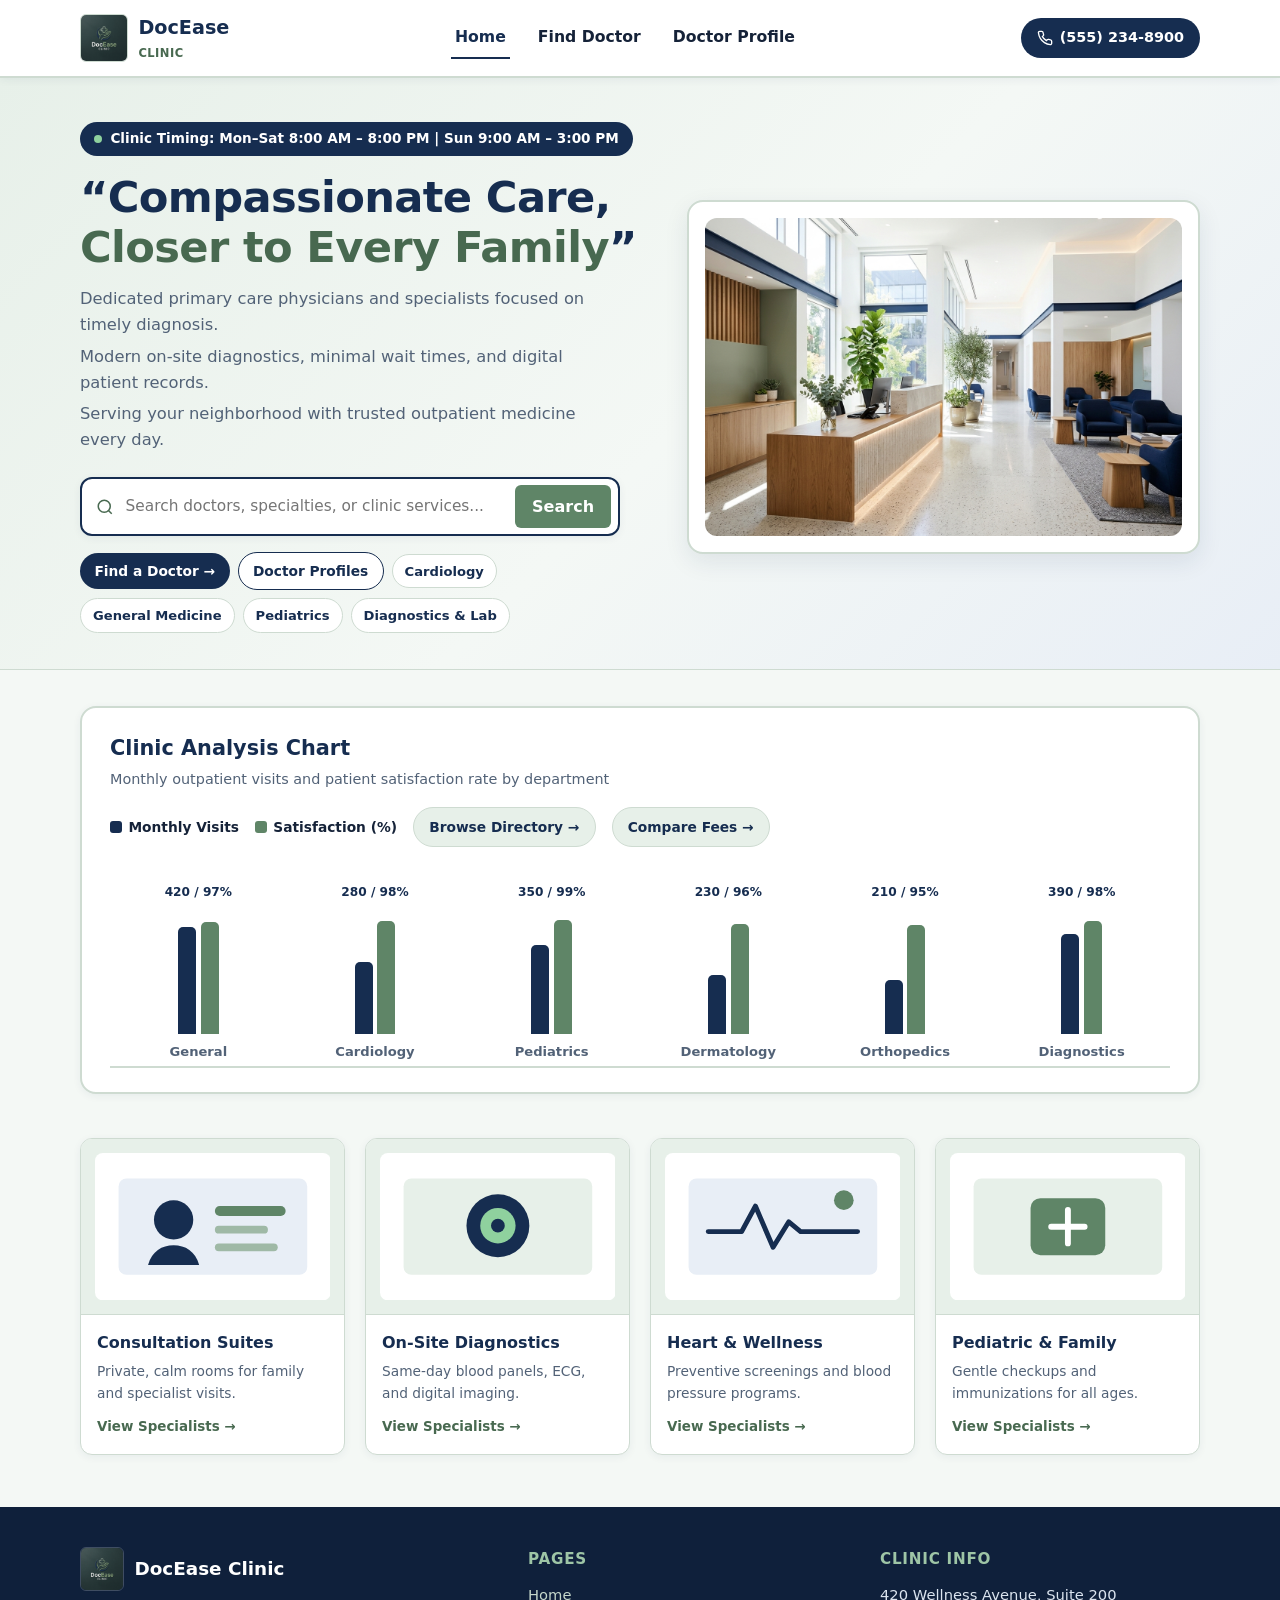
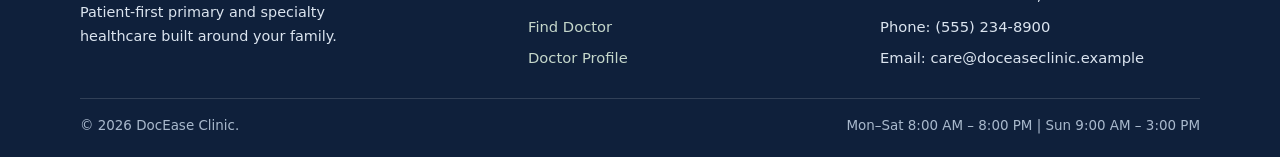
<file: index.html>
<!DOCTYPE html>
<html lang="en">
<head>
  <meta charset="UTF-8">
  <meta name="viewport" content="width=device-width, initial-scale=1.0">
  <title>DocEase Clinic | Home</title>
  <meta name="description" content="DocEase Clinic — compassionate care, clinic timings, live search, clinic analysis, and modern outpatient facilities.">
  <link rel="icon" type="image/jpeg" href="images/logo.jpg">
  <link rel="stylesheet" href="css/styles.css">
</head>
<body>
  <a class="skip-link" href="#main-content">Skip to main content</a>

  <!-- Header: Logo/Name (Left) | Home, FindDoctor, Doctor Profile (Center) | Phone No. (Right) -->
  <header class="site-header">
    <div class="container nav-wrapper">
      <a class="brand" href="index.html">
        <img class="brand__logo" src="images/logo.jpg" alt="DocEase Clinic logo">
        <span>
          DocEase
          <span class="brand__sub">Clinic</span>
        </span>
      </a>

      <button class="nav-toggle" id="navToggle" type="button" aria-expanded="false" aria-controls="navMenu" aria-label="Toggle navigation menu">
        Menu
      </button>

      <nav class="nav-center" aria-label="Primary navigation">
        <ul class="nav-menu" id="navMenu">
          <li><a class="nav-link is-active" href="index.html" aria-current="page">Home</a></li>
          <li><a class="nav-link" href="finddoctor.html">Find Doctor</a></li>
          <li><a class="nav-link" href="doctorprofile.html">Doctor Profile</a></li>
        </ul>
      </nav>

      <a class="nav-phone" href="tel:+15552348900" aria-label="Call clinic phone number">
        <svg width="16" height="16" viewBox="0 0 24 24" fill="none" stroke="currentColor" stroke-width="2" aria-hidden="true">
          <path d="M22 16.92v3a2 2 0 0 1-2.18 2 19.79 19.79 0 0 1-8.63-3.07 19.5 19.5 0 0 1-6-6 19.79 19.79 0 0 1-3.07-8.67A2 2 0 0 1 4.11 2h3a2 2 0 0 1 2 1.72 12.84 12.84 0 0 0 .7 2.81 2 2 0 0 1-.45 2.11L8.09 9.91a16 16 0 0 0 6 6l1.27-1.27a2 2 0 0 1 2.11-.45 12.84 12.84 0 0 0 2.81.7A2 2 0 0 1 22 16.92z"/>
        </svg>
        (555) 234-8900
      </a>
    </div>
  </header>

  <main id="main-content">
    <!-- Hero: Left (Clinic timing, Quote/Line, Search bar) | Right (IMG) -->
    <section class="hero">
      <div class="container hero__grid">
        <div>
          <div class="clinic-timing-pill">
            <span class="clinic-timing-pill__dot" aria-hidden="true"></span>
            <span>Clinic Timing: Mon–Sat 8:00 AM – 8:00 PM | Sun 9:00 AM – 3:00 PM</span>
          </div>

          <h1 class="hero__quote">
            &ldquo;Compassionate Care, <span>Closer to Every Family</span>&rdquo;
          </h1>

          <div class="hero__lines">
            <p style="margin:0;">Dedicated primary care physicians and specialists focused on timely diagnosis.</p>
            <p style="margin:0;">Modern on-site diagnostics, minimal wait times, and digital patient records.</p>
            <p style="margin:0;">Serving your neighborhood with trusted outpatient medicine every day.</p>
          </div>

          <div class="search-wrapper">
            <form class="hero-search" id="homeSearchForm" role="search">
              <svg class="hero-search__icon" width="18" height="18" viewBox="0 0 24 24" fill="none" stroke="currentColor" stroke-width="2" aria-hidden="true">
                <circle cx="11" cy="11" r="8"></circle>
                <line x1="21" y1="21" x2="16.65" y2="16.65"></line>
              </svg>
              <label class="sr-only" for="homeSearchInput">Search doctors or departments</label>
              <input
                class="hero-search__input"
                type="search"
                id="homeSearchInput"
                placeholder="Search doctors, specialties, or clinic services..."
                autocomplete="off"
              >
              <button type="submit" class="hero-search__btn">Search</button>
            </form>
            <div class="search-results" id="homeSearchResults" hidden aria-live="polite"></div>
          </div>

          <div class="hero-quick-actions" aria-label="Quick directory shortcuts">
            <a class="hero-quick-btn" href="finddoctor.html">Find a Doctor &rarr;</a>
            <a class="hero-quick-btn hero-quick-btn--outline" href="doctorprofile.html">Doctor Profiles</a>
            <a class="hero-quick-chip" href="finddoctor.html?specialty=Cardiology">Cardiology</a>
            <a class="hero-quick-chip" href="finddoctor.html?specialty=General%20Medicine">General Medicine</a>
            <a class="hero-quick-chip" href="finddoctor.html?specialty=Pediatrics">Pediatrics</a>
            <a class="hero-quick-chip" href="finddoctor.html?specialty=Diagnostics%20%26%20Lab">Diagnostics &amp; Lab</a>
          </div>
        </div>

        <div class="hero-image-card">
          <img
            src="images/clinic-hero.jpg"
            alt="Bright reception and lounge area inside DocEase Clinic"
          >
        </div>
      </div>
    </section>

    <!-- Clinic Analysis Chart Band -->
    <section class="section">
      <div class="container">
        <div class="chart-panel">
          <div class="chart-panel__header">
            <div>
              <h2 class="chart-panel__title">Clinic Analysis Chart</h2>
              <p class="chart-panel__subtitle">Monthly outpatient visits and patient satisfaction rate by department</p>
            </div>
            <div class="chart-legend" aria-label="Chart legend">
              <span class="legend-item"><span class="legend-swatch legend-swatch--navy"></span>Monthly Visits</span>
              <span class="legend-item"><span class="legend-swatch legend-swatch--sage"></span>Satisfaction (%)</span>
              <a class="chart-panel__action" href="finddoctor.html">Browse Directory &rarr;</a>
              <a class="chart-panel__action chart-panel__action--navy" href="doctorprofile.html?compare=1">Compare Fees &rarr;</a>
            </div>
          </div>

          <div class="chart-bars" id="clinicAnalysisChart" aria-label="Department analysis bar chart"></div>
        </div>
      </div>
    </section>

    <!-- 4-Image Card Grid (Img 1 | Img 2 | Img 3 | Img 4) -->
    <section class="section" style="padding-top:0.5rem;">
      <div class="container">
        <div class="gallery-grid">
          <article class="gallery-card">
            <div class="gallery-card__img">
              <svg viewBox="0 0 240 150" width="100%" role="img" aria-label="Consultation Suites">
                <rect width="240" height="150" rx="8" fill="#ffffff"/>
                <rect x="24" y="26" width="192" height="98" rx="8" fill="#e8eef6"/>
                <circle cx="80" cy="68" r="20" fill="#162d50"/>
                <path d="M54 114c4-14 14-20 26-20s22 6 26 20" fill="#162d50"/>
                <rect x="122" y="54" width="72" height="10" rx="5" fill="#5f8567"/>
                <rect x="122" y="74" width="54" height="8" rx="4" fill="#9fb9a6"/>
                <rect x="122" y="92" width="64" height="8" rx="4" fill="#9fb9a6"/>
              </svg>
            </div>
            <div class="gallery-card__body">
              <h3 class="gallery-card__title">Consultation Suites</h3>
              <p class="gallery-card__caption">Private, calm rooms for family and specialist visits.</p>
              <a class="gallery-card__link" href="finddoctor.html?specialty=General%20Medicine">View Specialists &rarr;</a>
            </div>
          </article>

          <article class="gallery-card">
            <div class="gallery-card__img">
              <svg viewBox="0 0 240 150" width="100%" role="img" aria-label="Diagnostic Lab">
                <rect width="240" height="150" rx="8" fill="#ffffff"/>
                <rect x="24" y="26" width="192" height="98" rx="8" fill="#e7f0e9"/>
                <circle cx="120" cy="74" r="32" fill="#162d50"/>
                <circle cx="120" cy="74" r="18" fill="#8fd19e"/>
                <circle cx="120" cy="74" r="7" fill="#162d50"/>
              </svg>
            </div>
            <div class="gallery-card__body">
              <h3 class="gallery-card__title">On-Site Diagnostics</h3>
              <p class="gallery-card__caption">Same-day blood panels, ECG, and digital imaging.</p>
              <a class="gallery-card__link" href="finddoctor.html?specialty=Diagnostics%20%26%20Lab">View Specialists &rarr;</a>
            </div>
          </article>

          <article class="gallery-card">
            <div class="gallery-card__img">
              <svg viewBox="0 0 240 150" width="100%" role="img" aria-label="Cardiac Care">
                <rect width="240" height="150" rx="8" fill="#ffffff"/>
                <rect x="24" y="26" width="192" height="98" rx="8" fill="#e8eef6"/>
                <path d="M44 80h34l14-26 18 42 16-26 12 10h58" fill="none" stroke="#162d50" stroke-width="5" stroke-linecap="round" stroke-linejoin="round"/>
                <circle cx="182" cy="48" r="10" fill="#5f8567"/>
              </svg>
            </div>
            <div class="gallery-card__body">
              <h3 class="gallery-card__title">Heart &amp; Wellness</h3>
              <p class="gallery-card__caption">Preventive screenings and blood pressure programs.</p>
              <a class="gallery-card__link" href="finddoctor.html?specialty=Cardiology">View Specialists &rarr;</a>
            </div>
          </article>

          <article class="gallery-card">
            <div class="gallery-card__img">
              <svg viewBox="0 0 240 150" width="100%" role="img" aria-label="Pediatric Wing">
                <rect width="240" height="150" rx="8" fill="#ffffff"/>
                <rect x="24" y="26" width="192" height="98" rx="8" fill="#e7f0e9"/>
                <rect x="82" y="46" width="76" height="58" rx="10" fill="#5f8567"/>
                <path d="M120 58v34M103 75h34" stroke="#ffffff" stroke-width="6" stroke-linecap="round"/>
              </svg>
            </div>
            <div class="gallery-card__body">
              <h3 class="gallery-card__title">Pediatric &amp; Family</h3>
              <p class="gallery-card__caption">Gentle checkups and immunizations for all ages.</p>
              <a class="gallery-card__link" href="finddoctor.html?specialty=Pediatrics">View Specialists &rarr;</a>
            </div>
          </article>
        </div>
      </div>
    </section>
  </main>

  <!-- Footer: Logo/Name (Left) | 3 Link Lines (Center) | 3 Contact Lines (Right) -->
  <footer class="site-footer">
    <div class="container">
      <div class="footer-grid">
        <div>
          <div class="footer-brand">
            <img class="footer-brand__logo" src="images/logo.jpg" alt="DocEase Clinic logo">
            <span>DocEase Clinic</span>
          </div>
          <p style="margin:0;font-size:0.9rem;max-width:300px;">
            Patient-first primary and specialty healthcare built around your family.
          </p>
        </div>

        <div>
          <h3 class="footer-heading">Pages</h3>
          <ul class="footer-lines">
            <li><a href="index.html">Home</a></li>
            <li><a href="finddoctor.html">Find Doctor</a></li>
            <li><a href="doctorprofile.html">Doctor Profile</a></li>
          </ul>
        </div>

        <div>
          <h3 class="footer-heading">Clinic Info</h3>
          <ul class="footer-lines">
            <li>420 Wellness Avenue, Suite 200</li>
            <li>Phone: (555) 234-8900</li>
            <li>Email: care@doceaseclinic.example</li>
          </ul>
        </div>
      </div>

      <div class="footer-bottom">
        <span>&copy; <span id="currentYear">2026</span> DocEase Clinic.</span>
        <span>Mon–Sat 8:00 AM – 8:00 PM | Sun 9:00 AM – 3:00 PM</span>
      </div>
    </div>
  </footer>

  <script src="js/data.js"></script>
  <script src="js/main.js"></script>
</body>
</html>
</file>
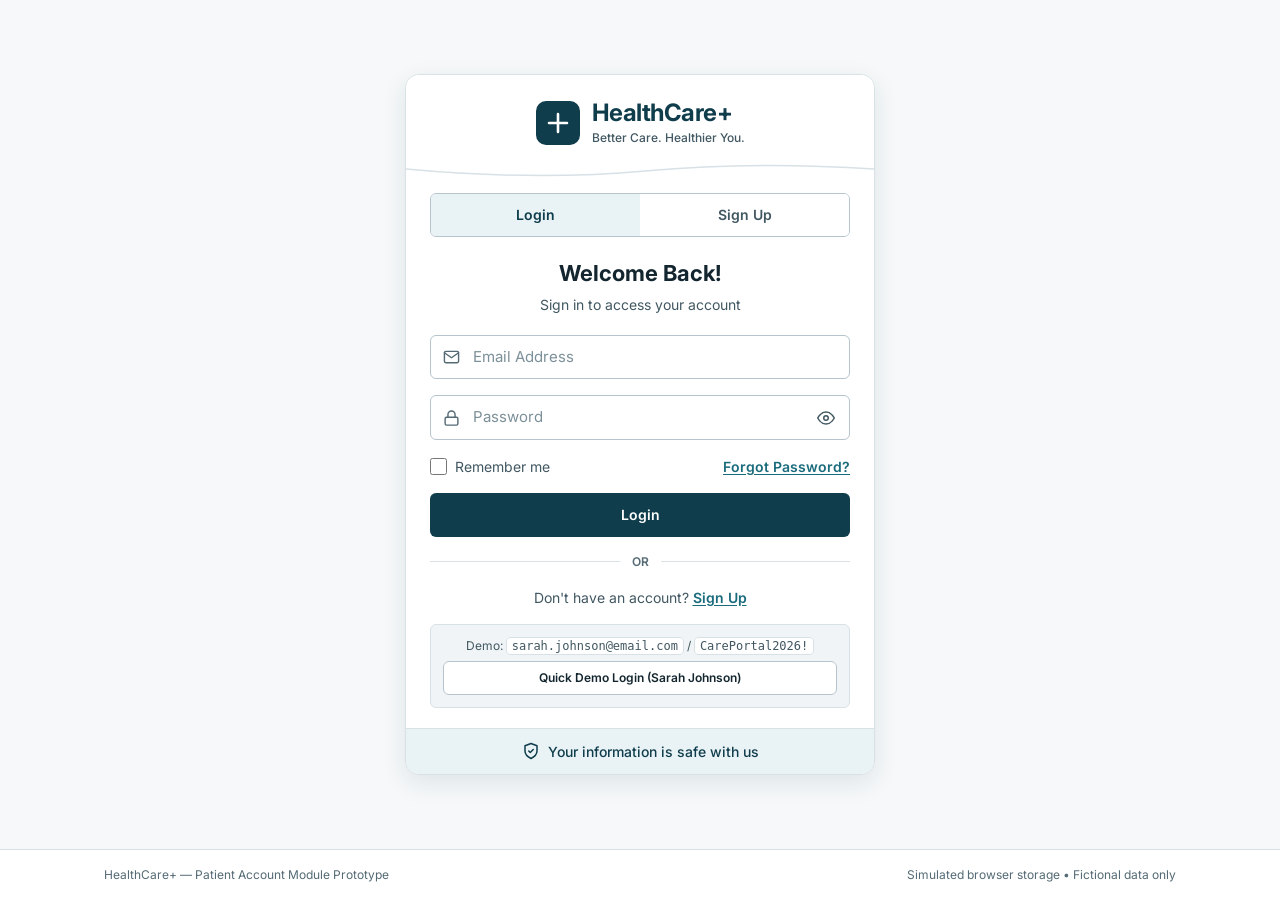
<file: ICT_project/index.html>
<!DOCTYPE html>
<html lang="en">
<head>
  <meta charset="UTF-8" />
  <meta name="viewport" content="width=device-width, initial-scale=1.0" />
  <title>Login / Sign Up — HealthCare+ Patient Portal</title>
  <link rel="icon" type="image/svg+xml" href="data:image/svg+xml,%3Csvg xmlns='http://www.w3.org/2000/svg' viewBox='0 0 32 32'%3E%3Crect width='32' height='32' rx='8' fill='%230f3d4c'/%3E%3Cpath d='M16 7v18M7 16h18' stroke='%23ffffff' stroke-width='3.2' stroke-linecap='round'/%3E%3C/svg%3E" />
  <link rel="preconnect" href="https://fonts.googleapis.com" />
  <link rel="preconnect" href="https://fonts.gstatic.com" crossorigin />
  <link href="https://fonts.googleapis.com/css2?family=Inter:wght@400;500;600;700&display=swap" rel="stylesheet" media="print" onload="this.media='all'" />
  <link rel="stylesheet" href="css/tokens.css" />
  <link rel="stylesheet" href="css/components.css" />
  <link rel="stylesheet" href="css/pages.css" />
</head>
<body>
  <a class="skip-link" href="#auth-main">Skip to sign in form</a>

  <main id="auth-main" class="auth-main">
    <div class="auth-centered-wrap">
      <section class="auth-card" aria-label="HealthCare+ patient authentication">
        <!-- Brand Header matching Wireframe -->
        <div class="auth-card-brand">
          <div class="auth-logo-lockup">
            <div class="auth-logo-mark" aria-hidden="true">
              <svg width="24" height="24" viewBox="0 0 24 24" fill="none" stroke="currentColor" stroke-width="2.6" stroke-linecap="round" stroke-linejoin="round">
                <path d="M12 3v18M3 12h18" />
              </svg>
            </div>
            <div>
              <h1 class="auth-brand-title">HealthCare+</h1>
              <p class="auth-brand-tagline">Better Care. Healthier You.</p>
            </div>
          </div>
        </div>

        <!-- Subtle Calm Curve Divider -->
        <svg class="auth-wave-divider" viewBox="0 0 470 22" preserveAspectRatio="none" aria-hidden="true">
          <path d="M0 10 Q 130 22, 240 12 T 470 10" fill="none" stroke="#d8e1e6" stroke-width="1.5" />
        </svg>

        <div class="auth-card-body">
          <!-- Existing Session Notice (shown only if already signed in) -->
          <div id="existing-session-banner" class="alert alert-info" hidden>
            <div>
              <strong>Already signed in:</strong> Active session for <span id="existing-session-name"></span>.
              <div style="margin-top: 8px; display: flex; gap: 10px; flex-wrap: wrap;">
                <a href="dashboard.html" class="btn btn-primary btn-sm">Go to Dashboard</a>
                <button type="button" id="existing-session-logout" class="btn btn-secondary btn-sm">Logout</button>
              </div>
            </div>
          </div>

          <!-- Login / Sign Up Tabs -->
          <div class="auth-tabs" role="tablist" aria-label="Authentication mode">
            <button
              type="button"
              id="tab-login"
              class="auth-tab is-active"
              role="tab"
              aria-selected="true"
              aria-controls="panel-login"
            >
              Login
            </button>
            <button
              type="button"
              id="tab-signup"
              class="auth-tab"
              role="tab"
              aria-selected="false"
              aria-controls="panel-signup"
            >
              Sign Up
            </button>
          </div>

          <!-- Global Form Feedback Alert -->
          <div id="auth-feedback" class="alert" role="status" aria-live="polite" hidden></div>

          <!-- Panel 1: Login -->
          <div id="panel-login" class="auth-panel" role="tabpanel" aria-labelledby="tab-login">
            <h2 class="auth-form-title">Welcome Back!</h2>
            <p class="auth-form-subtitle">Sign in to access your account</p>

            <form id="login-form" novalidate>
              <div class="form-group">
                <label class="sr-only" for="login-email">Email Address</label>
                <div class="input-wrap">
                  <span class="input-icon" aria-hidden="true">
                    <svg width="17" height="17" viewBox="0 0 24 24" fill="none" stroke="currentColor" stroke-width="2" stroke-linecap="round" stroke-linejoin="round">
                      <rect x="2" y="4" width="20" height="16" rx="2" />
                      <path d="M22 6l-10 7L2 6" />
                    </svg>
                  </span>
                  <input
                    id="login-email"
                    name="email"
                    type="email"
                    class="form-control has-leading-icon"
                    autocomplete="email"
                    placeholder="Email Address"
                    aria-describedby="login-email-error"
                    required
                  />
                </div>
                <div id="login-email-error" class="field-error" role="alert"></div>
              </div>

              <div class="form-group">
                <label class="sr-only" for="login-password">Password</label>
                <div class="input-wrap">
                  <span class="input-icon" aria-hidden="true">
                    <svg width="17" height="17" viewBox="0 0 24 24" fill="none" stroke="currentColor" stroke-width="2" stroke-linecap="round" stroke-linejoin="round">
                      <rect x="3" y="11" width="18" height="11" rx="2" ry="2" />
                      <path d="M7 11V7a5 5 0 0 1 10 0v4" />
                    </svg>
                  </span>
                  <input
                    id="login-password"
                    name="password"
                    type="password"
                    class="form-control has-leading-icon has-toggle"
                    autocomplete="current-password"
                    placeholder="Password"
                    aria-describedby="login-password-error"
                    required
                  />
                  <button
                    type="button"
                    class="password-toggle"
                    data-toggle-password="login-password"
                    aria-label="Show password"
                    aria-pressed="false"
                  ></button>
                </div>
                <div id="login-password-error" class="field-error" role="alert"></div>
              </div>

              <div class="form-row-between">
                <label class="checkbox-row" for="login-remember">
                  <input id="login-remember" name="remember" type="checkbox" />
                  <span>Remember me</span>
                </label>
                <button type="button" id="forgot-password-btn" class="btn-link">
                  Forgot Password?
                </button>
              </div>

              <button type="submit" id="login-submit-btn" class="btn btn-primary btn-block">
                Login
              </button>
            </form>

            <div class="auth-or-divider" aria-hidden="true">OR</div>

            <p class="auth-switch-prompt">
              Don't have an account?
              <button type="button" id="switch-to-signup" class="btn-link">Sign Up</button>
            </p>

            <!-- Compact Instant Demo Access -->
            <div class="demo-strip" aria-label="Demo account access">
              <div style="margin-bottom: 6px;">
                Demo: <code>sarah.johnson@email.com</code> / <code>CarePortal2026!</code>
              </div>
              <button type="button" id="demo-login-btn" class="btn btn-secondary btn-sm btn-block">
                Quick Demo Login (Sarah Johnson)
              </button>
            </div>
          </div>

          <!-- Panel 2: Sign Up -->
          <div id="panel-signup" class="auth-panel" role="tabpanel" aria-labelledby="tab-signup" hidden>
            <h2 class="auth-form-title">Create Account</h2>
            <p class="auth-form-subtitle">Set up your simulated patient account</p>

            <form id="signup-form" novalidate>
              <div class="form-group">
                <label class="form-label" for="signup-name">
                  Full Name <span class="required-mark" aria-hidden="true">*</span>
                </label>
                <input
                  id="signup-name"
                  name="fullName"
                  type="text"
                  class="form-control"
                  autocomplete="name"
                  placeholder="e.g., Jordan Taylor"
                  aria-describedby="signup-name-error"
                  required
                />
                <div id="signup-name-error" class="field-error" role="alert"></div>
              </div>

              <div class="form-grid-2">
                <div class="form-group">
                  <label class="form-label" for="signup-email">
                    Email Address <span class="required-mark" aria-hidden="true">*</span>
                  </label>
                  <input
                    id="signup-email"
                    name="email"
                    type="email"
                    class="form-control"
                    autocomplete="email"
                    placeholder="name@email.com"
                    aria-describedby="signup-email-error"
                    required
                  />
                  <div id="signup-email-error" class="field-error" role="alert"></div>
                </div>

                <div class="form-group">
                  <label class="form-label" for="signup-phone">
                    Phone Number <span class="required-mark" aria-hidden="true">*</span>
                  </label>
                  <input
                    id="signup-phone"
                    name="phone"
                    type="tel"
                    class="form-control"
                    autocomplete="tel"
                    placeholder="+1 (555) 123-4567"
                    aria-describedby="signup-phone-error"
                    required
                  />
                  <div id="signup-phone-error" class="field-error" role="alert"></div>
                </div>
              </div>

              <div class="form-group">
                <label class="form-label" for="signup-password">
                  Password <span class="required-mark" aria-hidden="true">*</span>
                </label>
                <div class="input-wrap">
                  <input
                    id="signup-password"
                    name="password"
                    type="password"
                    class="form-control has-toggle"
                    autocomplete="new-password"
                    placeholder="Create a strong password"
                    aria-describedby="password-requirements signup-password-error"
                    required
                  />
                  <button
                    type="button"
                    class="password-toggle"
                    data-toggle-password="signup-password"
                    aria-label="Show password"
                    aria-pressed="false"
                  ></button>
                </div>

                <ul id="password-requirements" class="password-rules" aria-label="Password requirements">
                  <li class="password-rule" data-rule="length">
                    <span class="rule-icon" aria-hidden="true"></span> 8+ characters
                  </li>
                  <li class="password-rule" data-rule="upper">
                    <span class="rule-icon" aria-hidden="true"></span> 1 uppercase
                  </li>
                  <li class="password-rule" data-rule="lower">
                    <span class="rule-icon" aria-hidden="true"></span> 1 lowercase
                  </li>
                  <li class="password-rule" data-rule="number">
                    <span class="rule-icon" aria-hidden="true"></span> 1 number
                  </li>
                </ul>
                <div id="signup-password-error" class="field-error" role="alert"></div>
              </div>

              <div class="form-group">
                <label class="form-label" for="signup-confirm">
                  Confirm Password <span class="required-mark" aria-hidden="true">*</span>
                </label>
                <div class="input-wrap">
                  <input
                    id="signup-confirm"
                    name="confirmPassword"
                    type="password"
                    class="form-control has-toggle"
                    autocomplete="new-password"
                    placeholder="Re-enter your password"
                    aria-describedby="signup-confirm-error"
                    required
                  />
                  <button
                    type="button"
                    class="password-toggle"
                    data-toggle-password="signup-confirm"
                    aria-label="Show password"
                    aria-pressed="false"
                  ></button>
                </div>
                <div id="signup-confirm-error" class="field-error" role="alert"></div>
              </div>

              <div class="form-group">
                <label class="checkbox-row" for="signup-terms">
                  <input
                    id="signup-terms"
                    name="terms"
                    type="checkbox"
                    aria-describedby="signup-terms-error"
                    required
                  />
                  <span>
                    I agree to the
                    <button type="button" id="view-terms-btn" class="btn-link">Terms &amp; Privacy Notice</button>
                    (Prototype).
                  </span>
                </label>
                <div id="signup-terms-error" class="field-error" role="alert"></div>
              </div>

              <button type="submit" id="signup-submit-btn" class="btn btn-primary btn-block">
                Create Account
              </button>
            </form>

            <p class="auth-switch-prompt" style="margin-top: var(--space-4); margin-bottom: 0;">
              Already have an account?
              <button type="button" id="switch-to-login" class="btn-link">Login</button>
            </p>
          </div>
        </div>

        <!-- Bottom Safety Reassurance Bar matching Wireframe -->
        <div class="auth-safe-footer">
          <svg width="18" height="18" viewBox="0 0 24 24" fill="none" stroke="currentColor" stroke-width="2" stroke-linecap="round" stroke-linejoin="round" aria-hidden="true">
            <path d="M12 22s8-4 8-10V5l-8-3-8 3v7c0 6 8 10 8 10z" />
            <path d="M9 12l2 2 4-4" />
          </svg>
          <span>Your information is safe with us</span>
        </div>
      </section>
    </div>
  </main>

  <footer class="site-footer">
    <div class="container footer-inner">
      <span>HealthCare+ — Patient Account Module Prototype</span>
      <span>Simulated browser storage • Fictional data only</span>
    </div>
  </footer>

  <script src="js/store.js" defer></script>
  <script src="js/ui.js" defer></script>
  <script src="js/auth.js" defer></script>
</body>
</html>
</file>
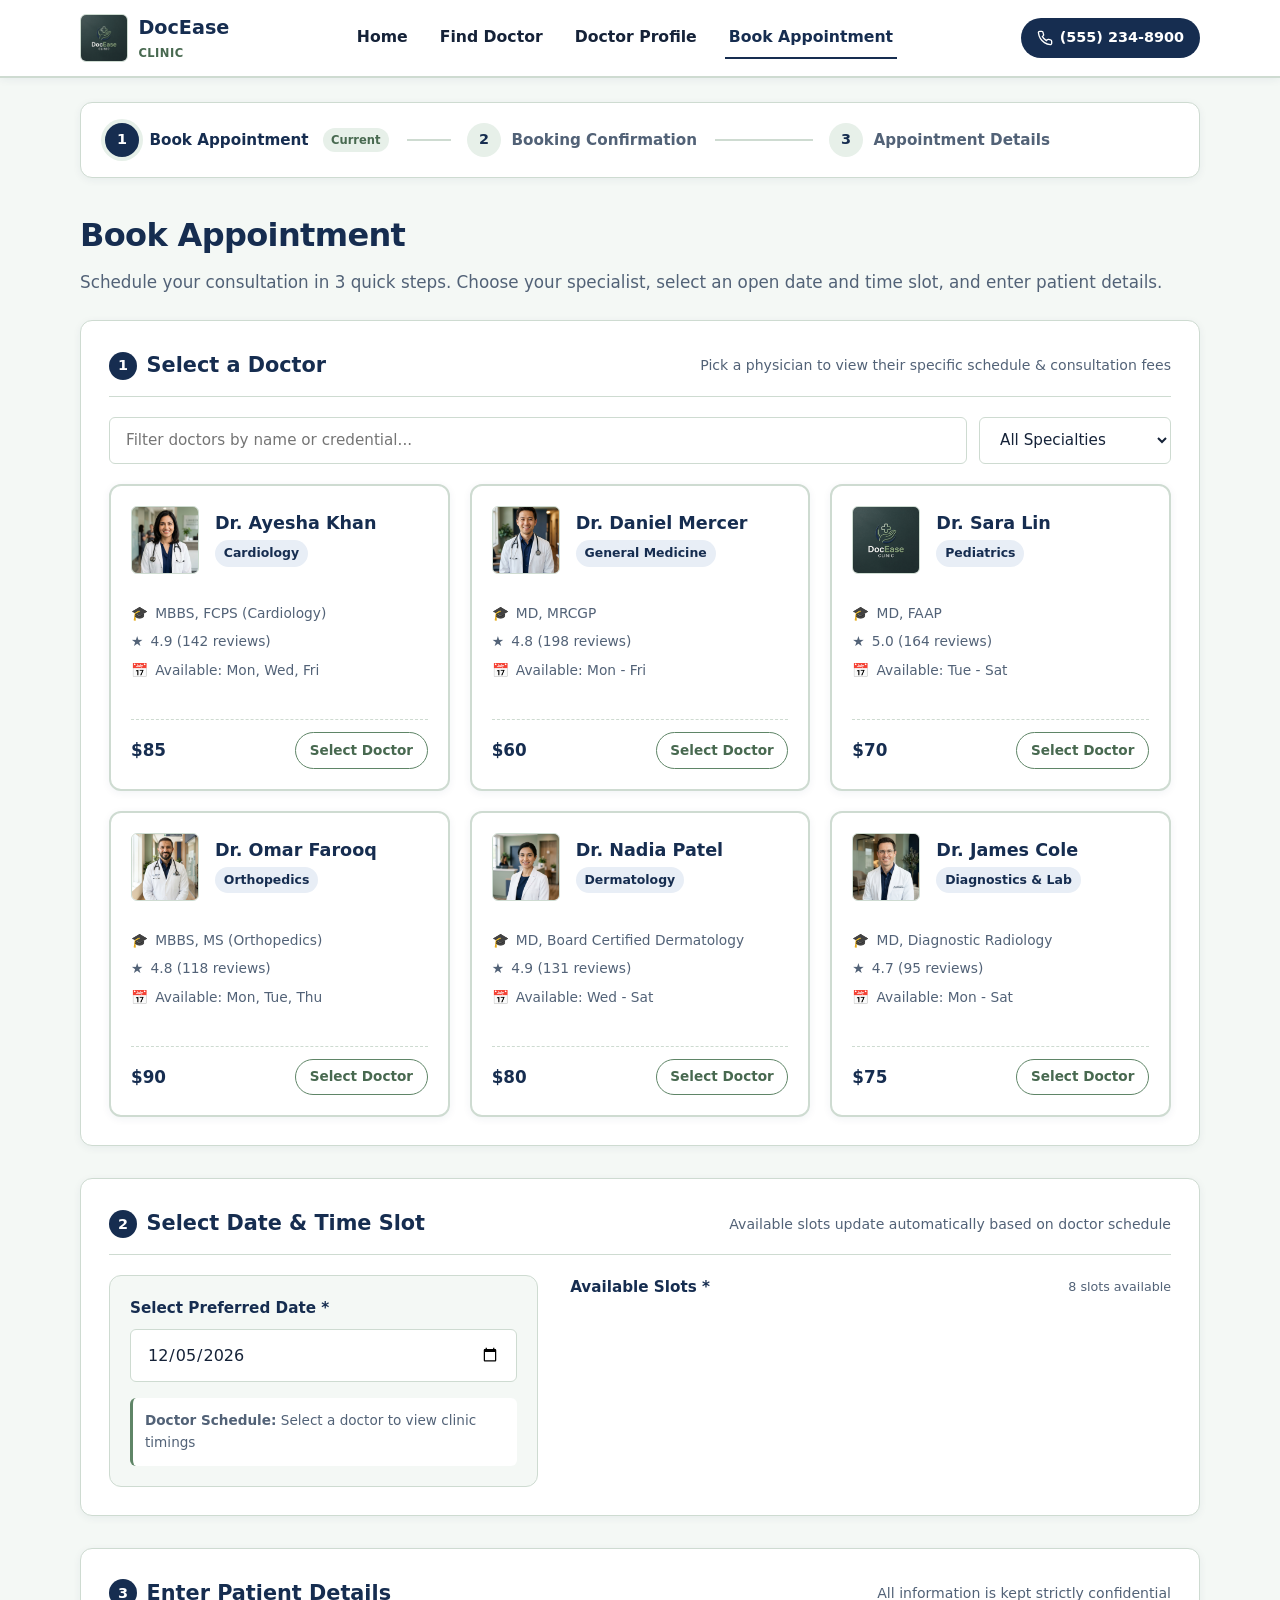
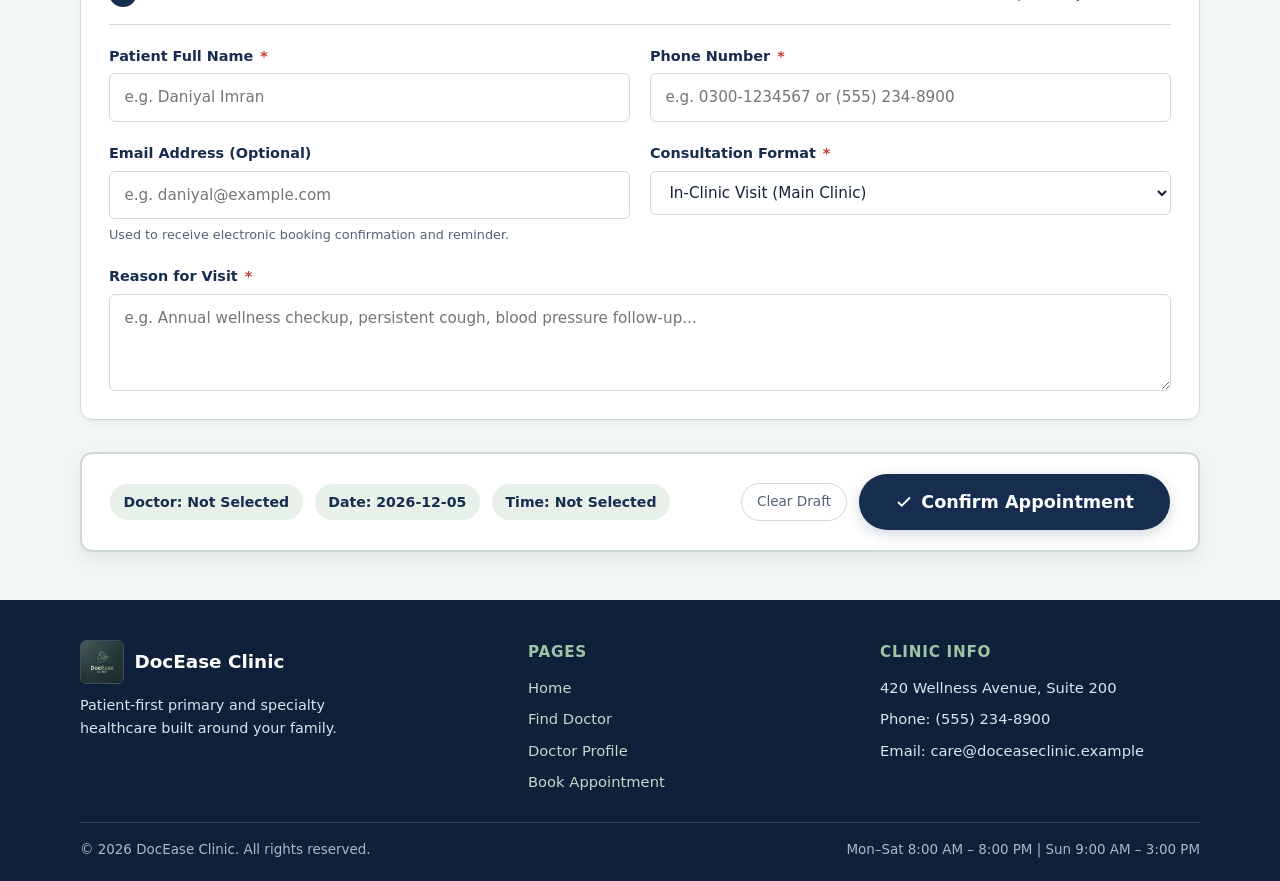
<file: book-appointment.html>
<!DOCTYPE html>
<html lang="en">
<head>
  <meta charset="UTF-8">
  <meta name="viewport" content="width=device-width, initial-scale=1.0">
  <title>DocEase Clinic | Book Appointment</title>
  <meta name="description" content="Book an in-clinic or video consultation appointment with DocEase Clinic doctors. Choose your specialist, pick an available slot, and confirm in minutes.">
  <link rel="icon" type="image/jpeg" href="images/logo.jpg">
  <link rel="stylesheet" href="css/styles.css">
  <link rel="stylesheet" href="css/booking.css">
</head>
<body>
  <a class="skip-link" href="#main-content">Skip to main content</a>

  <!-- Header: Shared DocEase Navbar -->
  <header class="site-header">
    <div class="container nav-wrapper">
      <a class="brand" href="index.html">
        <img class="brand__logo" src="images/logo.jpg" alt="DocEase Clinic logo">
        <span>
          DocEase
          <span class="brand__sub">Clinic</span>
        </span>
      </a>

      <button class="nav-toggle" id="navToggle" type="button" aria-expanded="false" aria-controls="navMenu" aria-label="Toggle navigation menu">
        Menu
      </button>

      <nav class="nav-center" aria-label="Primary navigation">
        <ul class="nav-menu" id="navMenu">
          <li><a class="nav-link" href="index.html">Home</a></li>
          <li><a class="nav-link" href="finddoctor.html">Find Doctor</a></li>
          <li><a class="nav-link" href="doctorprofile.html">Doctor Profile</a></li>
          <li><a class="nav-link is-active" href="book-appointment.html" aria-current="page">Book Appointment</a></li>
        </ul>
      </nav>

      <a class="nav-phone" href="tel:+15552348900" aria-label="Call clinic phone number">
        <svg width="16" height="16" viewBox="0 0 24 24" fill="none" stroke="currentColor" stroke-width="2" aria-hidden="true">
          <path d="M22 16.92v3a2 2 0 0 1-2.18 2 19.79 19.79 0 0 1-8.63-3.07 19.5 19.5 0 0 1-6-6 19.79 19.79 0 0 1-3.07-8.67A2 2 0 0 1 4.11 2h3a2 2 0 0 1 2 1.72 12.84 12.84 0 0 0 .7 2.81 2 2 0 0 1-.45 2.11L8.09 9.91a16 16 0 0 0 6 6l1.27-1.27a2 2 0 0 1 2.11-.45 12.84 12.84 0 0 0 2.81.7A2 2 0 0 1 22 16.92z"/>
        </svg>
        (555) 234-8900
      </a>
    </div>
  </header>

  <main id="main-content">
    <div class="container">

      <!-- Breadcrumbs & Step Progress Bar (Matches Wireframe Navigation) -->
      <nav class="booking-steps-wrapper" aria-label="Appointment booking steps">
        <ol class="booking-steps">
          <li class="booking-step-item is-active" aria-current="step">
            <span class="booking-step-number">1</span>
            <span>Book Appointment</span>
            <span class="booking-step-tag">Current</span>
          </li>
          <li class="booking-step-item">
            <span class="booking-step-number">2</span>
            <span>Booking Confirmation</span>
          </li>
          <li class="booking-step-item">
            <span class="booking-step-number">3</span>
            <span>Appointment Details</span>
          </li>
        </ol>
      </nav>

      <!-- Main Heading -->
      <h1 class="booking-page-title">Book Appointment</h1>
      <p class="booking-page-subtitle">
        Schedule your consultation in 3 quick steps. Choose your specialist, select an open date and time slot, and enter patient details.
      </p>

      <!-- Alert Notification Banner (for submission feedback or errors) -->
      <div id="bookingAlert" class="booking-alert-toast" role="alert" aria-live="assertive">
        <span id="bookingAlertText"></span>
      </div>

      <form id="appointmentBookingForm" novalidate>

        <!-- ================================================================
             SECTION 1: Select a Doctor
             ================================================================ -->
        <section class="booking-section" id="sectionDoctor" aria-labelledby="headingDoctor">
          <div class="booking-section-header">
            <h2 class="booking-section-title" id="headingDoctor">
              <span class="section-number-badge" aria-hidden="true">1</span>
              Select a Doctor
            </h2>
            <span class="booking-section-tip">Pick a physician to view their specific schedule &amp; consultation fees</span>
          </div>

          <!-- Doctor Filter and Search Bar -->
          <div class="doctor-search-bar">
            <label class="sr-only" for="doctorSearchInput">Search doctor by name or specialty</label>
            <input
              type="search"
              id="doctorSearchInput"
              class="doctor-search-input"
              placeholder="Filter doctors by name or credential..."
              autocomplete="off"
            >
            <label class="sr-only" for="doctorSpecialtyFilter">Filter by specialty</label>
            <select id="doctorSpecialtyFilter" class="doctor-filter-select">
              <option value="all">All Specialties</option>
              <option value="Cardiology">Cardiology</option>
              <option value="General Medicine">General Medicine</option>
              <option value="Pediatrics">Pediatrics</option>
              <option value="Orthopedics">Orthopedics</option>
              <option value="Dermatology">Dermatology</option>
              <option value="Diagnostics &amp; Lab">Diagnostics &amp; Lab</option>
            </select>
          </div>

          <!-- Doctor Cards Container (populated by js/booking.js) -->
          <div
            id="doctorsContainer"
            class="doctors-cards-grid"
            role="radiogroup"
            aria-labelledby="headingDoctor"
          >
            <!-- Rendered dynamically from window.CLINIC_DATA.doctors -->
          </div>

          <div id="doctorSelectionError" class="field-error-msg" role="alert">
            Please choose a doctor before continuing.
          </div>
        </section>

        <!-- ================================================================
             SECTION 2: Select Date & Time Slot
             ================================================================ -->
        <section class="booking-section" id="sectionDateTime" aria-labelledby="headingDateTime">
          <div class="booking-section-header">
            <h2 class="booking-section-title" id="headingDateTime">
              <span class="section-number-badge" aria-hidden="true">2</span>
              Select Date &amp; Time Slot
            </h2>
            <span class="booking-section-tip">Available slots update automatically based on doctor schedule</span>
          </div>

          <div class="datetime-container">
            <!-- Left: Date Picker -->
            <div class="date-picker-box">
              <label for="appointmentDate">Select Preferred Date <span class="required-star">*</span></label>
              <input
                type="date"
                id="appointmentDate"
                class="date-input"
                required
                aria-describedby="doctorScheduleHelp"
              >
              <div id="dateError" class="field-error-msg" role="alert">
                Please select a valid future date.
              </div>

              <div class="doctor-availability-info" id="doctorScheduleHelp">
                <strong>Doctor Schedule:</strong>
                <span id="selectedDoctorScheduleText">Select a doctor to view clinic timings</span>
              </div>
            </div>

            <!-- Right: Time Slots -->
            <div class="slots-box">
              <div class="slots-box__title">
                <span>Available Slots <span class="required-star">*</span></span>
                <small id="slotCountLabel" style="font-weight:400;color:var(--color-text-muted);">8 slots available</small>
              </div>

              <div
                id="slotsGrid"
                class="slots-grid"
                role="radiogroup"
                aria-label="Available appointment time slots"
              >
                <!-- Time slot buttons populated by js/booking.js -->
              </div>

              <div id="slotError" class="field-error-msg" role="alert">
                Please select an available time slot.
              </div>

              <!-- Inline feedback message for booked/unavailable slots -->
              <div
                id="slotNotification"
                class="slot-notification-banner slot-notification-banner--warning"
                role="status"
                aria-live="polite"
              ></div>
            </div>
          </div>
        </section>

        <!-- ================================================================
             SECTION 3: Enter Patient Details
             ================================================================ -->
        <section class="booking-section" id="sectionPatient" aria-labelledby="headingPatient">
          <div class="booking-section-header">
            <h2 class="booking-section-title" id="headingPatient">
              <span class="section-number-badge" aria-hidden="true">3</span>
              Enter Patient Details
            </h2>
            <span class="booking-section-tip">All information is kept strictly confidential</span>
          </div>

          <div class="patient-form-grid">
            <!-- Full Name (Matching wireframe sketch placeholder: e.g. Daniyal Imran) -->
            <div class="form-group">
              <label for="patientFullName">Patient Full Name <span class="required-star">*</span></label>
              <input
                type="text"
                id="patientFullName"
                class="form-input"
                placeholder="e.g. Daniyal Imran"
                required
                autocomplete="name"
              >
              <div id="nameError" class="field-error-msg" role="alert">
                Please enter the patient's full name (at least 2 letters).
              </div>
            </div>

            <!-- Phone Number -->
            <div class="form-group">
              <label for="patientPhone">Phone Number <span class="required-star">*</span></label>
              <input
                type="tel"
                id="patientPhone"
                class="form-input"
                placeholder="e.g. 0300-1234567 or (555) 234-8900"
                required
                autocomplete="tel"
              >
              <div id="phoneError" class="field-error-msg" role="alert">
                Please enter a valid contact phone number (min 7 digits).
              </div>
            </div>

            <!-- Email Address (Optional for booking pass) -->
            <div class="form-group">
              <label for="patientEmail">Email Address (Optional)</label>
              <input
                type="email"
                id="patientEmail"
                class="form-input"
                placeholder="e.g. daniyal@example.com"
                autocomplete="email"
              >
              <span class="form-hint">Used to receive electronic booking confirmation and reminder.</span>
            </div>

            <!-- Visit Format Selector -->
            <div class="form-group">
              <label for="visitFormat">Consultation Format <span class="required-star">*</span></label>
              <select id="visitFormat" class="form-select" required>
                <option value="In-Clinic Visit">In-Clinic Visit (Main Clinic)</option>
                <option value="Video Consultation">Video Consultation (Telehealth)</option>
              </select>
            </div>

            <!-- Reason for visit (Matching wireframe sketch) -->
            <div class="form-group full-width">
              <label for="patientReason">Reason for Visit <span class="required-star">*</span></label>
              <textarea
                id="patientReason"
                class="form-textarea"
                rows="3"
                placeholder="e.g. Annual wellness checkup, persistent cough, blood pressure follow-up..."
                required
              ></textarea>
              <div id="reasonError" class="field-error-msg" role="alert">
                Please describe the primary reason for your visit (min 5 characters).
              </div>
            </div>
          </div>
        </section>

        <!-- ================================================================
             Summary & Action Bar
             ================================================================ -->
        <div class="booking-action-bar">
          <div class="booking-summary-chips" aria-label="Current booking selection summary">
            <span class="summary-pill" id="summaryDoctorChip">Doctor: Not Selected</span>
            <span class="summary-pill" id="summaryDateChip">Date: Not Selected</span>
            <span class="summary-pill" id="summaryTimeChip">Time: Not Selected</span>
          </div>

          <div style="display:flex; gap:0.75rem; align-items:center;">
            <button type="button" id="clearDraftBtn" class="btn-clear-draft">
              Clear Draft
            </button>
            <button type="submit" id="confirmAppointmentBtn" class="btn-confirm-appointment">
              <svg width="18" height="18" viewBox="0 0 24 24" fill="none" stroke="currentColor" stroke-width="2.5" aria-hidden="true">
                <polyline points="20 6 9 17 4 12"></polyline>
              </svg>
              Confirm Appointment
            </button>
          </div>
        </div>

      </form>
    </div>
  </main>

  <!-- Footer: Shared DocEase Footer -->
  <footer class="site-footer">
    <div class="container">
      <div class="footer-grid">
        <div>
          <div class="footer-brand">
            <img class="footer-brand__logo" src="images/logo.jpg" alt="DocEase Clinic logo">
            <span>DocEase Clinic</span>
          </div>
          <p style="margin:0;font-size:0.9rem;max-width:300px;">
            Patient-first primary and specialty healthcare built around your family.
          </p>
        </div>

        <div>
          <h3 class="footer-heading">Pages</h3>
          <ul class="footer-lines">
            <li><a href="index.html">Home</a></li>
            <li><a href="finddoctor.html">Find Doctor</a></li>
            <li><a href="doctorprofile.html">Doctor Profile</a></li>
            <li><a href="book-appointment.html">Book Appointment</a></li>
          </ul>
        </div>

        <div>
          <h3 class="footer-heading">Clinic Info</h3>
          <ul class="footer-lines">
            <li>420 Wellness Avenue, Suite 200</li>
            <li>Phone: (555) 234-8900</li>
            <li>Email: care@doceaseclinic.example</li>
          </ul>
        </div>
      </div>

      <div class="footer-bottom">
        <span>&copy; <span id="currentYear">2026</span> DocEase Clinic. All rights reserved.</span>
        <span>Mon–Sat 8:00 AM – 8:00 PM | Sun 9:00 AM – 3:00 PM</span>
      </div>
    </div>
  </footer>

  <!-- Scripts -->
  <script src="js/data.js"></script>
  <script src="js/main.js"></script>
  <script src="js/booking.js"></script>
</body>
</html>
</file>
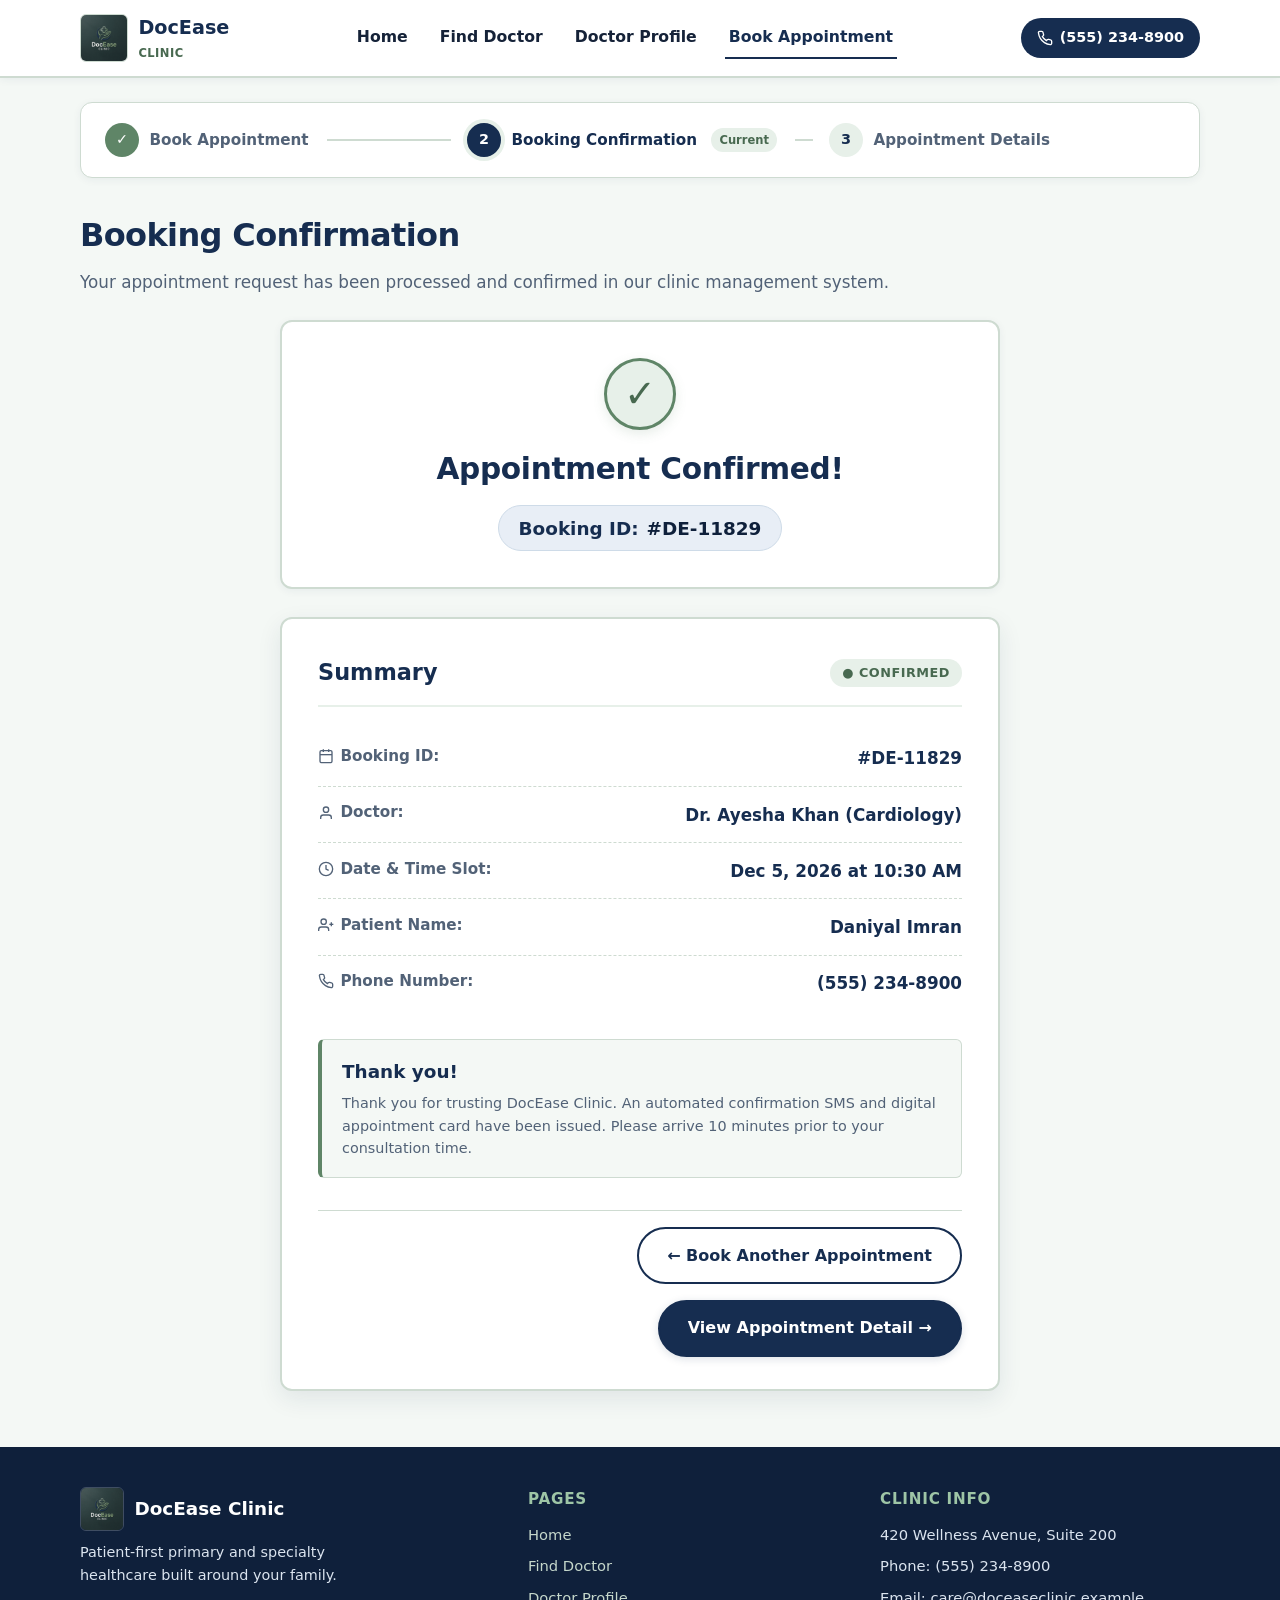
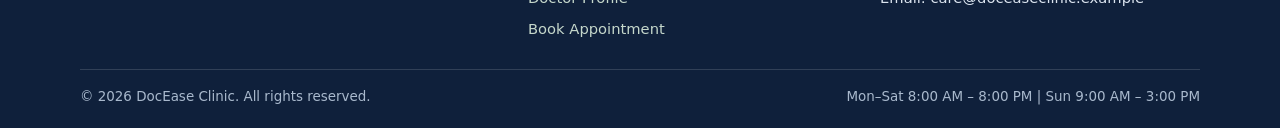
<file: booking-confirmation.html>
<!DOCTYPE html>
<html lang="en">
<head>
  <meta charset="UTF-8">
  <meta name="viewport" content="width=device-width, initial-scale=1.0">
  <title>DocEase Clinic | Booking Confirmation</title>
  <meta name="description" content="Your DocEase Clinic appointment has been confirmed. View your booking ID, doctor details, date and time slot, and patient summary.">
  <link rel="icon" type="image/jpeg" href="images/logo.jpg">
  <link rel="stylesheet" href="css/styles.css">
  <link rel="stylesheet" href="css/booking.css">
</head>
<body>
  <a class="skip-link" href="#main-content">Skip to main content</a>

  <!-- Header: Shared DocEase Navbar -->
  <header class="site-header">
    <div class="container nav-wrapper">
      <a class="brand" href="index.html">
        <img class="brand__logo" src="images/logo.jpg" alt="DocEase Clinic logo">
        <span>
          DocEase
          <span class="brand__sub">Clinic</span>
        </span>
      </a>

      <button class="nav-toggle" id="navToggle" type="button" aria-expanded="false" aria-controls="navMenu" aria-label="Toggle navigation menu">
        Menu
      </button>

      <nav class="nav-center" aria-label="Primary navigation">
        <ul class="nav-menu" id="navMenu">
          <li><a class="nav-link" href="index.html">Home</a></li>
          <li><a class="nav-link" href="finddoctor.html">Find Doctor</a></li>
          <li><a class="nav-link" href="doctorprofile.html">Doctor Profile</a></li>
          <li><a class="nav-link is-active" href="book-appointment.html" aria-current="page">Book Appointment</a></li>
        </ul>
      </nav>

      <a class="nav-phone" href="tel:+15552348900" aria-label="Call clinic phone number">
        <svg width="16" height="16" viewBox="0 0 24 24" fill="none" stroke="currentColor" stroke-width="2" aria-hidden="true">
          <path d="M22 16.92v3a2 2 0 0 1-2.18 2 19.79 19.79 0 0 1-8.63-3.07 19.5 19.5 0 0 1-6-6 19.79 19.79 0 0 1-3.07-8.67A2 2 0 0 1 4.11 2h3a2 2 0 0 1 2 1.72 12.84 12.84 0 0 0 .7 2.81 2 2 0 0 1-.45 2.11L8.09 9.91a16 16 0 0 0 6 6l1.27-1.27a2 2 0 0 1 2.11-.45 12.84 12.84 0 0 0 2.81.7A2 2 0 0 1 22 16.92z"/>
        </svg>
        (555) 234-8900
      </a>
    </div>
  </header>

  <main id="main-content">
    <div class="container">

      <!-- Breadcrumbs & Step Navigation (Matches Wireframe Navigation) -->
      <nav class="booking-steps-wrapper" aria-label="Appointment booking steps">
        <ol class="booking-steps">
          <li class="booking-step-item is-completed">
            <span class="booking-step-number">&#10003;</span>
            <a href="book-appointment.html" style="color:inherit;text-decoration:none;">Book Appointment</a>
          </li>
          <li class="booking-step-item is-active" aria-current="step">
            <span class="booking-step-number">2</span>
            <span>Booking Confirmation</span>
            <span class="booking-step-tag">Current</span>
          </li>
          <li class="booking-step-item">
            <span class="booking-step-number">3</span>
            <span>Appointment Details</span>
          </li>
        </ol>
      </nav>

      <!-- Main Heading (Matches Wireframe: Booking Confirmation) -->
      <h1 class="booking-page-title">Booking Confirmation</h1>
      <p class="booking-page-subtitle">
        Your appointment request has been processed and confirmed in our clinic management system.
      </p>

      <div class="confirmation-container">

        <!-- ================================================================
             CARD 1: Confirmed Status Card (Matches Wireframe Box 1)
             ================================================================ -->
        <section class="confirmed-status-card" aria-label="Appointment Confirmation Status">
          <div class="confirmed-icon-circle" aria-hidden="true">&#10003;</div>
          <h2 class="confirmed-status-title">Appointment Confirmed!</h2>
          <div class="confirmed-booking-id-row">
            <span>Booking ID:</span>
            <strong id="confirmedBookingIdDisplay">#DE-11829</strong>
          </div>
        </section>

        <!-- ================================================================
             CARD 2: Appointment Summary Card (Matches Wireframe Box 2)
             ================================================================ -->
        <section class="confirmation-summary-card" aria-labelledby="summaryHeading">
          <div class="confirmation-summary-header">
            <h2 class="confirmation-summary-title" id="summaryHeading">Summary</h2>
            <span class="confirmation-status-pill">&#9679; Confirmed</span>
          </div>

          <!-- Summary Fields matching wireframe -->
          <ul class="summary-rows-list">
            <li class="summary-data-row">
              <span class="summary-data-label">
                <svg width="16" height="16" viewBox="0 0 24 24" fill="none" stroke="currentColor" stroke-width="2" aria-hidden="true"><rect x="3" y="4" width="18" height="18" rx="2" ry="2"></rect><line x1="16" y1="2" x2="16" y2="6"></line><line x1="8" y1="2" x2="8" y2="6"></line><line x1="3" y1="10" x2="21" y2="10"></line></svg>
                Booking ID:
              </span>
              <span class="summary-data-value" id="summaryBookingId">#DE-11829</span>
            </li>

            <li class="summary-data-row">
              <span class="summary-data-label">
                <svg width="16" height="16" viewBox="0 0 24 24" fill="none" stroke="currentColor" stroke-width="2" aria-hidden="true"><path d="M20 21v-2a4 4 0 0 0-4-4H8a4 4 0 0 0-4 4v2"></path><circle cx="12" cy="7" r="4"></circle></svg>
                Doctor:
              </span>
              <span class="summary-data-value" id="summaryDoctor">Dr. Ayesha Khan (Cardiology)</span>
            </li>

            <li class="summary-data-row">
              <span class="summary-data-label">
                <svg width="16" height="16" viewBox="0 0 24 24" fill="none" stroke="currentColor" stroke-width="2" aria-hidden="true"><circle cx="12" cy="12" r="10"></circle><polyline points="12 6 12 12 16 14"></polyline></svg>
                Date &amp; Time Slot:
              </span>
              <span class="summary-data-value" id="summaryDateTime">Dec 5, 2026 at 10:30 AM</span>
            </li>

            <li class="summary-data-row">
              <span class="summary-data-label">
                <svg width="16" height="16" viewBox="0 0 24 24" fill="none" stroke="currentColor" stroke-width="2" aria-hidden="true"><path d="M16 21v-2a4 4 0 0 0-4-4H5a4 4 0 0 0-4 4v2"></path><circle cx="8.5" cy="7" r="4"></circle><line x1="20" y1="8" x2="20" y2="14"></line><line x1="23" y1="11" x2="17" y2="11"></line></svg>
                Patient Name:
              </span>
              <span class="summary-data-value" id="summaryPatientName">Daniyal Imran</span>
            </li>

            <li class="summary-data-row">
              <span class="summary-data-label">
                <svg width="16" height="16" viewBox="0 0 24 24" fill="none" stroke="currentColor" stroke-width="2" aria-hidden="true"><path d="M22 16.92v3a2 2 0 0 1-2.18 2 19.79 19.79 0 0 1-8.63-3.07 19.5 19.5 0 0 1-6-6 19.79 19.79 0 0 1-3.07-8.67A2 2 0 0 1 4.11 2h3a2 2 0 0 1 2 1.72 12.84 12.84 0 0 0 .7 2.81 2 2 0 0 1-.45 2.11L8.09 9.91a16 16 0 0 0 6 6l1.27-1.27a2 2 0 0 1 2.11-.45 12.84 12.84 0 0 0 2.81.7A2 2 0 0 1 22 16.92z"></path></svg>
                Phone Number:
              </span>
              <span class="summary-data-value" id="summaryPhoneNumber">(555) 234-8900</span>
            </li>
          </ul>

          <!-- Wireframe "Thank you!" Callout Box -->
          <div class="confirmation-thank-you-box" role="note">
            <h3 class="confirmation-thank-you-title">Thank you!</h3>
            <p class="confirmation-thank-you-text">
              Thank you for trusting DocEase Clinic. An automated confirmation SMS and digital appointment card have been issued. Please arrive 10 minutes prior to your consultation time.
            </p>
          </div>

          <!-- Bottom Action Buttons (Matches Wireframe) -->
          <div class="confirmation-action-buttons">
            <a href="book-appointment.html" id="bookAnotherBtn" class="btn-book-another">
              &larr; Book Another Appointment
            </a>
            <a href="appointment-details.html" id="viewDetailsBtn" class="btn-view-details">
              View Appointment Detail &rarr;
            </a>
          </div>
        </section>

      </div>
    </div>
  </main>

  <!-- Footer: Shared DocEase Footer -->
  <footer class="site-footer">
    <div class="container">
      <div class="footer-grid">
        <div>
          <div class="footer-brand">
            <img class="footer-brand__logo" src="images/logo.jpg" alt="DocEase Clinic logo">
            <span>DocEase Clinic</span>
          </div>
          <p style="margin:0;font-size:0.9rem;max-width:300px;">
            Patient-first primary and specialty healthcare built around your family.
          </p>
        </div>

        <div>
          <h3 class="footer-heading">Pages</h3>
          <ul class="footer-lines">
            <li><a href="index.html">Home</a></li>
            <li><a href="finddoctor.html">Find Doctor</a></li>
            <li><a href="doctorprofile.html">Doctor Profile</a></li>
            <li><a href="book-appointment.html">Book Appointment</a></li>
          </ul>
        </div>

        <div>
          <h3 class="footer-heading">Clinic Info</h3>
          <ul class="footer-lines">
            <li>420 Wellness Avenue, Suite 200</li>
            <li>Phone: (555) 234-8900</li>
            <li>Email: care@doceaseclinic.example</li>
          </ul>
        </div>
      </div>

      <div class="footer-bottom">
        <span>&copy; <span id="currentYear">2026</span> DocEase Clinic. All rights reserved.</span>
        <span>Mon–Sat 8:00 AM – 8:00 PM | Sun 9:00 AM – 3:00 PM</span>
      </div>
    </div>
  </footer>

  <!-- Scripts -->
  <script src="js/data.js"></script>
  <script src="js/main.js"></script>
  <script src="js/confirmation.js"></script>
</body>
</html>
</file>
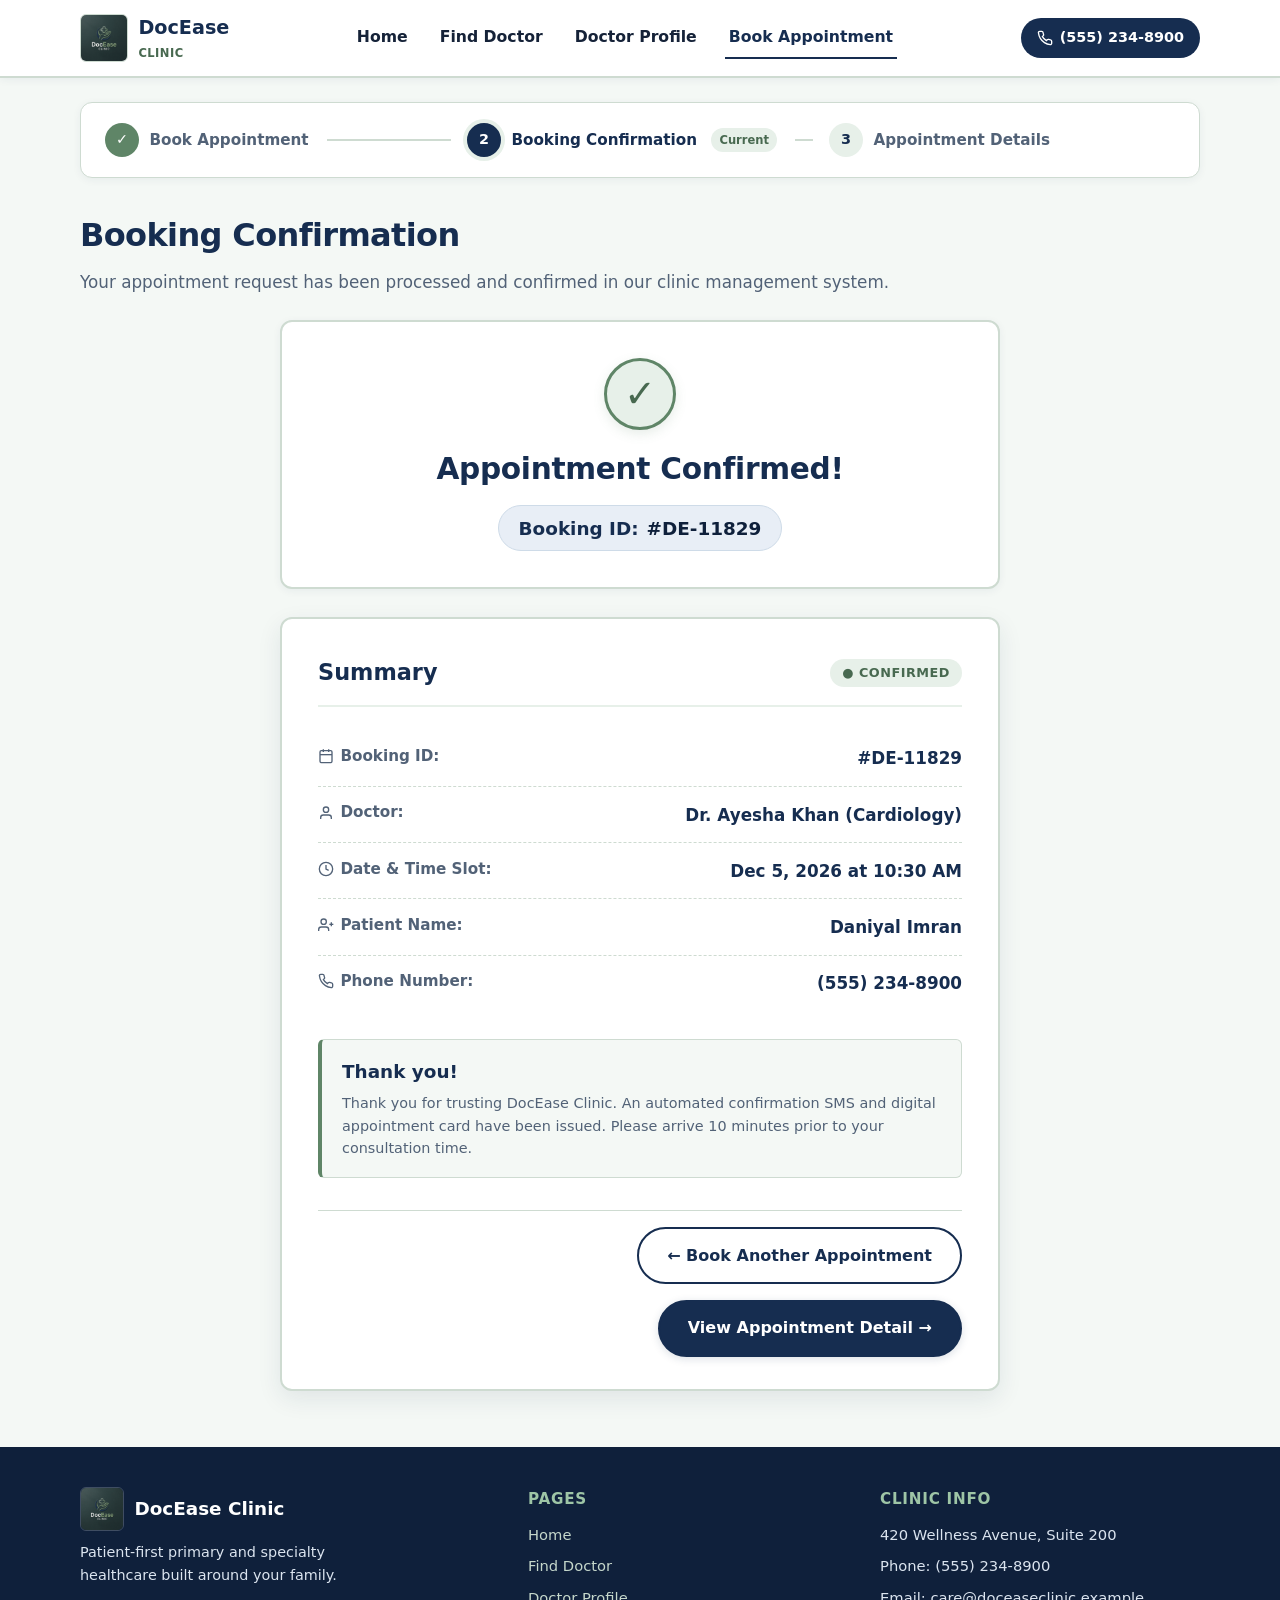
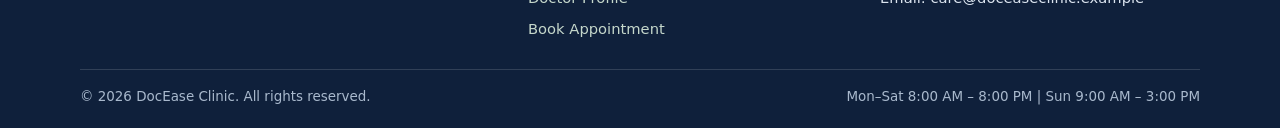
<file: booking-confirmed.html>
<!DOCTYPE html>
<html lang="en">
<head>
  <meta charset="UTF-8">
  <meta name="viewport" content="width=device-width, initial-scale=1.0">
  <title>DocEase Clinic | Redirecting...</title>
  <script>
    // Seamlessly forward query parameters (?id=...) to booking-confirmation.html
    window.location.replace("booking-confirmation.html" + window.location.search);
  </script>
  <meta http-equiv="refresh" content="0;url=booking-confirmation.html">
</head>
<body>
  <p>Redirecting to <a href="booking-confirmation.html">Booking Confirmation</a>...</p>
</body>
</html>
</file>
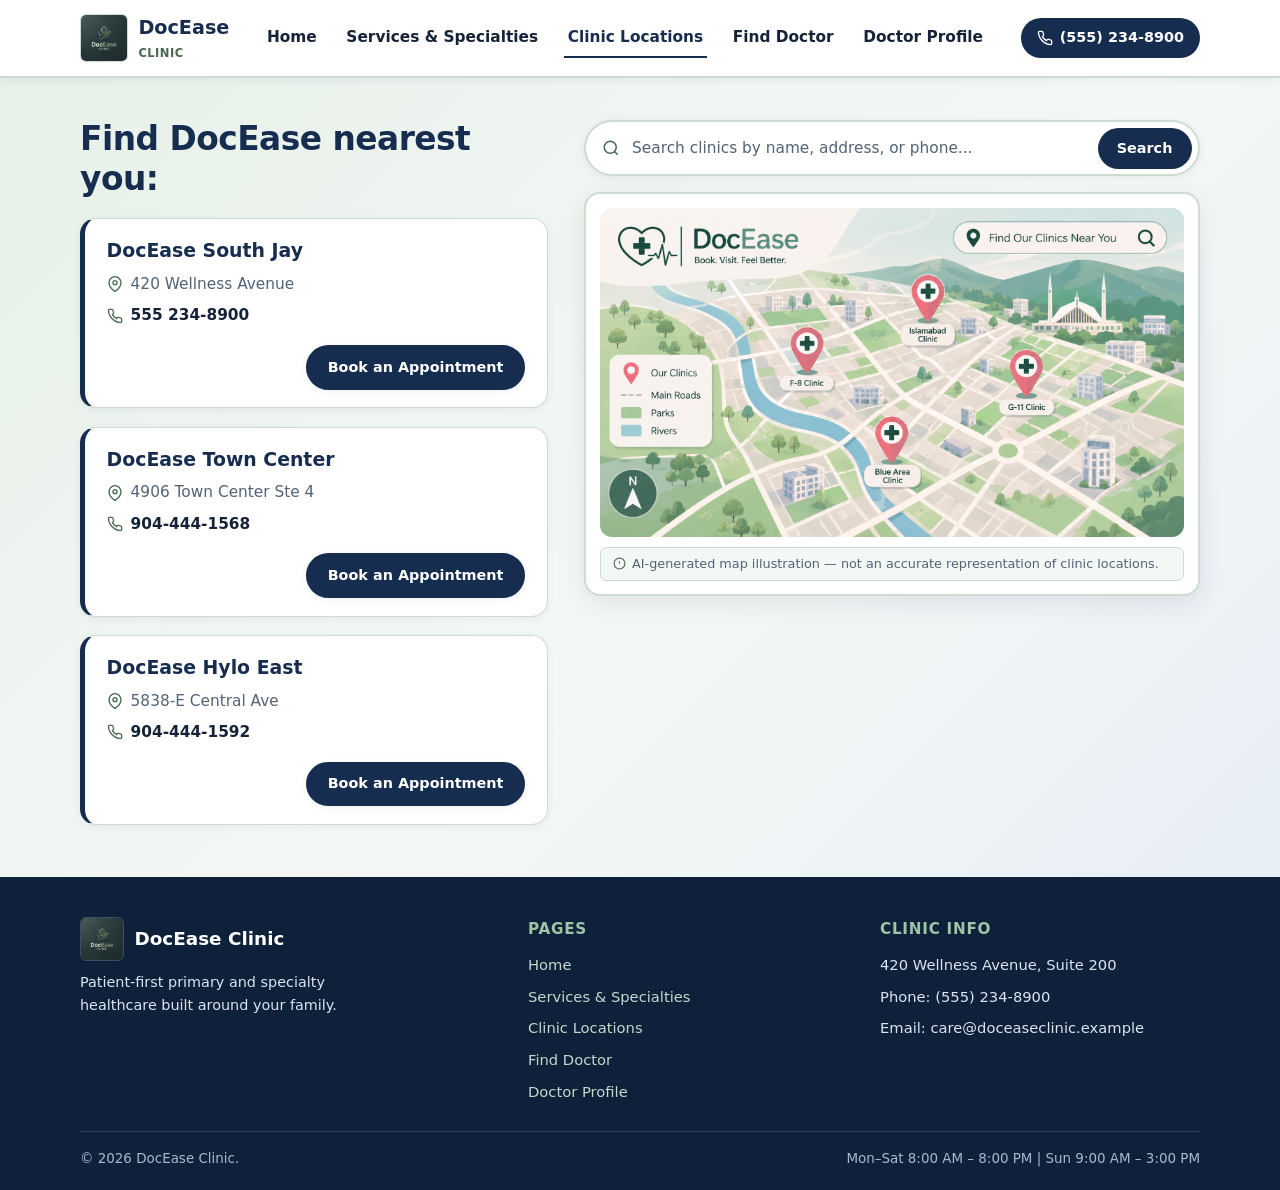
<file: clinic-locations.html>
<!DOCTYPE html>
<html lang="en">
<head>
  <meta charset="UTF-8">
  <meta name="viewport" content="width=device-width, initial-scale=1.0">
  <title>DocEase Clinic | Clinic Locations</title>
  <meta name="description" content="Find a DocEase Clinic location near you including DocEase South Jay, DocEase Town Center, and DocEase Hylo East. Search clinics, view the locations map, and book an appointment.">
  <link rel="icon" type="image/jpeg" href="images/logo.jpg">
  <link rel="stylesheet" href="css/clinic-locations.css">
</head>
<body>
  <a class="skip-link" href="#main-content">Skip to main content</a>

  <!-- Header: Shared DocEase Navbar -->
  <header class="site-header">
    <div class="container nav-wrapper">
      <a class="brand" href="index.html">
        <img class="brand__logo" src="images/logo.jpg" alt="DocEase Clinic logo">
        <span>
          DocEase
          <span class="brand__sub">Clinic</span>
        </span>
      </a>

      <button class="nav-toggle" id="navToggle" type="button" aria-expanded="false" aria-controls="navMenu" aria-label="Toggle navigation menu">
        Menu
      </button>

      <nav class="nav-center" aria-label="Primary navigation">
        <ul class="nav-menu" id="navMenu">
          <li><a class="nav-link" href="index.html">Home</a></li>
          <li><a class="nav-link" href="services.html">Services &amp; Specialties</a></li>
          <li><a class="nav-link is-active" href="clinic-locations.html" aria-current="page">Clinic Locations</a></li>
          <li><a class="nav-link" href="finddoctor.html">Find Doctor</a></li>
          <li><a class="nav-link" href="doctorprofile.html">Doctor Profile</a></li>
        </ul>
      </nav>

      <a class="nav-phone" href="tel:+15552348900" aria-label="Call clinic phone number">
        <svg width="16" height="16" viewBox="0 0 24 24" fill="none" stroke="currentColor" stroke-width="2" aria-hidden="true">
          <path d="M22 16.92v3a2 2 0 0 1-2.18 2 19.79 19.79 0 0 1-8.63-3.07 19.5 19.5 0 0 1-6-6 19.79 19.79 0 0 1-3.07-8.67A2 2 0 0 1 4.11 2h3a2 2 0 0 1 2 1.72 12.84 12.84 0 0 0 .7 2.81 2 2 0 0 1-.45 2.11L8.09 9.91a16 16 0 0 0 6 6l1.27-1.27a2 2 0 0 1 2.11-.45 12.84 12.84 0 0 0 2.81.7A2 2 0 0 1 22 16.92z"/>
        </svg>
        (555) 234-8900
      </a>
    </div>
  </header>

  <main id="main-content">
    <!-- Clinic Locations Split Layout: Left Clinic Cards + Right Search Bar & Map -->
    <section class="locations-section" aria-labelledby="locations-heading">
      <div class="container locations-layout">
        <!-- Left Column: Heading + Three Clinic Cards -->
        <div class="locations-list-col">
          <div class="locations-header">
            <h1 class="locations-heading" id="locations-heading">Find DocEase nearest you:</h1>
            <p class="search-status" id="searchStatus" aria-live="polite" hidden></p>
          </div>

          <div class="clinic-cards" id="clinicCards">
            <article
              class="clinic-card"
              data-clinic-name="DocEase South Jay"
              data-clinic-address="420 Wellness Avenue"
              data-clinic-phone="(555) 234-8900"
            >
              <div class="clinic-card__body">
                <h2 class="clinic-card__name">DocEase South Jay</h2>
                <p class="clinic-card__info">
                  <svg class="clinic-card__icon" width="16" height="16" viewBox="0 0 24 24" fill="none" stroke="currentColor" stroke-width="2" aria-hidden="true">
                    <path d="M21 10c0 7-9 13-9 13s-9-6-9-13a9 9 0 0 1 18 0z"/>
                    <circle cx="12" cy="10" r="3"/>
                  </svg>
                  <span>420 Wellness Avenue</span>
                </p>
                <p class="clinic-card__info">
                  <svg class="clinic-card__icon" width="16" height="16" viewBox="0 0 24 24" fill="none" stroke="currentColor" stroke-width="2" aria-hidden="true">
                    <path d="M22 16.92v3a2 2 0 0 1-2.18 2 19.79 19.79 0 0 1-8.63-3.07 19.5 19.5 0 0 1-6-6 19.79 19.79 0 0 1-3.07-8.67A2 2 0 0 1 4.11 2h3a2 2 0 0 1 2 1.72 12.84 12.84 0 0 0 .7 2.81 2 2 0 0 1-.45 2.11L8.09 9.91a16 16 0 0 0 6 6l1.27-1.27a2 2 0 0 1 2.11-.45 12.84 12.84 0 0 0 2.81.7A2 2 0 0 1 22 16.92z"/>
                  </svg>
                  <a class="clinic-card__phone" href="tel:+15552348900">555 234-8900</a>
                </p>
              </div>
              <div class="clinic-card__footer">
                <button
                  class="book-btn"
                  type="button"
                  data-clinic="DocEase South Jay"
                  data-address="420 Wellness Avenue"
                  data-phone="(555) 234-8900"
                >
                  Book an Appointment
                </button>
              </div>
            </article>

            <article
              class="clinic-card"
              data-clinic-name="DocEase Town Center"
              data-clinic-address="4906 Town Center Ste 4"
              data-clinic-phone="904-444-1568"
            >
              <div class="clinic-card__body">
                <h2 class="clinic-card__name">DocEase Town Center</h2>
                <p class="clinic-card__info">
                  <svg class="clinic-card__icon" width="16" height="16" viewBox="0 0 24 24" fill="none" stroke="currentColor" stroke-width="2" aria-hidden="true">
                    <path d="M21 10c0 7-9 13-9 13s-9-6-9-13a9 9 0 0 1 18 0z"/>
                    <circle cx="12" cy="10" r="3"/>
                  </svg>
                  <span>4906 Town Center Ste 4</span>
                </p>
                <p class="clinic-card__info">
                  <svg class="clinic-card__icon" width="16" height="16" viewBox="0 0 24 24" fill="none" stroke="currentColor" stroke-width="2" aria-hidden="true">
                    <path d="M22 16.92v3a2 2 0 0 1-2.18 2 19.79 19.79 0 0 1-8.63-3.07 19.5 19.5 0 0 1-6-6 19.79 19.79 0 0 1-3.07-8.67A2 2 0 0 1 4.11 2h3a2 2 0 0 1 2 1.72 12.84 12.84 0 0 0 .7 2.81 2 2 0 0 1-.45 2.11L8.09 9.91a16 16 0 0 0 6 6l1.27-1.27a2 2 0 0 1 2.11-.45 12.84 12.84 0 0 0 2.81.7A2 2 0 0 1 22 16.92z"/>
                  </svg>
                  <a class="clinic-card__phone" href="tel:+19044441568">904-444-1568</a>
                </p>
              </div>
              <div class="clinic-card__footer">
                <button
                  class="book-btn"
                  type="button"
                  data-clinic="DocEase Town Center"
                  data-address="4906 Town Center Ste 4"
                  data-phone="904-444-1568"
                >
                  Book an Appointment
                </button>
              </div>
            </article>

            <article
              class="clinic-card"
              data-clinic-name="DocEase Hylo East"
              data-clinic-address="5838-E Central Ave"
              data-clinic-phone="904-444-1592"
            >
              <div class="clinic-card__body">
                <h2 class="clinic-card__name">DocEase Hylo East</h2>
                <p class="clinic-card__info">
                  <svg class="clinic-card__icon" width="16" height="16" viewBox="0 0 24 24" fill="none" stroke="currentColor" stroke-width="2" aria-hidden="true">
                    <path d="M21 10c0 7-9 13-9 13s-9-6-9-13a9 9 0 0 1 18 0z"/>
                    <circle cx="12" cy="10" r="3"/>
                  </svg>
                  <span>5838-E Central Ave</span>
                </p>
                <p class="clinic-card__info">
                  <svg class="clinic-card__icon" width="16" height="16" viewBox="0 0 24 24" fill="none" stroke="currentColor" stroke-width="2" aria-hidden="true">
                    <path d="M22 16.92v3a2 2 0 0 1-2.18 2 19.79 19.79 0 0 1-8.63-3.07 19.5 19.5 0 0 1-6-6 19.79 19.79 0 0 1-3.07-8.67A2 2 0 0 1 4.11 2h3a2 2 0 0 1 2 1.72 12.84 12.84 0 0 0 .7 2.81 2 2 0 0 1-.45 2.11L8.09 9.91a16 16 0 0 0 6 6l1.27-1.27a2 2 0 0 1 2.11-.45 12.84 12.84 0 0 0 2.81.7A2 2 0 0 1 22 16.92z"/>
                  </svg>
                  <a class="clinic-card__phone" href="tel:+19044441592">904-444-1592</a>
                </p>
              </div>
              <div class="clinic-card__footer">
                <button
                  class="book-btn"
                  type="button"
                  data-clinic="DocEase Hylo East"
                  data-address="5838-E Central Ave"
                  data-phone="904-444-1592"
                >
                  Book an Appointment
                </button>
              </div>
            </article>
          </div>

          <!-- Helpful Empty State when search yields no clinics -->
          <div class="empty-state" id="noClinicsMessage" hidden role="status" aria-live="polite">
            <h2 class="empty-state__title">No matching clinics found</h2>
            <p class="empty-state__desc" id="noClinicsDetail">
              We couldn&rsquo;t find a clinic matching your search. Try searching by clinic name (South Jay, Town Center, Hylo East), street address, or phone number.
            </p>
            <button class="empty-state__btn" id="resetSearchBtn" type="button">
              Show All Clinics
            </button>
          </div>
        </div>

        <!-- Right Column: Search Bar Above Large Map Image -->
        <div class="locations-map-col">
          <form class="clinic-search" id="clinicSearchForm" role="search" aria-label="Search clinic locations">
            <svg class="clinic-search__icon" width="18" height="18" viewBox="0 0 24 24" fill="none" stroke="currentColor" stroke-width="2" aria-hidden="true">
              <circle cx="11" cy="11" r="8"></circle>
              <line x1="21" y1="21" x2="16.65" y2="16.65"></line>
            </svg>
            <label class="sr-only" for="clinicSearchInput">Search clinics by name, address, or phone</label>
            <input
              class="clinic-search__input"
              id="clinicSearchInput"
              type="search"
              placeholder="Search clinics by name, address, or phone..."
              autocomplete="off"
            >
            <button class="clinic-search__clear" id="clearSearchBtn" type="button" aria-label="Clear search" hidden>
              Clear
            </button>
            <button class="clinic-search__btn" type="submit">Search</button>
          </form>

          <figure class="map-card">
            <img
              class="map-card__img"
              src="images/map image.png"
              alt="Illustrated map showing approximate DocEase clinic areas"
            >
            <figcaption class="map-card__caption">
              <svg width="13" height="13" viewBox="0 0 24 24" fill="none" stroke="currentColor" stroke-width="2" aria-hidden="true"><circle cx="12" cy="12" r="10"/><line x1="12" y1="8" x2="12" y2="12"/><line x1="12" y1="16" x2="12.01" y2="16"/></svg>
              AI-generated map illustration &mdash; not an accurate representation of clinic locations.
            </figcaption>
          </figure>
        </div>
      </div>
    </section>
  </main>

  <!-- Appointment Booking Modal (Fallback Flow for Book an Appointment buttons) -->
  <div
    class="modal-backdrop"
    id="bookingModal"
    role="dialog"
    aria-modal="true"
    aria-labelledby="bookingModalTitle"
    hidden
  >
    <div class="modal-dialog">
      <div class="modal-header">
        <div>
          <p class="modal-eyebrow">Appointment Request</p>
          <h2 class="modal-title" id="bookingModalTitle">Book an Appointment</h2>
        </div>
        <button class="modal-close" id="closeModalBtn" type="button" aria-label="Close appointment modal">
          &times;
        </button>
      </div>

      <div class="modal-clinic-summary" id="modalClinicSummary">
        <strong id="modalClinicName">DocEase Clinic</strong>
        <span id="modalClinicDetails"></span>
      </div>

      <form class="modal-form" id="bookingForm">
        <div class="form-field">
          <label for="bookingSpecialty">Department / Specialty</label>
          <select id="bookingSpecialty" required>
            <option value="General Medicine">General Medicine</option>
            <option value="Cardiology">Cardiology</option>
            <option value="Orthopedics">Orthopedics</option>
            <option value="Dental Care">Dental Care</option>
            <option value="Mental Health">Mental Health</option>
            <option value="Vaccination">Vaccination</option>
            <option value="Pediatrics">Pediatrics</option>
            <option value="Dermatology">Dermatology</option>
          </select>
        </div>

        <div class="form-row">
          <div class="form-field">
            <label for="bookingDate">Preferred Date</label>
            <input id="bookingDate" type="date" required>
          </div>
          <div class="form-field">
            <label for="bookingTime">Preferred Time</label>
            <select id="bookingTime" required>
              <option value="09:00 AM">09:00 AM</option>
              <option value="10:30 AM">10:30 AM</option>
              <option value="12:00 PM">12:00 PM</option>
              <option value="02:30 PM">02:30 PM</option>
              <option value="04:30 PM">04:30 PM</option>
            </select>
          </div>
        </div>

        <div class="form-row">
          <div class="form-field">
            <label for="patientName">Patient Name</label>
            <input id="patientName" type="text" placeholder="Enter full name" required>
          </div>
          <div class="form-field">
            <label for="patientPhone">Phone Number</label>
            <input id="patientPhone" type="tel" placeholder="(555) 000-0000" required>
          </div>
        </div>

        <div class="modal-actions">
          <a class="modal-link-btn" id="findDoctorLink" href="finddoctor.html">
            Choose a Doctor Instead
          </a>
          <button class="book-btn" type="submit">Confirm Request</button>
        </div>
      </form>

      <div class="modal-confirmation" id="bookingConfirmation" hidden>
        <div class="confirmation-badge" aria-hidden="true">&#10003;</div>
        <h3>Appointment Request Received</h3>
        <p id="confirmationMessage"></p>
        <div class="modal-actions">
          <a class="modal-link-btn" href="finddoctor.html">Browse Doctors</a>
          <button class="book-btn" id="doneBookingBtn" type="button">Done</button>
        </div>
      </div>
    </div>
  </div>

  <!-- Footer: Shared DocEase Navy-Blue Footer -->
  <footer class="site-footer">
    <div class="container">
      <div class="footer-grid">
        <div>
          <div class="footer-brand">
            <img class="footer-brand__logo" src="images/logo.jpg" alt="DocEase Clinic logo">
            <span>DocEase Clinic</span>
          </div>
          <p class="footer-tagline">
            Patient-first primary and specialty healthcare built around your family.
          </p>
        </div>

        <div>
          <h3 class="footer-heading">Pages</h3>
          <ul class="footer-lines">
            <li><a href="index.html">Home</a></li>
            <li><a href="services.html">Services &amp; Specialties</a></li>
            <li><a href="clinic-locations.html">Clinic Locations</a></li>
            <li><a href="finddoctor.html">Find Doctor</a></li>
            <li><a href="doctorprofile.html">Doctor Profile</a></li>
          </ul>
        </div>

        <div>
          <h3 class="footer-heading">Clinic Info</h3>
          <ul class="footer-lines">
            <li>420 Wellness Avenue, Suite 200</li>
            <li>Phone: (555) 234-8900</li>
            <li>Email: care@doceaseclinic.example</li>
          </ul>
        </div>
      </div>

      <div class="footer-bottom">
        <span>&copy; <span id="currentYear">2026</span> DocEase Clinic.</span>
        <span>Mon&ndash;Sat 8:00 AM &ndash; 8:00 PM | Sun 9:00 AM &ndash; 3:00 PM</span>
      </div>
    </div>
  </footer>

  <script src="js/clinic-locations.js"></script>
</body>
</html>
</file>
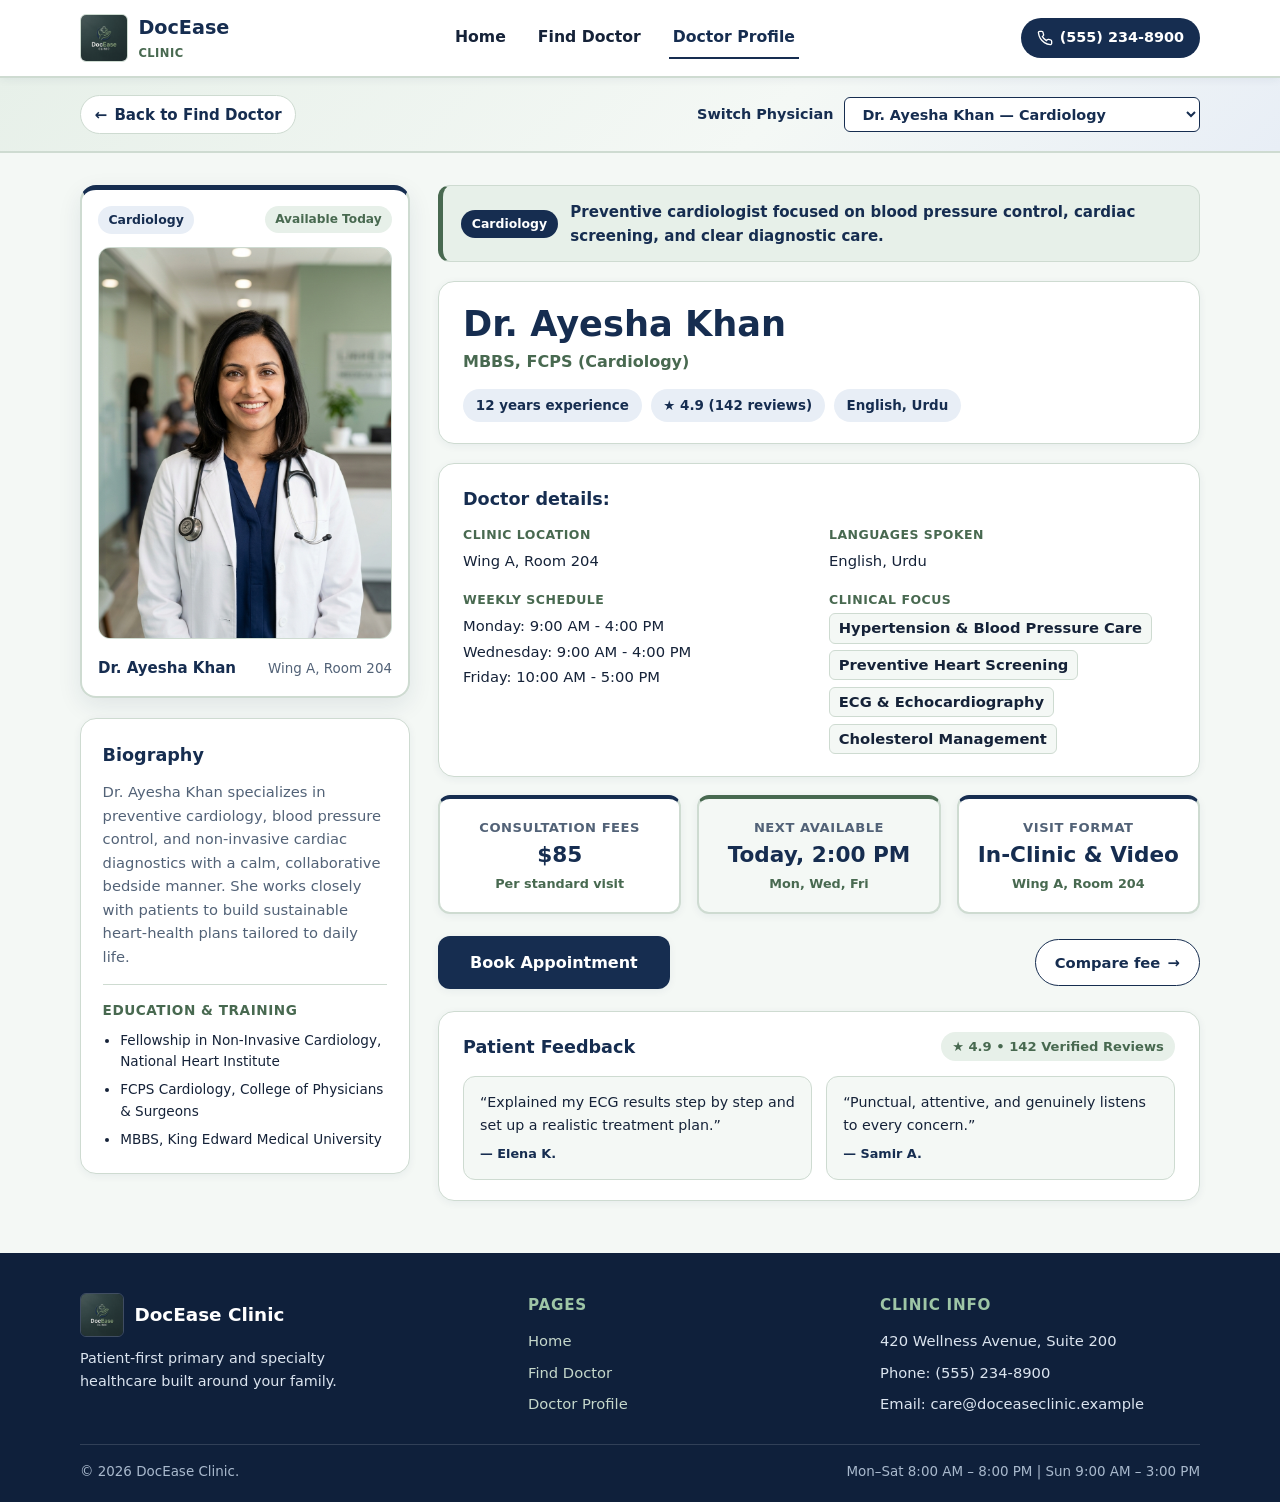
<file: doctorprofile.html>
<!DOCTYPE html>
<html lang="en">
<head>
  <meta charset="UTF-8">
  <meta name="viewport" content="width=device-width, initial-scale=1.0">
  <title>DocEase Clinic | Doctor Profile</title>
  <meta name="description" content="DocEase Clinic Doctor Profile — view physician credentials, biography, consultation fees, availability, visit formats, and book an appointment.">
  <link rel="icon" type="image/jpeg" href="images/logo.jpg">
  <link rel="stylesheet" href="css/styles.css">
</head>
<body>
  <a class="skip-link" href="#main-content">Skip to main content</a>

  <!-- Header: Logo/Name (Left) | Home, Find Doctor, Doctor Profile (Center) | Phone No. (Right) -->
  <header class="site-header">
    <div class="container nav-wrapper">
      <a class="brand" href="index.html">
        <img class="brand__logo" src="images/logo.jpg" alt="DocEase Clinic logo">
        <span>
          DocEase
          <span class="brand__sub">Clinic</span>
        </span>
      </a>

      <button class="nav-toggle" id="navToggle" type="button" aria-expanded="false" aria-controls="navMenu" aria-label="Toggle navigation menu">
        Menu
      </button>

      <nav class="nav-center" aria-label="Primary navigation">
        <ul class="nav-menu" id="navMenu">
          <li><a class="nav-link" href="index.html">Home</a></li>
          <li><a class="nav-link" href="finddoctor.html">Find Doctor</a></li>
          <li><a class="nav-link is-active" href="doctorprofile.html" aria-current="page">Doctor Profile</a></li>
        </ul>
      </nav>

      <a class="nav-phone" href="tel:+15552348900" aria-label="Call clinic phone number">
        <svg width="16" height="16" viewBox="0 0 24 24" fill="none" stroke="currentColor" stroke-width="2" aria-hidden="true">
          <path d="M22 16.92v3a2 2 0 0 1-2.18 2 19.79 19.79 0 0 1-8.63-3.07 19.5 19.5 0 0 1-6-6 19.79 19.79 0 0 1-3.07-8.67A2 2 0 0 1 4.11 2h3a2 2 0 0 1 2 1.72 12.84 12.84 0 0 0 .7 2.81 2 2 0 0 1-.45 2.11L8.09 9.91a16 16 0 0 0 6 6l1.27-1.27a2 2 0 0 1 2.11-.45 12.84 12.84 0 0 0 2.81.7A2 2 0 0 1 22 16.92z"/>
        </svg>
        (555) 234-8900
      </a>
    </div>
  </header>

  <main id="main-content">
    <!-- Top Utility Bar: Back to Find Doctor (Left) | Switch Physician Dropdown (Right) -->
    <section class="profile-topbar-section">
      <div class="container">
        <div class="profile-topbar">
          <a class="back-link" href="finddoctor.html">
            <span aria-hidden="true">&larr;</span>
            <span>Back to Find Doctor</span>
          </a>

          <div class="physician-switcher">
            <label class="physician-switcher__label" for="physicianSwitch">Switch Physician</label>
            <select class="physician-select" id="physicianSwitch" aria-label="Switch physician profile"></select>
          </div>
        </div>
      </div>
    </section>

    <!-- Main Doctor Profile Content (2-Column Prototype Layout) -->
    <section class="section profile-section">
      <div class="container">
        <div class="profile-grid">
          <!-- Left Column: Picture of Selected Doctor + Biography -->
          <aside class="profile-sidebar">
            <div class="profile-photo-card" id="doctorPortraitCard"></div>

            <div class="profile-bio-card">
              <h2 class="profile-section-heading">Biography</h2>
              <p class="profile-bio-text" id="doctorBioText"></p>

              <div class="profile-edu-block">
                <h3 class="profile-subheading">Education &amp; Training</h3>
                <ul class="profile-edu-list" id="doctorEducationList"></ul>
              </div>
            </div>
          </aside>

          <!-- Right Column: Short Intro | Name & Qualifications | Details | 3 Stat Boxes | Actions -->
          <div class="profile-main">
            <!-- Short intro of doctor -->
            <div class="profile-intro-bar" id="doctorIntroBar"></div>

            <!-- Doctor Name and Qualifications + 3 highlight lines -->
            <div class="profile-header-card">
              <h1 class="profile-name" id="doctorName"></h1>
              <p class="profile-qualifications" id="doctorCredentials"></p>
              <div class="profile-highlights" id="doctorHighlights"></div>
            </div>

            <!-- Doctor details -->
            <div class="profile-details-card">
              <h2 class="profile-section-heading">Doctor details:</h2>
              <div class="profile-details-grid" id="doctorDetailsGrid"></div>
            </div>

            <!-- 3 Summary Boxes: Consultation fees | Next Available | Visit Format -->
            <div class="profile-metrics-grid" aria-label="Consultation summary">
              <div class="profile-metric-box">
                <span class="profile-metric-box__label">Consultation fees</span>
                <strong class="profile-metric-box__value" id="metricFee"></strong>
                <span class="profile-metric-box__sub">Per standard visit</span>
              </div>

              <div class="profile-metric-box profile-metric-box--sage">
                <span class="profile-metric-box__label">Next Available</span>
                <strong class="profile-metric-box__value" id="metricAvailable"></strong>
                <span class="profile-metric-box__sub" id="metricScheduleDays"></span>
              </div>

              <div class="profile-metric-box">
                <span class="profile-metric-box__label">Visit Format</span>
                <strong class="profile-metric-box__value" id="metricFormat"></strong>
                <span class="profile-metric-box__sub" id="metricLocationSub"></span>
              </div>
            </div>

            <!-- Bottom Action Row: Book Appointment (Left) | Compare fee (Right) -->
            <div class="profile-actions-row">
              <button type="button" class="btn-primary btn-book-appointment" id="bookAppointmentBtn">
                Book Appointment
              </button>

              <button type="button" class="btn-compare-fee" id="compareFeeBtn">
                <span>Compare fee</span>
                <span aria-hidden="true">&rarr;</span>
              </button>
            </div>

            <!-- Patient Reviews Strip -->
            <div class="profile-reviews-card">
              <div class="profile-reviews-card__head">
                <h2 class="profile-section-heading" style="margin:0;">Patient Feedback</h2>
                <span class="profile-reviews-score" id="reviewsScoreBadge"></span>
              </div>
              <div class="profile-reviews-list" id="doctorReviewsList"></div>
            </div>
          </div>
        </div>
      </div>
    </section>
  </main>

  <!-- Book Appointment Modal -->
  <div class="modal-backdrop" id="bookingModal" hidden aria-hidden="true">
    <div class="modal-dialog" role="dialog" aria-modal="true" aria-labelledby="bookingModalTitle">
      <div class="modal-header">
        <div>
          <span class="modal-eyebrow">DocEase Appointment Desk</span>
          <h2 class="modal-title" id="bookingModalTitle">Book Appointment</h2>
        </div>
        <button type="button" class="modal-close" id="closeBookingModal" aria-label="Close booking dialog">&times;</button>
      </div>

      <div class="modal-body">
        <div class="booking-doctor-summary" id="bookingDoctorSummary"></div>

        <form class="booking-form" id="bookingForm">
          <div class="booking-form-row">
            <div class="form-field">
              <label for="bookingFormatSelect">Visit Format</label>
              <select id="bookingFormatSelect" required></select>
            </div>
            <div class="form-field">
              <label for="bookingDateInput">Preferred Date</label>
              <input type="date" id="bookingDateInput" required>
            </div>
          </div>

          <div class="form-field">
            <span class="form-label">Select Time Slot</span>
            <div class="slot-pills" id="bookingTimeSlots" role="radiogroup" aria-label="Available time slots"></div>
          </div>

          <div class="booking-form-row">
            <div class="form-field">
              <label for="patientNameInput">Patient Full Name</label>
              <input type="text" id="patientNameInput" placeholder="e.g., Jordan Taylor" required>
            </div>
            <div class="form-field">
              <label for="patientPhoneInput">Phone Number</label>
              <input type="tel" id="patientPhoneInput" placeholder="(555) 000-0000" required>
            </div>
          </div>

          <div class="form-field">
            <label for="visitNotesInput">Reason for Visit (Optional)</label>
            <textarea id="visitNotesInput" rows="2" placeholder="Briefly describe symptoms or checkup goal..."></textarea>
          </div>

          <div class="modal-footer-actions">
            <button type="button" class="btn-secondary" id="cancelBookingBtn">Cancel</button>
            <button type="submit" class="btn-primary">Confirm Appointment</button>
          </div>
        </form>

        <div class="booking-confirmation" id="bookingConfirmation" hidden>
          <div class="booking-confirmation__badge">&#10003; Appointment Confirmed</div>
          <h3 id="confirmationHeading">Your visit is scheduled</h3>
          <p id="confirmationDetails"></p>
          <div class="modal-footer-actions">
            <button type="button" class="btn-secondary" id="bookAnotherBtn">Book Another Slot</button>
            <button type="button" class="btn-primary" id="doneBookingBtn">Done</button>
          </div>
        </div>
      </div>
    </div>
  </div>

  <!-- Compare Consultation Fees Modal -->
  <div class="modal-backdrop" id="compareFeeModal" hidden aria-hidden="true">
    <div class="modal-dialog modal-dialog--wide" role="dialog" aria-modal="true" aria-labelledby="compareFeeModalTitle">
      <div class="modal-header">
        <div>
          <span class="modal-eyebrow">Transparent Clinic Pricing</span>
          <h2 class="modal-title" id="compareFeeModalTitle">Compare Consultation Fees</h2>
        </div>
        <button type="button" class="modal-close" id="closeCompareModal" aria-label="Close fee comparison dialog">&times;</button>
      </div>

      <div class="modal-body">
        <div class="compare-toolbar">
          <p class="compare-summary" id="compareFeeSummary"></p>
          <div class="compare-sort">
            <label for="compareSortSelect">Sort by:</label>
            <select id="compareSortSelect">
              <option value="default">Directory Order</option>
              <option value="fee-asc">Lowest Fee First</option>
              <option value="fee-desc">Highest Fee First</option>
            </select>
          </div>
        </div>

        <div class="compare-table-wrap">
          <table class="compare-table">
            <thead>
              <tr>
                <th>Physician</th>
                <th>Specialty</th>
                <th>Consultation Fee</th>
                <th>Next Available</th>
                <th>Visit Format</th>
                <th>Action</th>
              </tr>
            </thead>
            <tbody id="compareFeeTableBody"></tbody>
          </table>
        </div>
      </div>
    </div>
  </div>

  <!-- Footer: Logo/Name (Left) | Pages (Center) | Clinic Info (Right) -->
  <footer class="site-footer">
    <div class="container">
      <div class="footer-grid">
        <div>
          <div class="footer-brand">
            <img class="footer-brand__logo" src="images/logo.jpg" alt="DocEase Clinic logo">
            <span>DocEase Clinic</span>
          </div>
          <p style="margin:0;font-size:0.9rem;max-width:300px;">
            Patient-first primary and specialty healthcare built around your family.
          </p>
        </div>

        <div>
          <h3 class="footer-heading">Pages</h3>
          <ul class="footer-lines">
            <li><a href="index.html">Home</a></li>
            <li><a href="finddoctor.html">Find Doctor</a></li>
            <li><a href="doctorprofile.html">Doctor Profile</a></li>
          </ul>
        </div>

        <div>
          <h3 class="footer-heading">Clinic Info</h3>
          <ul class="footer-lines">
            <li>420 Wellness Avenue, Suite 200</li>
            <li>Phone: (555) 234-8900</li>
            <li>Email: care@doceaseclinic.example</li>
          </ul>
        </div>
      </div>

      <div class="footer-bottom">
        <span>&copy; <span id="currentYear">2026</span> DocEase Clinic.</span>
        <span>Mon&ndash;Sat 8:00 AM &ndash; 8:00 PM | Sun 9:00 AM &ndash; 3:00 PM</span>
      </div>
    </div>
  </footer>

  <script src="js/data.js"></script>
  <script src="js/main.js"></script>
</body>
</html>
</file>
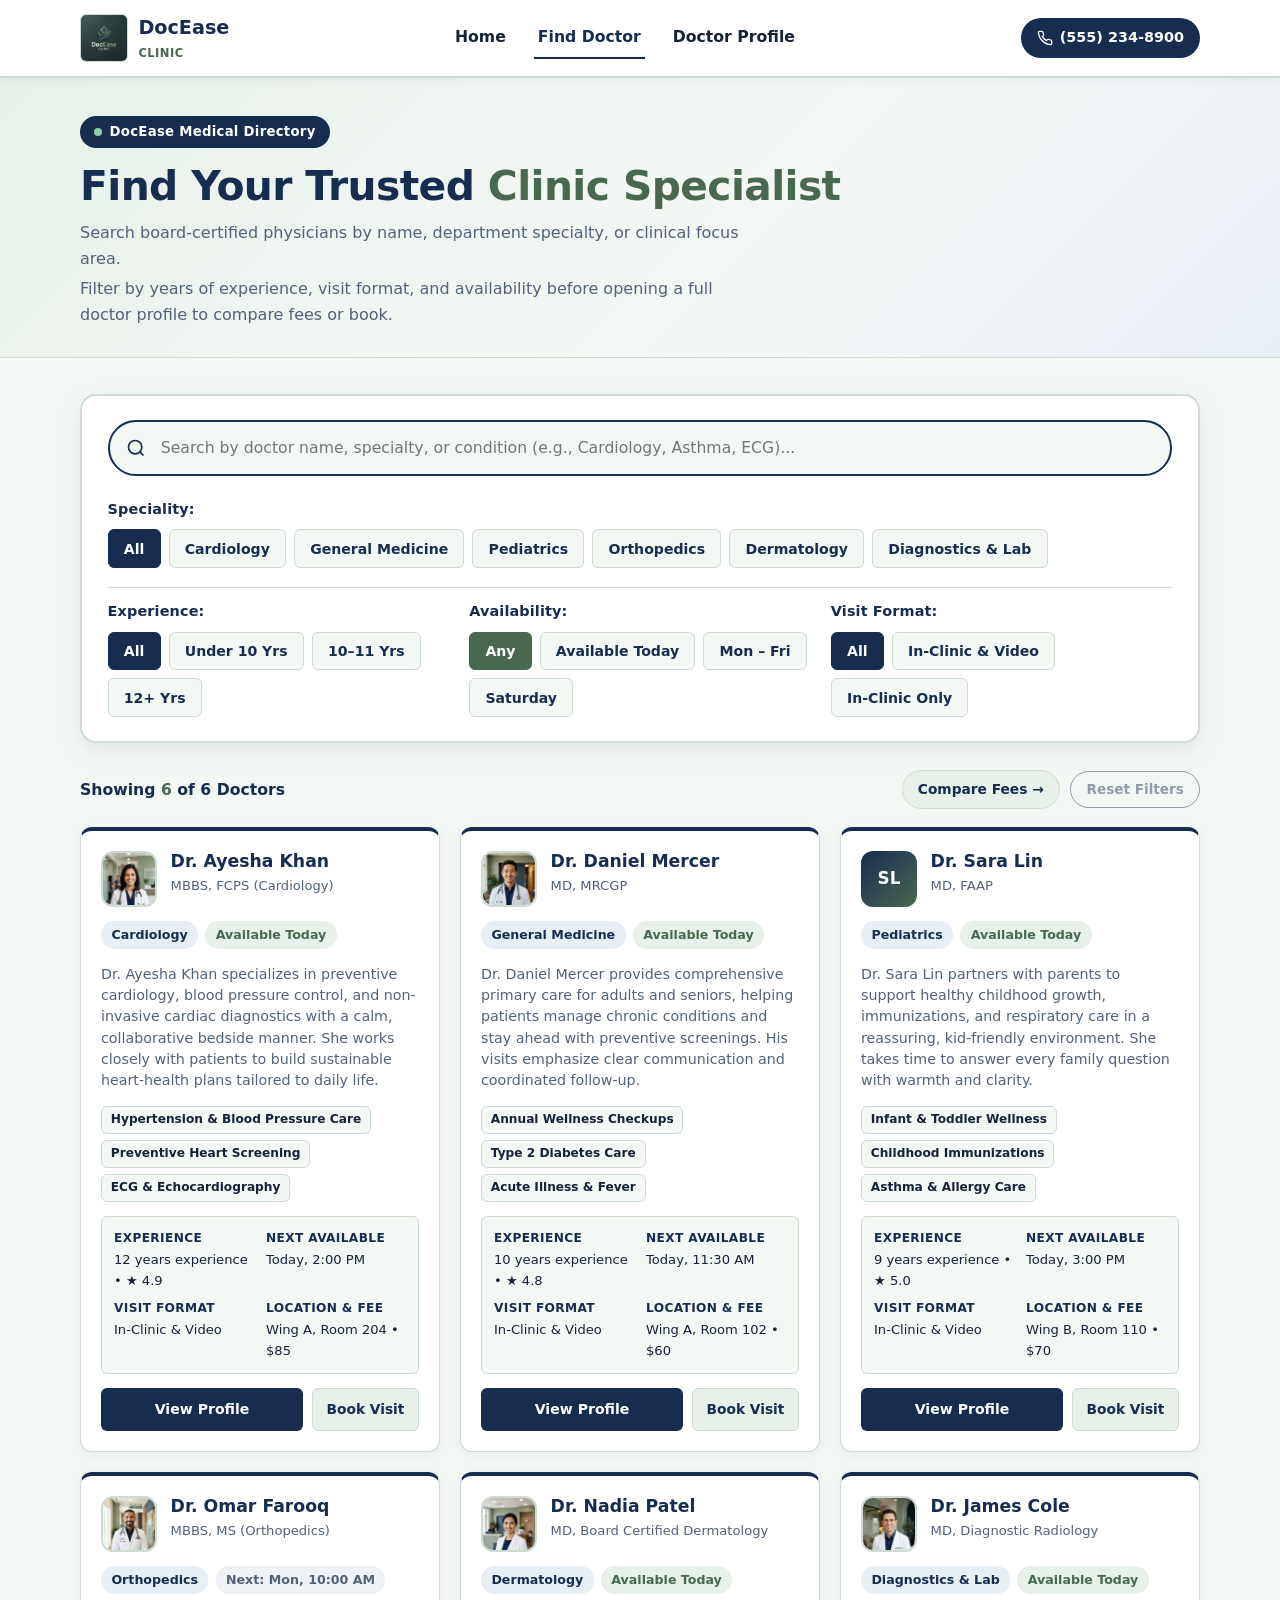
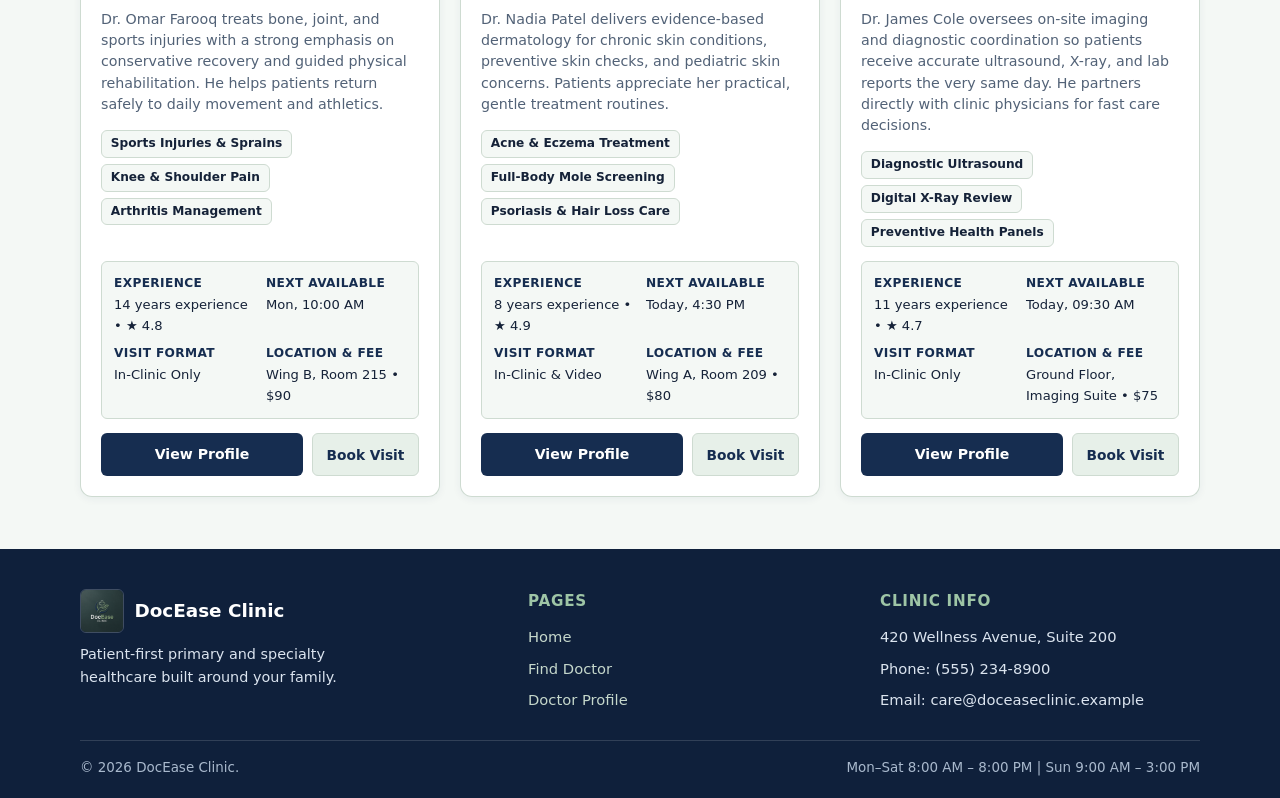
<file: finddoctor.html>
<!DOCTYPE html>
<html lang="en">
<head>
  <meta charset="UTF-8">
  <meta name="viewport" content="width=device-width, initial-scale=1.0">
  <title>DocEase Clinic | Find Doctor</title>
  <meta name="description" content="DocEase Medical Directory — search and filter DocEase Clinic doctors by specialty, experience, and availability.">
  <link rel="icon" type="image/jpeg" href="images/logo.jpg">
  <link rel="stylesheet" href="css/styles.css">
</head>
<body>
  <a class="skip-link" href="#main-content">Skip to main content</a>

  <!-- Header: Logo/Name (Left) | Home, Find Doctor, Doctor Profile (Center) | Phone No. (Right) -->
  <header class="site-header">
    <div class="container nav-wrapper">
      <a class="brand" href="index.html">
        <img class="brand__logo" src="images/logo.jpg" alt="DocEase Clinic logo">
        <span>
          DocEase
          <span class="brand__sub">Clinic</span>
        </span>
      </a>

      <button class="nav-toggle" id="navToggle" type="button" aria-expanded="false" aria-controls="navMenu" aria-label="Toggle navigation menu">
        Menu
      </button>

      <nav class="nav-center" aria-label="Primary navigation">
        <ul class="nav-menu" id="navMenu">
          <li><a class="nav-link" href="index.html">Home</a></li>
          <li><a class="nav-link is-active" href="finddoctor.html" aria-current="page">Find Doctor</a></li>
          <li><a class="nav-link" href="doctorprofile.html">Doctor Profile</a></li>
        </ul>
      </nav>

      <a class="nav-phone" href="tel:+15552348900" aria-label="Call clinic phone number">
        <svg width="16" height="16" viewBox="0 0 24 24" fill="none" stroke="currentColor" stroke-width="2" aria-hidden="true">
          <path d="M22 16.92v3a2 2 0 0 1-2.18 2 19.79 19.79 0 0 1-8.63-3.07 19.5 19.5 0 0 1-6-6 19.79 19.79 0 0 1-3.07-8.67A2 2 0 0 1 4.11 2h3a2 2 0 0 1 2 1.72 12.84 12.84 0 0 0 .7 2.81 2 2 0 0 1-.45 2.11L8.09 9.91a16 16 0 0 0 6 6l1.27-1.27a2 2 0 0 1 2.11-.45 12.84 12.84 0 0 0 2.81.7A2 2 0 0 1 22 16.92z"/>
        </svg>
        (555) 234-8900
      </a>
    </div>
  </header>

  <main id="main-content">
    <!-- Directory Header (Prototype: DocEase Medical Directory + Title + Subtitle Lines) -->
    <section class="directory-hero">
      <div class="container">
        <div class="directory-hero__badge">
          <span class="clinic-timing-pill__dot" aria-hidden="true"></span>
          <span>DocEase Medical Directory</span>
        </div>

        <h1 class="directory-hero__title">
          Find Your Trusted <span>Clinic Specialist</span>
        </h1>

        <div class="directory-hero__lines">
          <p>Search board-certified physicians by name, department specialty, or clinical focus area.</p>
          <p>Filter by years of experience, visit format, and availability before opening a full doctor profile to compare fees or book.</p>
        </div>
      </div>
    </section>

    <!-- Filter & Search Box + Results -->
    <section class="section">
      <div class="container">
        <div class="filter-panel" aria-label="Filter and search doctors">
          <form class="filter-search" id="doctorFilterForm" role="search">
            <svg class="filter-search__icon" width="20" height="20" viewBox="0 0 24 24" fill="none" stroke="currentColor" stroke-width="2" aria-hidden="true">
              <circle cx="11" cy="11" r="8"></circle>
              <line x1="21" y1="21" x2="16.65" y2="16.65"></line>
            </svg>
            <label class="sr-only" for="doctorSearchInput">Search doctors by name, specialty, or condition</label>
            <input
              class="filter-search__input"
              type="search"
              id="doctorSearchInput"
              placeholder="Search by doctor name, specialty, or condition (e.g., Cardiology, Asthma, ECG)..."
              autocomplete="off"
            >
            <button type="button" class="filter-search__clear" id="doctorSearchClear" hidden>Clear</button>
          </form>

          <div class="filter-groups">
            <div>
              <span class="filter-group__label" id="specialtyLabel">Speciality:</span>
              <div class="filter-chips" role="group" aria-labelledby="specialtyLabel">
                <button type="button" class="filter-chip is-active" data-specialty="all" aria-pressed="true">All</button>
                <button type="button" class="filter-chip" data-specialty="Cardiology" aria-pressed="false">Cardiology</button>
                <button type="button" class="filter-chip" data-specialty="General Medicine" aria-pressed="false">General Medicine</button>
                <button type="button" class="filter-chip" data-specialty="Pediatrics" aria-pressed="false">Pediatrics</button>
                <button type="button" class="filter-chip" data-specialty="Orthopedics" aria-pressed="false">Orthopedics</button>
                <button type="button" class="filter-chip" data-specialty="Dermatology" aria-pressed="false">Dermatology</button>
                <button type="button" class="filter-chip" data-specialty="Diagnostics & Lab" aria-pressed="false">Diagnostics &amp; Lab</button>
              </div>
            </div>

            <div class="filter-split filter-split--triple">
              <div>
                <span class="filter-group__label" id="experienceLabel">Experience:</span>
                <div class="filter-chips" role="group" aria-labelledby="experienceLabel">
                  <button type="button" class="filter-chip is-active" data-experience="all" aria-pressed="true">All</button>
                  <button type="button" class="filter-chip" data-experience="under-10" aria-pressed="false">Under 10 Yrs</button>
                  <button type="button" class="filter-chip" data-experience="10-11" aria-pressed="false">10&ndash;11 Yrs</button>
                  <button type="button" class="filter-chip" data-experience="12-plus" aria-pressed="false">12+ Yrs</button>
                </div>
              </div>

              <div>
                <span class="filter-group__label" id="availabilityLabel">Availability:</span>
                <div class="filter-chips" role="group" aria-labelledby="availabilityLabel">
                  <button type="button" class="filter-chip filter-chip--sage is-active" data-availability="any" aria-pressed="true">Any</button>
                  <button type="button" class="filter-chip filter-chip--sage" data-availability="today" aria-pressed="false">Available Today</button>
                  <button type="button" class="filter-chip filter-chip--sage" data-availability="weekdays" aria-pressed="false">Mon &ndash; Fri</button>
                  <button type="button" class="filter-chip filter-chip--sage" data-availability="saturday" aria-pressed="false">Saturday</button>
                </div>
              </div>

              <div>
                <span class="filter-group__label" id="visitFormatLabel">Visit Format:</span>
                <div class="filter-chips" role="group" aria-labelledby="visitFormatLabel">
                  <button type="button" class="filter-chip is-active" data-visit-format="all" aria-pressed="true">All</button>
                  <button type="button" class="filter-chip" data-visit-format="video" aria-pressed="false">In-Clinic &amp; Video</button>
                  <button type="button" class="filter-chip" data-visit-format="in-clinic" aria-pressed="false">In-Clinic Only</button>
                </div>
              </div>
            </div>
          </div>
        </div>

        <div class="directory-toolbar">
          <p class="directory-count" id="doctorResultsCount" aria-live="polite">Showing 6 of 6 Doctors</p>
          <div class="directory-toolbar__actions">
            <a class="chart-panel__action" href="doctorprofile.html?compare=1">Compare Fees &rarr;</a>
            <button type="button" class="btn-reset" id="resetDoctorFilters" disabled>Reset Filters</button>
          </div>
        </div>

        <div class="doctors-grid" id="doctorGrid"></div>

        <div class="empty-state" id="doctorEmptyState" hidden>
          <h3>No matching doctors found</h3>
          <p>Try adjusting your search keywords or clearing one of the active specialty, experience, or availability filters.</p>
          <button type="button" class="btn-primary" id="emptyResetBtn">Clear All Filters</button>
        </div>
      </div>
    </section>
  </main>

  <!-- Footer: Logo/Name (Left) | Pages (Center) | Clinic Info (Right) -->
  <footer class="site-footer">
    <div class="container">
      <div class="footer-grid">
        <div>
          <div class="footer-brand">
            <img class="footer-brand__logo" src="images/logo.jpg" alt="DocEase Clinic logo">
            <span>DocEase Clinic</span>
          </div>
          <p style="margin:0;font-size:0.9rem;max-width:300px;">
            Patient-first primary and specialty healthcare built around your family.
          </p>
        </div>

        <div>
          <h3 class="footer-heading">Pages</h3>
          <ul class="footer-lines">
            <li><a href="index.html">Home</a></li>
            <li><a href="finddoctor.html">Find Doctor</a></li>
            <li><a href="doctorprofile.html">Doctor Profile</a></li>
          </ul>
        </div>

        <div>
          <h3 class="footer-heading">Clinic Info</h3>
          <ul class="footer-lines">
            <li>420 Wellness Avenue, Suite 200</li>
            <li>Phone: (555) 234-8900</li>
            <li>Email: care@doceaseclinic.example</li>
          </ul>
        </div>
      </div>

      <div class="footer-bottom">
        <span>&copy; <span id="currentYear">2026</span> DocEase Clinic.</span>
        <span>Mon&ndash;Sat 8:00 AM &ndash; 8:00 PM | Sun 9:00 AM &ndash; 3:00 PM</span>
      </div>
    </div>
  </footer>

  <script src="js/data.js"></script>
  <script src="js/main.js"></script>
</body>
</html>
</file>
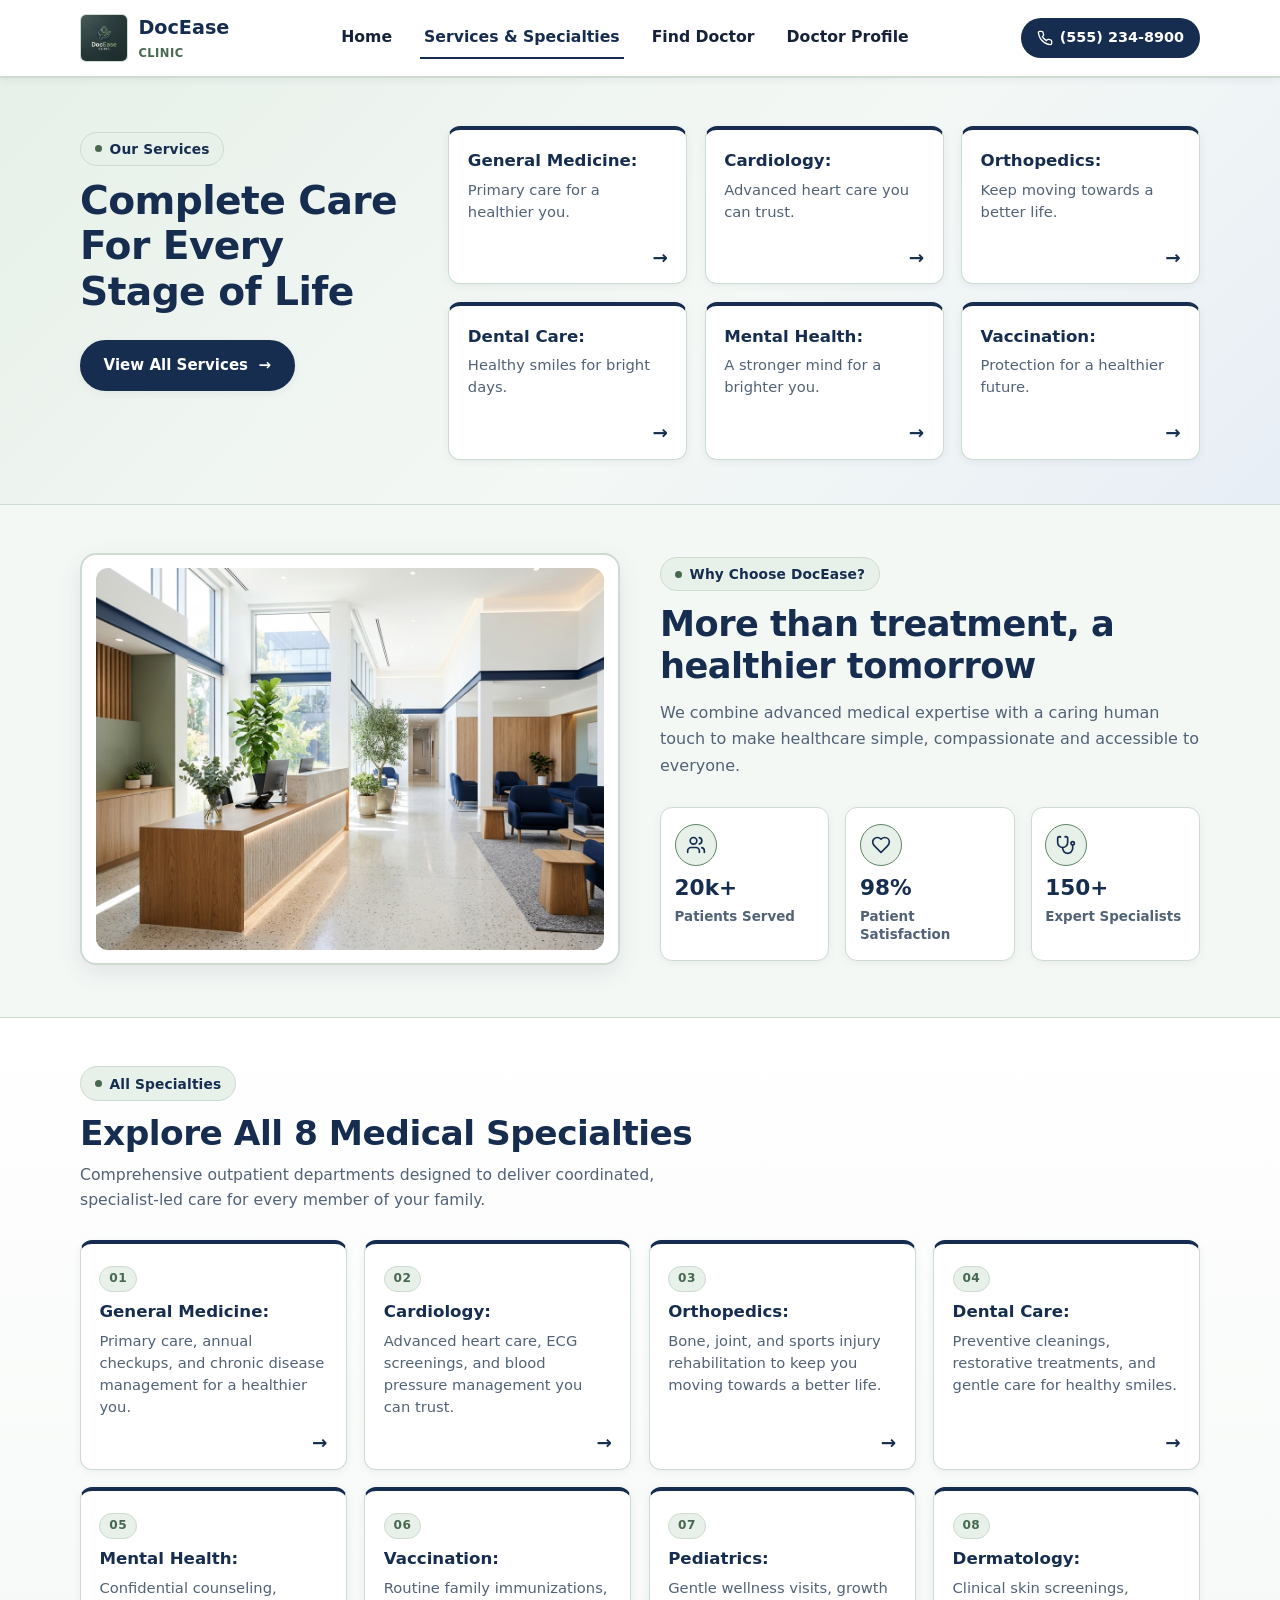
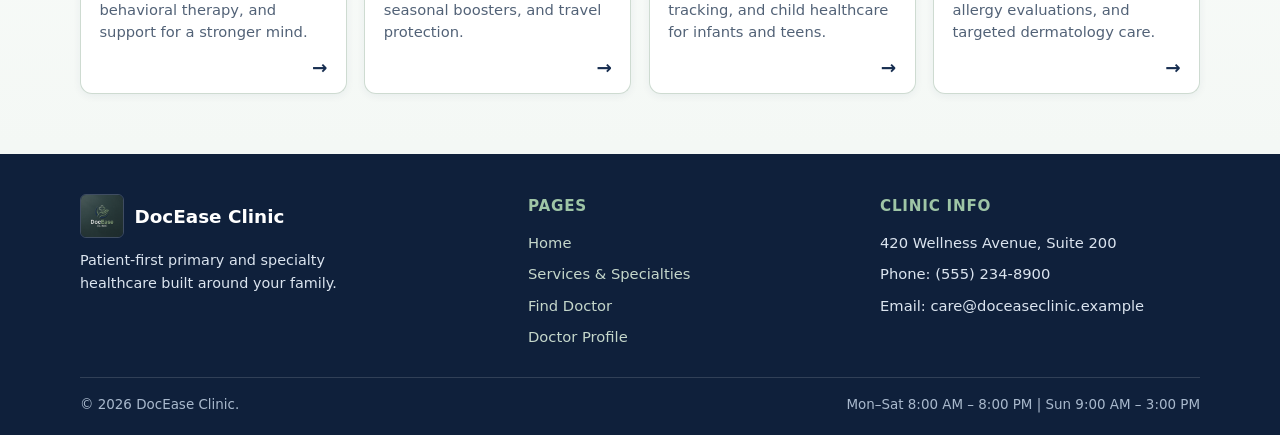
<file: services.html>
<!DOCTYPE html>
<html lang="en">
<head>
  <meta charset="UTF-8">
  <meta name="viewport" content="width=device-width, initial-scale=1.0">
  <title>DocEase Clinic | Services &amp; Specialties</title>
  <meta name="description" content="Explore DocEase Clinic medical services and specialties including General Medicine, Cardiology, Orthopedics, Dental Care, Mental Health, and Vaccination.">
  <link rel="icon" type="image/jpeg" href="images/logo.jpg">
  <link rel="stylesheet" href="css/services.css">
</head>
<body>
  <a class="skip-link" href="#main-content">Skip to main content</a>

  <!-- Header: Shared DocEase Navbar -->
  <header class="site-header">
    <div class="container nav-wrapper">
      <a class="brand" href="index.html">
        <img class="brand__logo" src="images/logo.jpg" alt="DocEase Clinic logo">
        <span>
          DocEase
          <span class="brand__sub">Clinic</span>
        </span>
      </a>

      <button class="nav-toggle" id="navToggle" type="button" aria-expanded="false" aria-controls="navMenu" aria-label="Toggle navigation menu">
        Menu
      </button>

      <nav class="nav-center" aria-label="Primary navigation">
        <ul class="nav-menu" id="navMenu">
          <li><a class="nav-link" href="index.html">Home</a></li>
          <li><a class="nav-link is-active" href="services.html" aria-current="page">Services &amp; Specialties</a></li>
          <li><a class="nav-link" href="finddoctor.html">Find Doctor</a></li>
          <li><a class="nav-link" href="doctorprofile.html">Doctor Profile</a></li>
        </ul>
      </nav>

      <a class="nav-phone" href="tel:+15552348900" aria-label="Call clinic phone number">
        <svg width="16" height="16" viewBox="0 0 24 24" fill="none" stroke="currentColor" stroke-width="2" aria-hidden="true">
          <path d="M22 16.92v3a2 2 0 0 1-2.18 2 19.79 19.79 0 0 1-8.63-3.07 19.5 19.5 0 0 1-6-6 19.79 19.79 0 0 1-3.07-8.67A2 2 0 0 1 4.11 2h3a2 2 0 0 1 2 1.72 12.84 12.84 0 0 0 .7 2.81 2 2 0 0 1-.45 2.11L8.09 9.91a16 16 0 0 0 6 6l1.27-1.27a2 2 0 0 1 2.11-.45 12.84 12.84 0 0 0 2.81.7A2 2 0 0 1 22 16.92z"/>
        </svg>
        (555) 234-8900
      </a>
    </div>
  </header>

  <main id="main-content">
    <!-- Section 1: Our Services (Left Intro + Right 3x2 Service Cards Grid) -->
    <section class="services-section" aria-labelledby="services-heading">
      <div class="container services-layout">
        <div class="services-intro">
          <p class="section-eyebrow">
            <span class="section-eyebrow__dot" aria-hidden="true"></span>
            Our Services
          </p>
          <h1 class="services-intro__title" id="services-heading">
            Complete Care For Every Stage of Life
          </h1>
          <a class="services-cta-btn" id="viewAllServicesBtn" href="#all-specialties">
            <span>View All Services</span>
            <span class="services-cta-btn__arrow" aria-hidden="true">&rarr;</span>
          </a>
        </div>

        <div class="services-grid" id="services-grid">
          <a class="service-card" href="finddoctor.html?specialty=General%20Medicine">
            <div class="service-card__content">
              <h2 class="service-card__title">General Medicine:</h2>
              <p class="service-card__desc">Primary care for a healthier you.</p>
            </div>
            <span class="service-card__arrow" aria-hidden="true">&rarr;</span>
          </a>

          <a class="service-card" href="finddoctor.html?specialty=Cardiology">
            <div class="service-card__content">
              <h2 class="service-card__title">Cardiology:</h2>
              <p class="service-card__desc">Advanced heart care you can trust.</p>
            </div>
            <span class="service-card__arrow" aria-hidden="true">&rarr;</span>
          </a>

          <a class="service-card" href="finddoctor.html?specialty=Orthopedics">
            <div class="service-card__content">
              <h2 class="service-card__title">Orthopedics:</h2>
              <p class="service-card__desc">Keep moving towards a better life.</p>
            </div>
            <span class="service-card__arrow" aria-hidden="true">&rarr;</span>
          </a>

          <a class="service-card" href="finddoctor.html?specialty=Dental%20Care">
            <div class="service-card__content">
              <h2 class="service-card__title">Dental Care:</h2>
              <p class="service-card__desc">Healthy smiles for bright days.</p>
            </div>
            <span class="service-card__arrow" aria-hidden="true">&rarr;</span>
          </a>

          <a class="service-card" href="finddoctor.html?specialty=Mental%20Health">
            <div class="service-card__content">
              <h2 class="service-card__title">Mental Health:</h2>
              <p class="service-card__desc">A stronger mind for a brighter you.</p>
            </div>
            <span class="service-card__arrow" aria-hidden="true">&rarr;</span>
          </a>

          <a class="service-card" href="finddoctor.html?specialty=Vaccination">
            <div class="service-card__content">
              <h2 class="service-card__title">Vaccination:</h2>
              <p class="service-card__desc">Protection for a healthier future.</p>
            </div>
            <span class="service-card__arrow" aria-hidden="true">&rarr;</span>
          </a>
        </div>
      </div>
    </section>

    <!-- Section 2: Clinic Photograph (Left) + Why Choose DocEase? & Stats (Right) -->
    <section class="why-section" aria-labelledby="why-heading">
      <div class="container why-layout">
        <div class="clinic-photo-card">
          <img
            src="images/clinic-hero.jpg"
            alt="Bright reception and waiting lounge inside DocEase Clinic"
          >
        </div>

        <div class="why-content">
          <p class="section-eyebrow">
            <span class="section-eyebrow__dot" aria-hidden="true"></span>
            Why Choose DocEase?
          </p>
          <h2 class="why-content__title" id="why-heading">
            More than treatment, a healthier tomorrow
          </h2>
          <p class="why-content__desc">
            We combine advanced medical expertise with a caring human touch to make healthcare simple, compassionate and accessible to everyone.
          </p>

          <div class="why-stats" aria-label="Clinic highlights">
            <div class="why-stat">
              <div class="why-stat__icon" aria-hidden="true">
                <svg width="20" height="20" viewBox="0 0 24 24" fill="none" stroke="currentColor" stroke-width="2" stroke-linecap="round" stroke-linejoin="round">
                  <path d="M16 21v-2a4 4 0 0 0-4-4H6a4 4 0 0 0-4 4v2"/>
                  <circle cx="9" cy="7" r="4"/>
                  <path d="M22 21v-2a4 4 0 0 0-3-3.87"/>
                  <path d="M16 3.13a4 4 0 0 1 0 7.75"/>
                </svg>
              </div>
              <div class="why-stat__value">20k+</div>
              <div class="why-stat__label">Patients Served</div>
            </div>

            <div class="why-stat">
              <div class="why-stat__icon" aria-hidden="true">
                <svg width="20" height="20" viewBox="0 0 24 24" fill="none" stroke="currentColor" stroke-width="2" stroke-linecap="round" stroke-linejoin="round">
                  <path d="M19 14c1.49-1.46 3-3.21 3-5.5A5.5 5.5 0 0 0 16.5 3c-1.76 0-3 .5-4.5 2-1.5-1.5-2.74-2-4.5-2A5.5 5.5 0 0 0 2 8.5c0 2.3 1.5 4.05 3 5.5l7 7Z"/>
                </svg>
              </div>
              <div class="why-stat__value">98%</div>
              <div class="why-stat__label">Patient Satisfaction</div>
            </div>

            <div class="why-stat">
              <div class="why-stat__icon" aria-hidden="true">
                <svg width="20" height="20" viewBox="0 0 24 24" fill="none" stroke="currentColor" stroke-width="2" stroke-linecap="round" stroke-linejoin="round">
                  <path d="M4.8 2.3A.3.3 0 1 0 5 2H4a2 2 0 0 0-2 2v5a6 6 0 0 0 6 6v0a6 6 0 0 0 6-6V4a2 2 0 0 0-2-2h-1a.2.2 0 1 0 .3.3"/>
                  <path d="M8 15v1a6 6 0 0 0 6 6v0a6 6 0 0 0 6-6v-4"/>
                  <circle cx="20" cy="10" r="2"/>
                </svg>
              </div>
              <div class="why-stat__value">150+</div>
              <div class="why-stat__label">Expert Specialists</div>
            </div>
          </div>
        </div>
      </div>
    </section>

    <!-- Section 3: All 8 Specialty Cards (Target for View All Services) -->
    <section class="all-specialties-section" id="all-specialties" tabindex="-1" aria-labelledby="all-specialties-heading">
      <div class="container">
        <div class="all-specialties-header">
          <p class="section-eyebrow">
            <span class="section-eyebrow__dot" aria-hidden="true"></span>
            All Specialties
          </p>
          <h2 class="all-specialties-header__title" id="all-specialties-heading">
            Explore All 8 Medical Specialties
          </h2>
          <p class="all-specialties-header__desc">
            Comprehensive outpatient departments designed to deliver coordinated, specialist-led care for every member of your family.
          </p>
        </div>

        <div class="all-specialties-grid">
          <a class="service-card specialty-detail-card" href="finddoctor.html?specialty=General%20Medicine">
            <div class="service-card__content">
              <span class="specialty-badge-num" aria-hidden="true">01</span>
              <h3 class="service-card__title">General Medicine:</h3>
              <p class="service-card__desc">Primary care, annual checkups, and chronic disease management for a healthier you.</p>
            </div>
            <span class="service-card__arrow" aria-hidden="true">&rarr;</span>
          </a>

          <a class="service-card specialty-detail-card" href="finddoctor.html?specialty=Cardiology">
            <div class="service-card__content">
              <span class="specialty-badge-num" aria-hidden="true">02</span>
              <h3 class="service-card__title">Cardiology:</h3>
              <p class="service-card__desc">Advanced heart care, ECG screenings, and blood pressure management you can trust.</p>
            </div>
            <span class="service-card__arrow" aria-hidden="true">&rarr;</span>
          </a>

          <a class="service-card specialty-detail-card" href="finddoctor.html?specialty=Orthopedics">
            <div class="service-card__content">
              <span class="specialty-badge-num" aria-hidden="true">03</span>
              <h3 class="service-card__title">Orthopedics:</h3>
              <p class="service-card__desc">Bone, joint, and sports injury rehabilitation to keep you moving towards a better life.</p>
            </div>
            <span class="service-card__arrow" aria-hidden="true">&rarr;</span>
          </a>

          <a class="service-card specialty-detail-card" href="finddoctor.html?specialty=Dental%20Care">
            <div class="service-card__content">
              <span class="specialty-badge-num" aria-hidden="true">04</span>
              <h3 class="service-card__title">Dental Care:</h3>
              <p class="service-card__desc">Preventive cleanings, restorative treatments, and gentle care for healthy smiles.</p>
            </div>
            <span class="service-card__arrow" aria-hidden="true">&rarr;</span>
          </a>

          <a class="service-card specialty-detail-card" href="finddoctor.html?specialty=Mental%20Health">
            <div class="service-card__content">
              <span class="specialty-badge-num" aria-hidden="true">05</span>
              <h3 class="service-card__title">Mental Health:</h3>
              <p class="service-card__desc">Confidential counseling, behavioral therapy, and support for a stronger mind.</p>
            </div>
            <span class="service-card__arrow" aria-hidden="true">&rarr;</span>
          </a>

          <a class="service-card specialty-detail-card" href="finddoctor.html?specialty=Vaccination">
            <div class="service-card__content">
              <span class="specialty-badge-num" aria-hidden="true">06</span>
              <h3 class="service-card__title">Vaccination:</h3>
              <p class="service-card__desc">Routine family immunizations, seasonal boosters, and travel protection.</p>
            </div>
            <span class="service-card__arrow" aria-hidden="true">&rarr;</span>
          </a>

          <a class="service-card specialty-detail-card" href="finddoctor.html?specialty=Pediatrics">
            <div class="service-card__content">
              <span class="specialty-badge-num" aria-hidden="true">07</span>
              <h3 class="service-card__title">Pediatrics:</h3>
              <p class="service-card__desc">Gentle wellness visits, growth tracking, and child healthcare for infants and teens.</p>
            </div>
            <span class="service-card__arrow" aria-hidden="true">&rarr;</span>
          </a>

          <a class="service-card specialty-detail-card" href="finddoctor.html?specialty=Dermatology">
            <div class="service-card__content">
              <span class="specialty-badge-num" aria-hidden="true">08</span>
              <h3 class="service-card__title">Dermatology:</h3>
              <p class="service-card__desc">Clinical skin screenings, allergy evaluations, and targeted dermatology care.</p>
            </div>
            <span class="service-card__arrow" aria-hidden="true">&rarr;</span>
          </a>
        </div>
      </div>
    </section>
  </main>

  <!-- Footer: Shared DocEase Navy-Blue Footer -->
  <footer class="site-footer">
    <div class="container">
      <div class="footer-grid">
        <div>
          <div class="footer-brand">
            <img class="footer-brand__logo" src="images/logo.jpg" alt="DocEase Clinic logo">
            <span>DocEase Clinic</span>
          </div>
          <p class="footer-tagline">
            Patient-first primary and specialty healthcare built around your family.
          </p>
        </div>

        <div>
          <h3 class="footer-heading">Pages</h3>
          <ul class="footer-lines">
            <li><a href="index.html">Home</a></li>
            <li><a href="services.html">Services &amp; Specialties</a></li>
            <li><a href="finddoctor.html">Find Doctor</a></li>
            <li><a href="doctorprofile.html">Doctor Profile</a></li>
          </ul>
        </div>

        <div>
          <h3 class="footer-heading">Clinic Info</h3>
          <ul class="footer-lines">
            <li>420 Wellness Avenue, Suite 200</li>
            <li>Phone: (555) 234-8900</li>
            <li>Email: care@doceaseclinic.example</li>
          </ul>
        </div>
      </div>

      <div class="footer-bottom">
        <span>&copy; <span id="currentYear">2026</span> DocEase Clinic.</span>
        <span>Mon&ndash;Sat 8:00 AM &ndash; 8:00 PM | Sun 9:00 AM &ndash; 3:00 PM</span>
      </div>
    </div>
  </footer>

  <script src="js/services.js"></script>
</body>
</html>
</file>
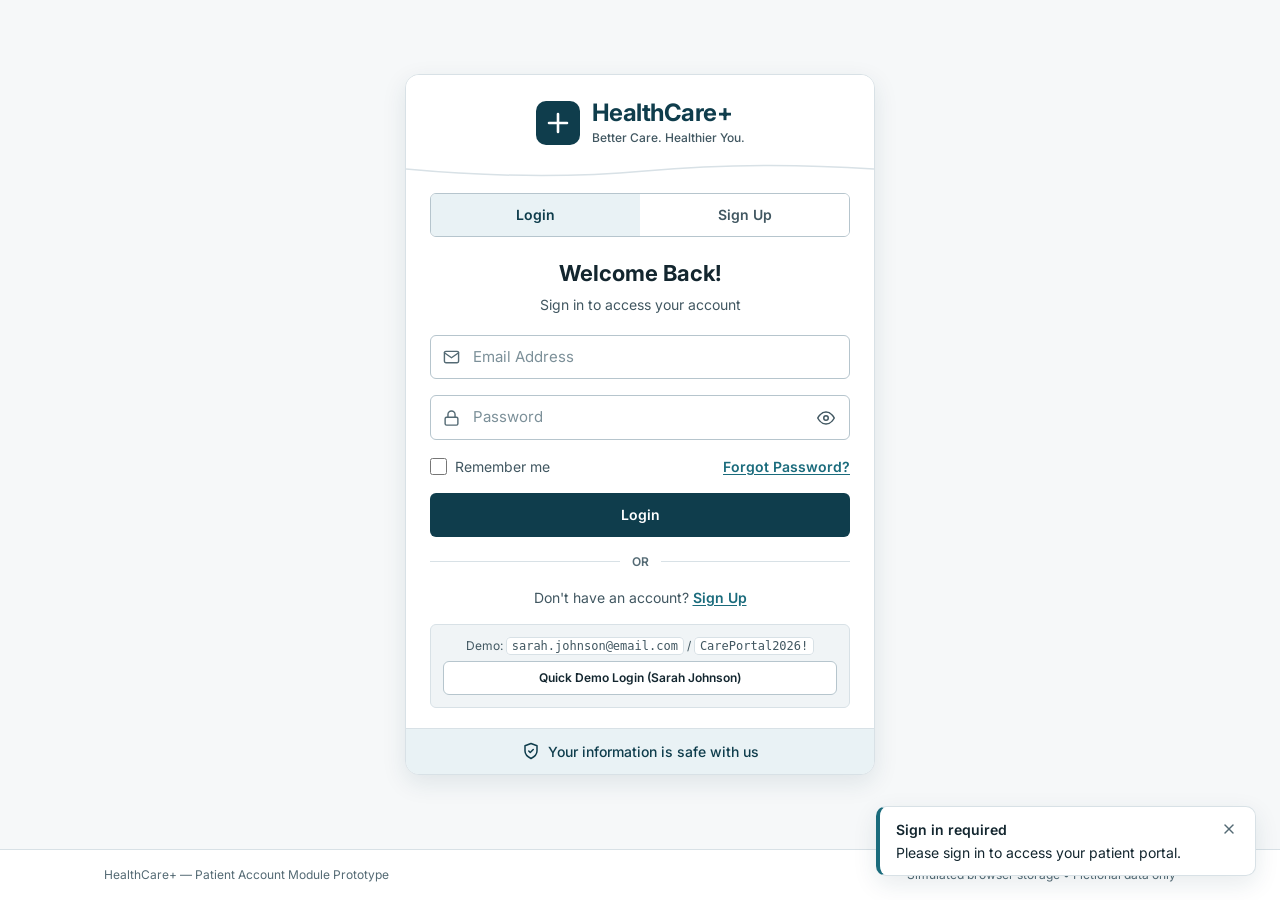
<file: ICT_project/dashboard.html>
<!DOCTYPE html>
<html lang="en">
<head>
  <meta charset="UTF-8" />
  <meta name="viewport" content="width=device-width, initial-scale=1.0" />
  <title>Patient Dashboard — HealthCare+ Patient Portal</title>
  <link rel="icon" type="image/svg+xml" href="data:image/svg+xml,%3Csvg xmlns='http://www.w3.org/2000/svg' viewBox='0 0 32 32'%3E%3Crect width='32' height='32' rx='8' fill='%230f3d4c'/%3E%3Cpath d='M16 7v18M7 16h18' stroke='%23ffffff' stroke-width='3.2' stroke-linecap='round'/%3E%3C/svg%3E" />
  <link rel="preconnect" href="https://fonts.googleapis.com" />
  <link rel="preconnect" href="https://fonts.gstatic.com" crossorigin />
  <link href="https://fonts.googleapis.com/css2?family=Inter:wght@400;500;600;700&display=swap" rel="stylesheet" media="print" onload="this.media='all'" />
  <link rel="stylesheet" href="css/tokens.css" />
  <link rel="stylesheet" href="css/components.css" />
  <link rel="stylesheet" href="css/pages.css" />
</head>
<body>
  <a class="skip-link" href="#dashboard-main">Skip to main content</a>

  <div class="prototype-bar" role="note">
    Interactive Prototype — Fictional patient and appointment data stored locally in your browser.
  </div>

  <header class="site-header">
    <div class="container header-inner">
      <a href="dashboard.html" class="brand-link" aria-label="HealthCare+ Patient Portal Home">
        <span class="brand-mark" aria-hidden="true">
          <svg width="20" height="20" viewBox="0 0 24 24" fill="none" stroke="currentColor" stroke-width="2.4" stroke-linecap="round" stroke-linejoin="round">
            <path d="M12 2v20M2 12h20" />
          </svg>
        </span>
        <span class="brand-text">
          <span class="brand-name">HealthCare+</span>
          <span class="brand-sub">Better Care. Healthier You.</span>
        </span>
      </a>

      <nav class="main-nav" aria-label="Primary navigation">
        <a href="dashboard.html" class="nav-link is-active" aria-current="page">Dashboard</a>
        <button type="button" id="nav-appointments-btn" class="nav-link">My Appointments</button>
        <a href="profile.html" class="nav-link">My Profile</a>
      </nav>

      <div class="header-actions">
        <div class="profile-menu">
          <button
            type="button"
            id="profile-menu-trigger"
            class="profile-trigger"
            aria-haspopup="true"
            aria-expanded="false"
            aria-controls="profile-menu-panel"
          >
            <span class="avatar avatar-sm" data-user-avatar aria-hidden="true">SJ</span>
            <span class="profile-trigger-name" data-user-name>Patient</span>
            <svg width="14" height="14" viewBox="0 0 24 24" fill="none" stroke="currentColor" stroke-width="2" aria-hidden="true">
              <polyline points="6 9 12 15 18 9" />
            </svg>
          </button>

          <div id="profile-menu-panel" class="dropdown-panel" hidden>
            <div class="dropdown-header">
              <div class="dropdown-name" data-user-name>Patient</div>
              <div class="dropdown-meta">ID: <span data-user-id>HC-2025041</span></div>
            </div>
            <a href="profile.html" class="dropdown-item">My Profile</a>
            <button type="button" class="dropdown-item dropdown-item--danger" data-action="logout">
              Sign Out
            </button>
          </div>
        </div>

        <button type="button" class="btn btn-secondary btn-sm header-logout-btn" data-action="logout">
          Logout
        </button>

        <button
          type="button"
          id="mobile-menu-btn"
          class="mobile-menu-btn"
          aria-label="Toggle navigation menu"
          aria-expanded="false"
          aria-controls="mobile-drawer"
        >
          <svg width="20" height="20" viewBox="0 0 24 24" fill="none" stroke="currentColor" stroke-width="2" aria-hidden="true">
            <line x1="3" y1="6" x2="21" y2="6" />
            <line x1="3" y1="12" x2="21" y2="12" />
            <line x1="3" y1="18" x2="21" y2="18" />
          </svg>
        </button>
      </div>
    </div>

    <div id="mobile-drawer" class="mobile-drawer" aria-label="Mobile navigation">
      <a href="dashboard.html" class="nav-link is-active" aria-current="page">Dashboard</a>
      <button type="button" id="mobile-appointments-btn" class="nav-link">My Appointments</button>
      <a href="profile.html" class="nav-link">My Profile</a>
      <button type="button" class="nav-link" style="color:var(--color-error-text);" data-action="logout">
        Logout
      </button>
    </div>
  </header>

  <main id="dashboard-main" class="page-main">
    <div class="container">
      <!-- Welcome Banner -->
      <section class="welcome-banner" aria-labelledby="welcome-heading">
        <div>
          <h1 id="welcome-heading" class="welcome-title">Welcome back, <span data-user-name>Patient</span></h1>
          <p id="welcome-subtitle" class="welcome-message">
            Here's your health overview.
          </p>
        </div>
        <div class="welcome-meta">
          <span class="badge badge-info">Patient ID: <span data-user-id>HC-2025041</span></span>
          <span id="welcome-last-login" style="font-size:var(--text-xs); color:var(--color-text-muted);"></span>
        </div>
      </section>

      <div class="dashboard-grid">
        <!-- Left Column: Upcoming Appointments & Recent Activity -->
        <div>
          <section class="card section-block" aria-labelledby="appointments-heading">
            <div class="card-header">
              <div>
                <h2 id="appointments-heading" class="card-title">Upcoming Appointments</h2>
                <p class="card-subtitle">Your scheduled hospital visits for this prototype</p>
              </div>
              <button type="button" id="view-all-link" class="btn btn-ghost btn-sm">View All &rarr;</button>
            </div>

            <div id="upcoming-appointments-list" class="appointment-list"></div>
          </section>

          <section class="card section-block" aria-labelledby="activity-heading">
            <div class="card-header">
              <div>
                <h2 id="activity-heading" class="card-title">Recent Activity</h2>
                <p class="card-subtitle">Updates from your account and visits</p>
              </div>
            </div>

            <div id="recent-activity-container"></div>
          </section>
        </div>

        <!-- Right Column: Quick Actions -->
        <aside>
          <section class="card" aria-labelledby="quick-actions-heading">
            <div class="card-header">
              <div>
                <h2 id="quick-actions-heading" class="card-title">Quick Actions</h2>
                <p class="card-subtitle">Common tasks to manage your patient account</p>
              </div>
            </div>

            <div class="quick-actions-grid">
              <button type="button" id="action-book-appointment" class="quick-action-card">
                <span class="quick-action-icon" aria-hidden="true">
                  <svg width="20" height="20" viewBox="0 0 24 24" fill="none" stroke="currentColor" stroke-width="2" stroke-linecap="round" stroke-linejoin="round">
                    <rect x="3" y="4" width="18" height="18" rx="2" ry="2" />
                    <line x1="16" y1="2" x2="16" y2="6" />
                    <line x1="8" y1="2" x2="8" y2="6" />
                    <line x1="3" y1="10" x2="21" y2="10" />
                    <line x1="12" y1="14" x2="12" y2="18" />
                    <line x1="10" y1="16" x2="14" y2="16" />
                  </svg>
                </span>
                <div>
                  <p class="quick-action-title">Book an Appointment</p>
                  <p class="quick-action-desc">Request a new clinic visit (Demo)</p>
                </div>
              </button>

              <button type="button" id="action-view-appointments" class="quick-action-card">
                <span class="quick-action-icon" aria-hidden="true">
                  <svg width="20" height="20" viewBox="0 0 24 24" fill="none" stroke="currentColor" stroke-width="2" stroke-linecap="round" stroke-linejoin="round">
                    <path d="M9 11l3 3L22 4" />
                    <path d="M21 12v7a2 2 0 0 1-2 2H5a2 2 0 0 1-2-2V5a2 2 0 0 1 2-2h11" />
                  </svg>
                </span>
                <div>
                  <p class="quick-action-title">View All Appointments</p>
                  <p class="quick-action-desc">Review upcoming &amp; past visits</p>
                </div>
              </button>

              <a href="profile.html" id="action-edit-profile" class="quick-action-card">
                <span class="quick-action-icon" aria-hidden="true">
                  <svg width="20" height="20" viewBox="0 0 24 24" fill="none" stroke="currentColor" stroke-width="2" stroke-linecap="round" stroke-linejoin="round">
                    <path d="M20 21v-2a4 4 0 0 0-4-4H8a4 4 0 0 0-4 4v2" />
                    <circle cx="12" cy="7" r="4" />
                  </svg>
                </span>
                <div>
                  <p class="quick-action-title">Edit My Profile</p>
                  <p class="quick-action-desc">Update personal &amp; contact info</p>
                </div>
              </a>

              <button type="button" id="action-contact-support" class="quick-action-card">
                <span class="quick-action-icon" aria-hidden="true">
                  <svg width="20" height="20" viewBox="0 0 24 24" fill="none" stroke="currentColor" stroke-width="2" stroke-linecap="round" stroke-linejoin="round">
                    <path d="M21 15a2 2 0 0 1-2 2H7l-4 4V5a2 2 0 0 1 2-2h14a2 2 0 0 1 2 2z" />
                  </svg>
                </span>
                <div>
                  <p class="quick-action-title">Contact Support</p>
                  <p class="quick-action-desc">Ask a non-urgent question</p>
                </div>
              </button>
            </div>
          </section>
        </aside>
      </div>
    </div>
  </main>

  <footer class="site-footer">
    <div class="container footer-inner">
      <span>HealthCare+ — Patient Account Module Prototype</span>
      <span>Simulated portal • Do not enter real clinical information</span>
    </div>
  </footer>

  <script src="js/store.js" defer></script>
  <script src="js/ui.js" defer></script>
  <script src="js/dashboard.js" defer></script>
</body>
</html>
</file>
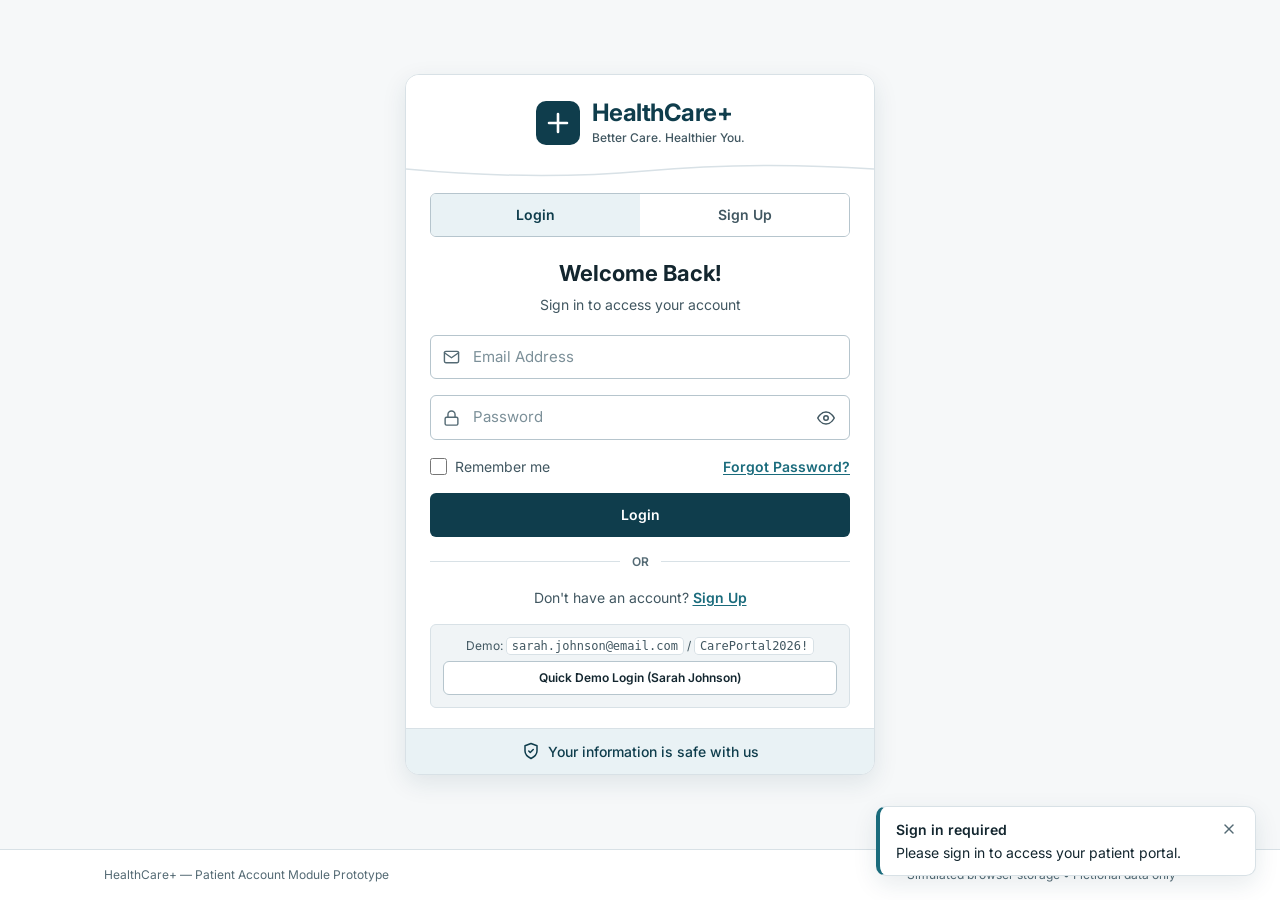
<file: ICT_project/profile.html>
<!DOCTYPE html>
<html lang="en">
<head>
  <meta charset="UTF-8" />
  <meta name="viewport" content="width=device-width, initial-scale=1.0" />
  <title>My Profile — HealthCare+ Patient Portal</title>
  <link rel="icon" type="image/svg+xml" href="data:image/svg+xml,%3Csvg xmlns='http://www.w3.org/2000/svg' viewBox='0 0 32 32'%3E%3Crect width='32' height='32' rx='8' fill='%230f3d4c'/%3E%3Cpath d='M16 7v18M7 16h18' stroke='%23ffffff' stroke-width='3.2' stroke-linecap='round'/%3E%3C/svg%3E" />
  <link rel="preconnect" href="https://fonts.googleapis.com" />
  <link rel="preconnect" href="https://fonts.gstatic.com" crossorigin />
  <link href="https://fonts.googleapis.com/css2?family=Inter:wght@400;500;600;700&display=swap" rel="stylesheet" media="print" onload="this.media='all'" />
  <link rel="stylesheet" href="css/tokens.css" />
  <link rel="stylesheet" href="css/components.css" />
  <link rel="stylesheet" href="css/pages.css" />
</head>
<body>
  <a class="skip-link" href="#profile-main">Skip to profile details</a>

  <div class="prototype-bar" role="note">
    Interactive Prototype — Profile changes are saved locally in your browser. Do not enter real clinical or sensitive medical data.
  </div>

  <header class="site-header">
    <div class="container header-inner">
      <a href="dashboard.html" class="brand-link" aria-label="HealthCare+ Patient Portal Home">
        <span class="brand-mark" aria-hidden="true">
          <svg width="20" height="20" viewBox="0 0 24 24" fill="none" stroke="currentColor" stroke-width="2.4" stroke-linecap="round" stroke-linejoin="round">
            <path d="M12 2v20M2 12h20" />
          </svg>
        </span>
        <span class="brand-text">
          <span class="brand-name">HealthCare+</span>
          <span class="brand-sub">Better Care. Healthier You.</span>
        </span>
      </a>

      <nav class="main-nav" aria-label="Primary navigation">
        <a href="dashboard.html" class="nav-link">Dashboard</a>
        <a href="dashboard.html#appointments" class="nav-link">My Appointments</a>
        <a href="profile.html" class="nav-link is-active" aria-current="page">My Profile</a>
      </nav>

      <div class="header-actions">
        <div class="profile-menu">
          <button
            type="button"
            id="profile-menu-trigger"
            class="profile-trigger"
            aria-haspopup="true"
            aria-expanded="false"
            aria-controls="profile-menu-panel"
          >
            <span class="avatar avatar-sm" data-user-avatar aria-hidden="true">SJ</span>
            <span class="profile-trigger-name" data-user-name>Patient</span>
            <svg width="14" height="14" viewBox="0 0 24 24" fill="none" stroke="currentColor" stroke-width="2" aria-hidden="true">
              <polyline points="6 9 12 15 18 9" />
            </svg>
          </button>

          <div id="profile-menu-panel" class="dropdown-panel" hidden>
            <div class="dropdown-header">
              <div class="dropdown-name" data-user-name>Patient</div>
              <div class="dropdown-meta">ID: <span data-user-id>HC-2025041</span></div>
            </div>
            <a href="dashboard.html" class="dropdown-item">Back to Dashboard</a>
            <button type="button" class="dropdown-item dropdown-item--danger" data-action="logout">
              Sign Out
            </button>
          </div>
        </div>

        <button type="button" class="btn btn-secondary btn-sm header-logout-btn" data-action="logout">
          Logout
        </button>

        <button
          type="button"
          id="mobile-menu-btn"
          class="mobile-menu-btn"
          aria-label="Toggle navigation menu"
          aria-expanded="false"
          aria-controls="mobile-drawer"
        >
          <svg width="20" height="20" viewBox="0 0 24 24" fill="none" stroke="currentColor" stroke-width="2" aria-hidden="true">
            <line x1="3" y1="6" x2="21" y2="6" />
            <line x1="3" y1="12" x2="21" y2="12" />
            <line x1="3" y1="18" x2="21" y2="18" />
          </svg>
        </button>
      </div>
    </div>

    <div id="mobile-drawer" class="mobile-drawer" aria-label="Mobile navigation">
      <a href="dashboard.html" class="nav-link">Dashboard</a>
      <a href="dashboard.html#appointments" class="nav-link">My Appointments</a>
      <a href="profile.html" class="nav-link is-active" aria-current="page">My Profile</a>
      <button type="button" class="nav-link" style="color:var(--color-error-text);" data-action="logout">
        Logout
      </button>
    </div>
  </header>

  <main id="profile-main" class="page-main">
    <div class="container">
      <div class="breadcrumb-bar">
        <a href="dashboard.html" class="back-link">
          <svg width="16" height="16" viewBox="0 0 24 24" fill="none" stroke="currentColor" stroke-width="2.2" stroke-linecap="round" stroke-linejoin="round" aria-hidden="true">
            <line x1="19" y1="12" x2="5" y2="12" />
            <polyline points="12 19 5 12 12 5" />
          </svg>
          Return to Patient Dashboard
        </a>
      </div>

      <!-- Profile Header Card -->
      <section class="card profile-header-card" aria-labelledby="profile-heading">
        <div class="profile-identity">
          <div class="avatar avatar-lg" data-user-avatar aria-hidden="true">SJ</div>
          <div>
            <h1 id="profile-heading" class="profile-name" data-user-name>Sarah Johnson</h1>
            <div class="profile-id-row">
              <span>Patient ID: <strong data-user-id>HC-2025041</strong></span>
              <span class="badge badge-success">Prototype Account</span>
              <span id="edit-mode-badge" class="badge badge-info" hidden>Editing Mode</span>
            </div>
          </div>
        </div>

        <div>
          <button type="button" id="edit-profile-btn" class="btn btn-primary">
            Edit Profile
          </button>
        </div>
      </section>

      <!-- Feedback Alert -->
      <div id="profile-feedback" class="alert" role="status" aria-live="polite" hidden></div>

      <form id="profile-form" novalidate>
        <div class="profile-sections">
          <!-- Personal Information -->
          <section class="card" aria-labelledby="personal-info-heading">
            <div class="card-header">
              <div>
                <h2 id="personal-info-heading" class="card-title">Personal Information</h2>
                <p class="card-subtitle">Basic identity details shown on your patient account</p>
              </div>
            </div>

            <div class="form-group">
              <label class="form-label" for="profile-fullname">
                Full name <span class="required-mark" aria-hidden="true">*</span>
              </label>
              <input
                id="profile-fullname"
                name="fullName"
                type="text"
                class="form-control"
                aria-describedby="profile-fullname-error"
                disabled
                required
              />
              <div id="profile-fullname-error" class="field-error" role="alert"></div>
            </div>

            <div class="form-grid-2">
              <div class="form-group">
                <label class="form-label" for="profile-dob">Date of birth</label>
                <input
                  id="profile-dob"
                  name="dateOfBirth"
                  type="date"
                  class="form-control"
                  disabled
                />
              </div>

              <div class="form-group">
                <label class="form-label" for="profile-gender">Gender</label>
                <select id="profile-gender" name="gender" class="form-control" disabled>
                  <option value="">Select an option</option>
                  <option value="Female">Female</option>
                  <option value="Male">Male</option>
                  <option value="Non-binary">Non-binary</option>
                  <option value="Prefer not to say">Prefer not to say</option>
                </select>
              </div>
            </div>
          </section>

          <!-- Contact Information -->
          <section class="card" aria-labelledby="contact-info-heading">
            <div class="card-header">
              <div>
                <h2 id="contact-info-heading" class="card-title">Contact Information</h2>
                <p class="card-subtitle">Used for appointment reminders and portal sign-in</p>
              </div>
            </div>

            <div class="form-grid-2">
              <div class="form-group">
                <label class="form-label" for="profile-email">
                  Email address <span class="required-mark" aria-hidden="true">*</span>
                </label>
                <input
                  id="profile-email"
                  name="email"
                  type="email"
                  class="form-control"
                  aria-describedby="profile-email-error"
                  disabled
                  required
                />
                <div id="profile-email-error" class="field-error" role="alert"></div>
              </div>

              <div class="form-group">
                <label class="form-label" for="profile-phone">
                  Phone number <span class="required-mark" aria-hidden="true">*</span>
                </label>
                <input
                  id="profile-phone"
                  name="phone"
                  type="tel"
                  class="form-control"
                  aria-describedby="profile-phone-error"
                  disabled
                  required
                />
                <div id="profile-phone-error" class="field-error" role="alert"></div>
              </div>
            </div>

            <div class="form-group" style="margin-bottom:0;">
              <label class="form-label" for="profile-address">Mailing address</label>
              <textarea
                id="profile-address"
                name="address"
                class="form-control"
                placeholder="Street address, apartment, city, state, postal code"
                disabled
              ></textarea>
            </div>
          </section>

          <!-- Edit Mode Save / Cancel Action Bar -->
          <div id="profile-actions-bar" class="profile-actions-bar profile-section-full" hidden>
            <div>
              <strong style="color:var(--color-primary);">You are editing your profile.</strong>
              <p style="margin:2px 0 0; font-size:var(--text-xs); color:var(--color-text-secondary);">
                Select Save Changes to update your portal session, or Cancel to keep your previous details.
              </p>
            </div>
            <div class="profile-actions-buttons">
              <button type="button" id="cancel-profile-btn" class="btn btn-secondary">
                Cancel
              </button>
              <button type="submit" id="save-profile-btn" class="btn btn-primary">
                Save Changes
              </button>
            </div>
          </div>

          <!-- Account Settings -->
          <section class="card profile-section-full" aria-labelledby="account-settings-heading">
            <div class="card-header">
              <div>
                <h2 id="account-settings-heading" class="card-title">Account Settings</h2>
                <p class="card-subtitle">Manage your simulated portal credentials and account preferences</p>
              </div>
            </div>

            <div class="setting-row">
              <div>
                <h3 class="setting-title">Portal Password</h3>
                <p class="setting-desc">Update the password used to sign in to this prototype account.</p>
              </div>
              <button type="button" id="change-password-btn" class="btn btn-secondary btn-sm">
                Change Password
              </button>
            </div>
          </section>
        </div>
      </form>
    </div>
  </main>

  <footer class="site-footer">
    <div class="container footer-inner">
      <span>HealthCare+ — Patient Account Module Prototype</span>
      <span>No clinical or sensitive medical records stored</span>
    </div>
  </footer>

  <script src="js/store.js" defer></script>
  <script src="js/ui.js" defer></script>
  <script src="js/profile.js" defer></script>
</body>
</html>
</file>
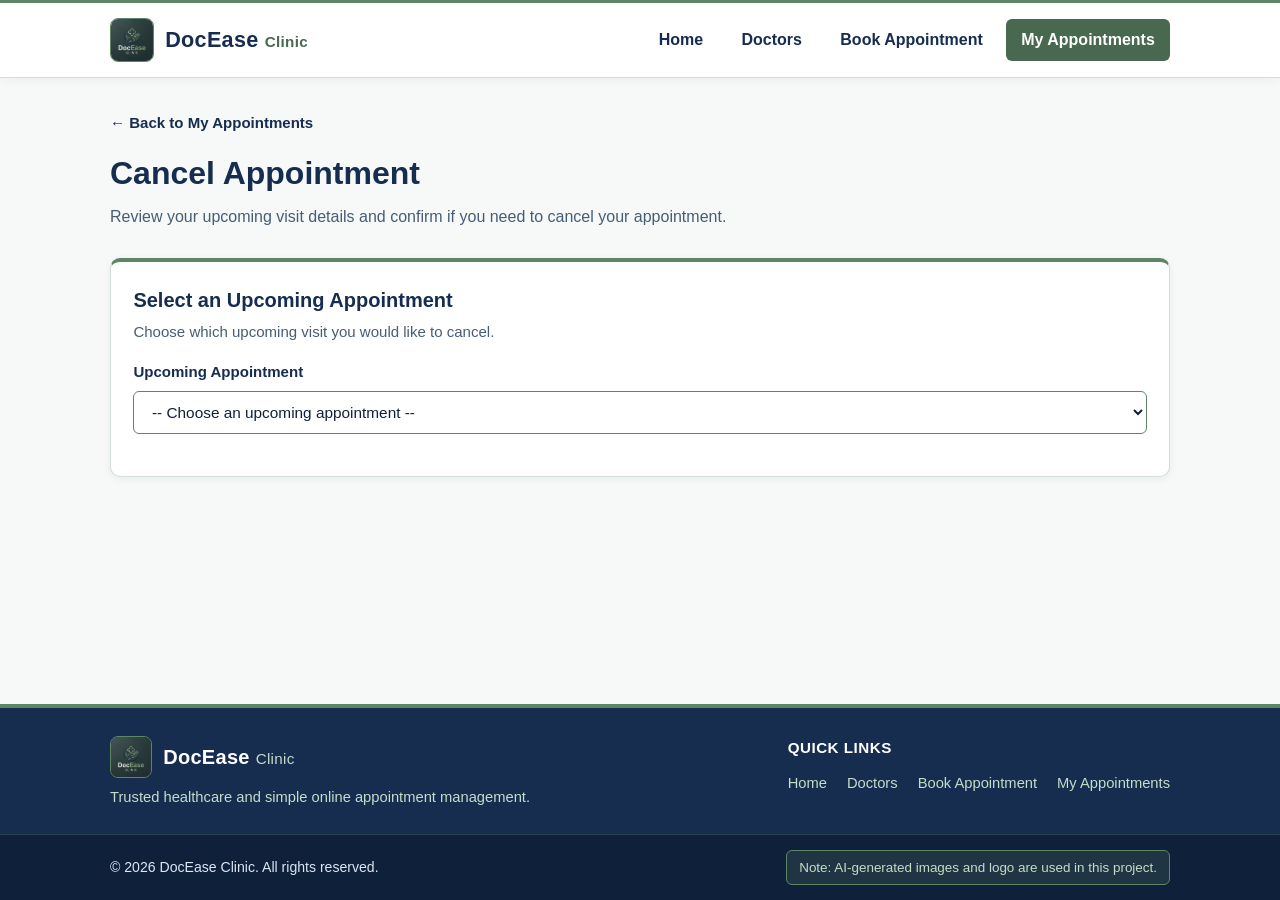
<file: pages/cancel-appointment.html>
<!DOCTYPE html>
<html lang="en">
<head>
  <meta charset="UTF-8">
  <meta name="viewport" content="width=device-width, initial-scale=1.0">
  <title>Cancel Appointment | DocEase Clinic</title>
  <link rel="stylesheet" href="../css/appointments.css">
</head>
<body class="cancel-page">
  <a href="#main-content" class="skip-link">Skip to main content</a>

  <header class="site-header">
    <div class="container header-inner">
      <a href="../index.html" class="brand-link">
        <img
          src="../images/docease-logo.png"
          alt="DocEase Clinic logo"
          class="brand-logo"
        >
        <span>DocEase <span class="brand-tag">Clinic</span></span>
      </a>

      <button
        type="button"
        id="menu-toggle"
        class="menu-toggle"
        aria-expanded="false"
        aria-controls="nav-menu"
        aria-label="Toggle navigation menu"
      >
        <span class="menu-bar"></span>
        <span class="menu-bar"></span>
        <span class="menu-bar"></span>
      </button>

      <nav id="nav-menu" class="main-nav" aria-label="Primary Navigation">
        <ul>
          <li><a href="../index.html">Home</a></li>
          <li><a href="doctors.html">Doctors</a></li>
          <li><a href="book-appointment.html">Book Appointment</a></li>
          <li><a href="my-appointments.html" class="active">My Appointments</a></li>
        </ul>
      </nav>
    </div>
  </header>

  <main id="main-content" class="container">
    <div class="breadcrumb-row">
      <a href="my-appointments.html" class="back-link">&larr; Back to My Appointments</a>
    </div>

    <section class="page-header">
      <h1>Cancel Appointment</h1>
      <p>Review your upcoming visit details and confirm if you need to cancel your appointment.</p>
    </section>

    <!-- Error / Status Alert Banner -->
    <div id="page-alert" class="alert-banner alert-error" role="alert" aria-live="polite" hidden>
      <p id="page-alert-message"></p>
      <div id="page-alert-actions" class="alert-actions" hidden>
        <a href="my-appointments.html" class="action-link reschedule-link">Back to My Appointments</a>
      </div>
    </div>

    <!-- Direct-access Appointment Selector -->
    <section id="selector-section" class="panel-card selector-panel" aria-labelledby="selector-heading" hidden>
      <h2 id="selector-heading" class="panel-title">Select an Upcoming Appointment</h2>
      <p class="panel-subtitle">Choose which upcoming visit you would like to cancel.</p>
      <div class="form-group">
        <label for="appointment-select">Upcoming Appointment</label>
        <select id="appointment-select" class="form-control">
          <option value="">-- Choose an upcoming appointment --</option>
        </select>
      </div>
    </section>

    <!-- Main Two-Column Cancel Workspace -->
    <section id="cancel-workspace" class="cancel-layout" hidden>
      <!-- Current Booking Details -->
      <article class="panel-card current-details-card" aria-labelledby="current-details-heading">
        <div class="card-top">
          <div>
            <h2 id="current-details-heading" class="panel-title">Appointment Details</h2>
            <p class="panel-subtitle">Verify the visit you are cancelling.</p>
          </div>
          <span id="current-status-badge" class="status-badge status-upcoming">Upcoming</span>
        </div>

        <ul id="current-booking-list" class="card-details detail-summary-list">
          <!-- Populated by js/cancel.js -->
        </ul>
      </article>

      <!-- Cancel Form -->
      <form id="cancel-form" class="panel-card cancel-form-card" novalidate>
        <h2 class="panel-title">Cancellation Confirmation</h2>
        <p class="panel-subtitle">
          Cancelling updates your status in My Appointments and frees the slot for Reschedule Appointment.
        </p>

        <div id="form-error" class="form-error-box" role="alert" aria-live="polite" hidden></div>

        <div class="form-group">
          <label for="cancel-reason">Reason for Cancellation (Optional)</label>
          <select id="cancel-reason" name="cancelReason" class="form-control">
            <option value="">-- Select a reason (optional) --</option>
            <option value="Schedule conflict">Schedule conflict</option>
            <option value="Feeling better / no longer needed">Feeling better / no longer needed</option>
            <option value="Need a different date or doctor">Need a different date or doctor</option>
            <option value="Travel or personal emergency">Travel or personal emergency</option>
            <option value="Other">Other</option>
          </select>
        </div>

        <div class="form-group">
          <label for="cancel-notes">Additional Notes (Optional)</label>
          <textarea
            id="cancel-notes"
            name="cancelNotes"
            class="form-control"
            rows="3"
            placeholder="Share any optional details with DocEase Clinic..."
          ></textarea>
        </div>

        <div class="confirm-box">
          <p class="confirm-box-text">
            Please confirm that you want to cancel this appointment. The Cancel Appointment button stays
            disabled until an upcoming appointment is selected and the confirmation box is checked.
          </p>
          <label class="confirm-checkbox-label" for="confirm-cancel-checkbox">
            <input type="checkbox" id="confirm-cancel-checkbox" name="confirmCancel">
            <span>I confirm that I want to cancel this appointment.</span>
          </label>
        </div>

        <!-- Inline Confirmation Prompt Before Final Cancellation -->
        <div
          id="final-confirm-panel"
          class="confirm-prompt-box"
          role="region"
          aria-labelledby="final-confirm-heading"
          aria-live="polite"
          hidden
        >
          <h3 id="final-confirm-heading" class="confirm-prompt-title">
            Are you sure you want to cancel this appointment?
          </h3>
          <p id="final-confirm-message" class="confirm-prompt-text"></p>
          <div class="confirm-prompt-actions">
            <button type="button" id="final-confirm-btn" class="navy-primary-btn">
              Yes, Confirm Cancellation
            </button>
            <button type="button" id="keep-appointment-btn" class="secondary-btn">
              No, Keep Appointment
            </button>
          </div>
        </div>

        <div id="form-actions-row" class="form-actions">
          <button type="submit" id="cancel-appointment-btn" class="primary-btn" disabled aria-disabled="true">
            Cancel Appointment
          </button>
          <a href="my-appointments.html" class="secondary-btn">Keep Appointment</a>
        </div>
      </form>
    </section>

    <!-- Success Confirmation Panel -->
    <section id="confirmation-section" class="panel-card confirmation-card" aria-live="polite" hidden>
      <div class="confirmation-badge">Cancelled</div>
      <h2>Appointment Cancelled Successfully</h2>
      <p id="confirmation-intro" class="panel-subtitle">
        Your appointment has been marked as cancelled and synced across your bookings.
      </p>

      <ul id="confirmation-details" class="card-details detail-summary-list">
        <!-- Cancelled details rendered by js/cancel.js -->
      </ul>

      <div class="confirmation-actions">
        <a href="my-appointments.html" class="primary-btn">Back to My Appointments</a>
        <a href="reschedule-appointment.html" class="secondary-btn">Reschedule Another Visit</a>
        <button type="button" id="cancel-another-btn" class="secondary-btn" hidden>
          Cancel Another Appointment
        </button>
      </div>
    </section>
  </main>

  <footer class="site-footer">
    <div class="container footer-inner">
      <div class="footer-brand">
        <a href="../index.html" class="footer-brand-link">
          <img
            src="../images/docease-logo.png"
            alt="DocEase Clinic logo"
            class="footer-logo"
          >
          <span>DocEase <span class="footer-brand-tag">Clinic</span></span>
        </a>
        <p class="footer-tagline">Trusted healthcare and simple online appointment management.</p>
      </div>

      <nav class="footer-nav" aria-label="Footer Navigation">
        <h2 class="footer-heading">Quick Links</h2>
        <ul>
          <li><a href="../index.html">Home</a></li>
          <li><a href="doctors.html">Doctors</a></li>
          <li><a href="book-appointment.html">Book Appointment</a></li>
          <li><a href="my-appointments.html">My Appointments</a></li>
        </ul>
      </nav>
    </div>

    <div class="footer-bottom">
      <div class="container footer-bottom-inner">
        <p>&copy; 2026 DocEase Clinic. All rights reserved.</p>
        <p class="ai-note">Note: AI-generated images and logo are used in this project.</p>
      </div>
    </div>
  </footer>

  <script src="../js/appointments.js"></script>
  <script src="../js/cancel.js"></script>
</body>
</html>
</file>
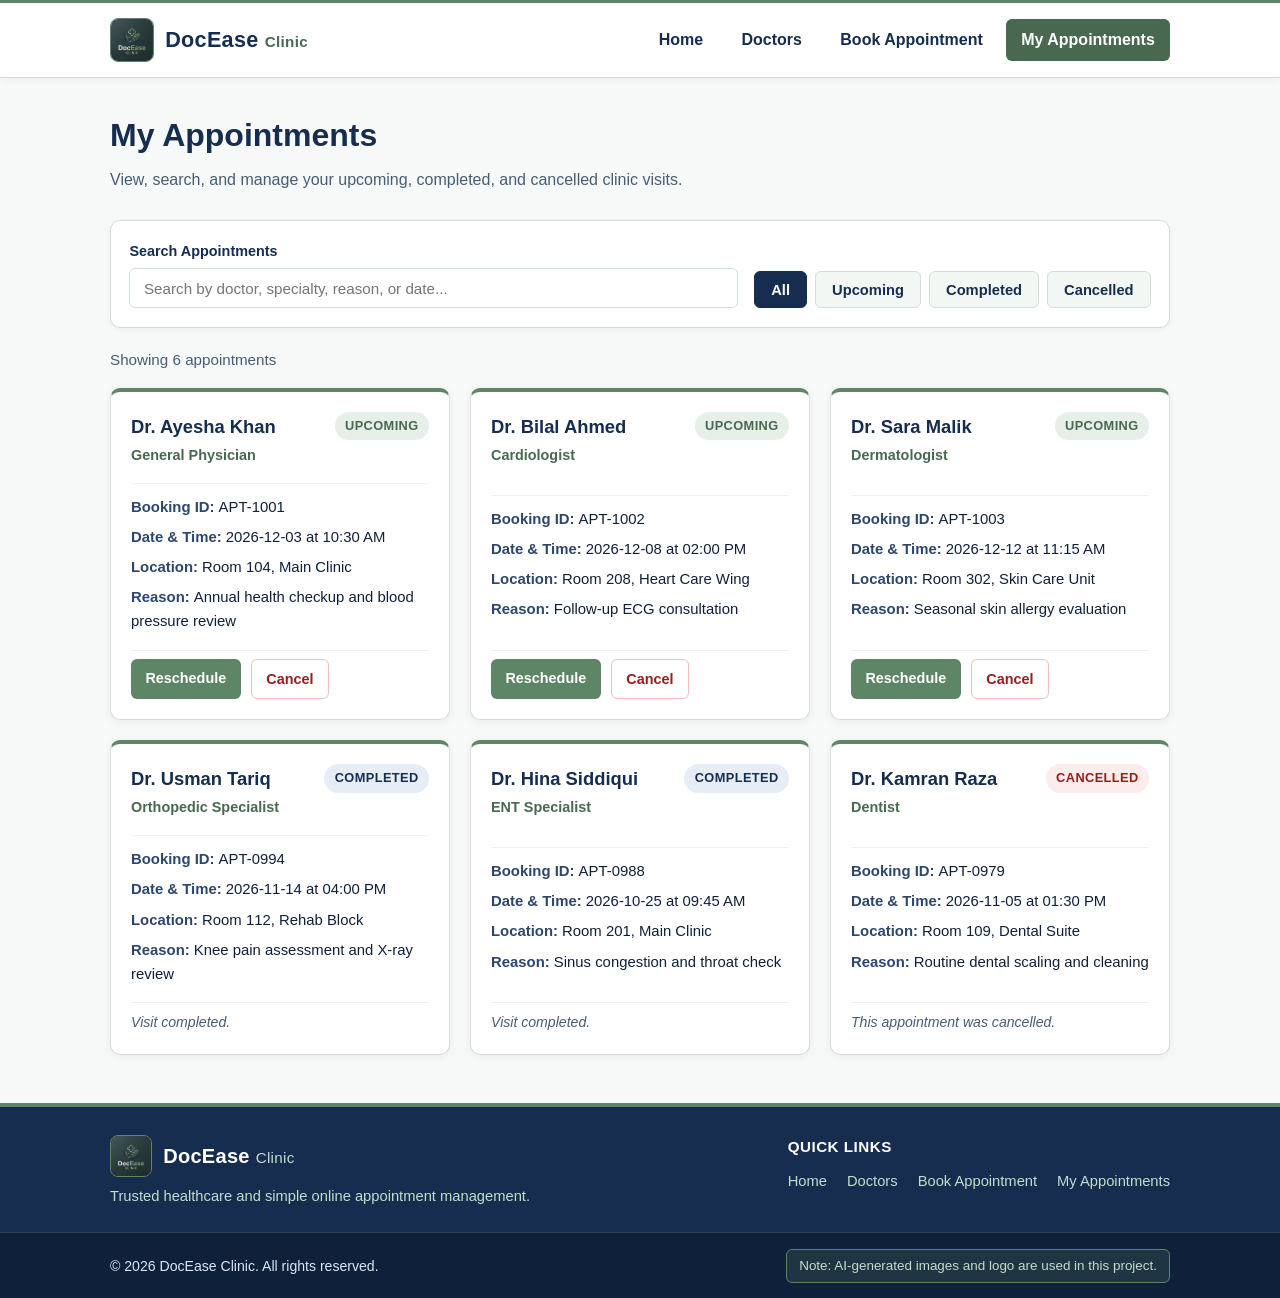
<file: pages/my-appointments.html>
<!DOCTYPE html>
<html lang="en">
<head>
  <meta charset="UTF-8">
  <meta name="viewport" content="width=device-width, initial-scale=1.0">
  <title>My Appointments | DocEase Clinic</title>
  <link rel="stylesheet" href="../css/appointments.css">
</head>
<body>
  <a href="#main-content" class="skip-link">Skip to main content</a>

  <header class="site-header">
    <div class="container header-inner">
      <a href="../index.html" class="brand-link">
        <img
          src="../images/docease-logo.png"
          alt="DocEase Clinic logo"
          class="brand-logo"
        >
        <span>DocEase <span class="brand-tag">Clinic</span></span>
      </a>

      <button
        type="button"
        id="menu-toggle"
        class="menu-toggle"
        aria-expanded="false"
        aria-controls="nav-menu"
        aria-label="Toggle navigation menu"
      >
        <span class="menu-bar"></span>
        <span class="menu-bar"></span>
        <span class="menu-bar"></span>
      </button>

      <nav id="nav-menu" class="main-nav" aria-label="Primary Navigation">
        <ul>
          <li><a href="../index.html">Home</a></li>
          <li><a href="doctors.html">Doctors</a></li>
          <li><a href="book-appointment.html">Book Appointment</a></li>
          <li><a href="my-appointments.html" class="active" aria-current="page">My Appointments</a></li>
        </ul>
      </nav>
    </div>
  </header>

  <main id="main-content" class="container">
    <section class="page-header">
      <h1>My Appointments</h1>
      <p>View, search, and manage your upcoming, completed, and cancelled clinic visits.</p>
    </section>

    <section class="controls-bar" aria-label="Search and filter appointments">
      <div class="search-group">
        <label for="search-input">Search Appointments</label>
        <input
          type="search"
          id="search-input"
          placeholder="Search by doctor, specialty, reason, or date..."
          autocomplete="off"
        >
      </div>

      <div class="filter-tabs" role="group" aria-label="Filter appointments by status">
        <button type="button" class="filter-btn active" data-status="all" aria-pressed="true">All</button>
        <button type="button" class="filter-btn" data-status="upcoming" aria-pressed="false">Upcoming</button>
        <button type="button" class="filter-btn" data-status="completed" aria-pressed="false">Completed</button>
        <button type="button" class="filter-btn" data-status="cancelled" aria-pressed="false">Cancelled</button>
      </div>
    </section>

    <p id="results-count" class="results-count" aria-live="polite"></p>

    <section id="appointments-list" class="appointments-grid" aria-label="Appointments list">
      <!-- Appointment cards are rendered here by js/appointments.js -->
    </section>

    <div id="empty-message" class="empty-state" hidden>
      <h2>No appointments match your search</h2>
      <p>Try another keyword or switch to a different appointment status tab.</p>
      <button type="button" id="reset-filters-btn" class="reset-btn">Show All Appointments</button>
    </div>
  </main>

  <footer class="site-footer">
    <div class="container footer-inner">
      <div class="footer-brand">
        <a href="../index.html" class="footer-brand-link">
          <img
            src="../images/docease-logo.png"
            alt="DocEase Clinic logo"
            class="footer-logo"
          >
          <span>DocEase <span class="footer-brand-tag">Clinic</span></span>
        </a>
        <p class="footer-tagline">Trusted healthcare and simple online appointment management.</p>
      </div>

      <nav class="footer-nav" aria-label="Footer Navigation">
        <h2 class="footer-heading">Quick Links</h2>
        <ul>
          <li><a href="../index.html">Home</a></li>
          <li><a href="doctors.html">Doctors</a></li>
          <li><a href="book-appointment.html">Book Appointment</a></li>
          <li><a href="my-appointments.html">My Appointments</a></li>
        </ul>
      </nav>
    </div>

    <div class="footer-bottom">
      <div class="container footer-bottom-inner">
        <p>&copy; 2026 DocEase Clinic. All rights reserved.</p>
        <p class="ai-note">Note: AI-generated images and logo are used in this project.</p>
      </div>
    </div>
  </footer>

  <script src="../js/appointments.js"></script>
</body>
</html>
</file>
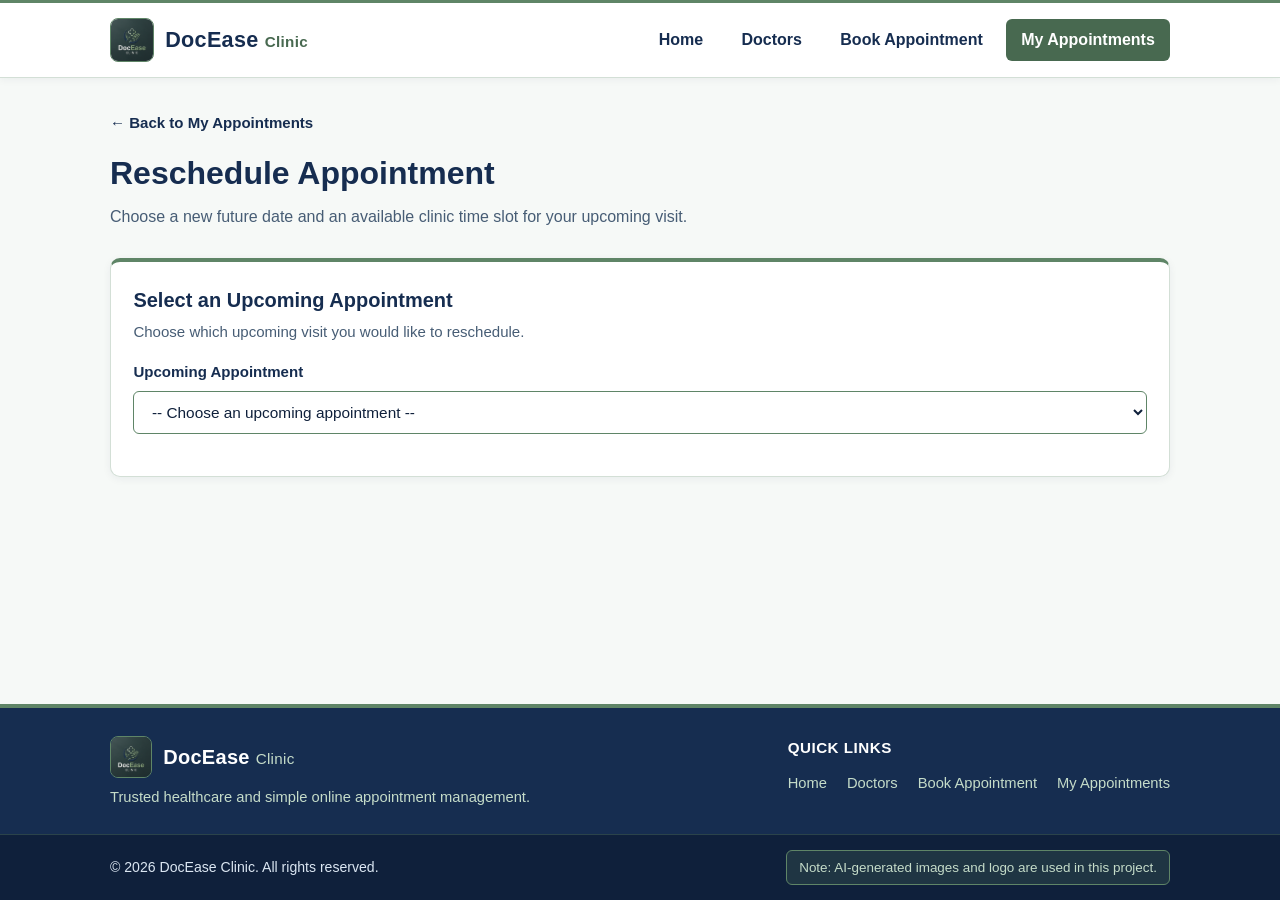
<file: pages/reschedule-appointment.html>
<!DOCTYPE html>
<html lang="en">
<head>
  <meta charset="UTF-8">
  <meta name="viewport" content="width=device-width, initial-scale=1.0">
  <title>Reschedule Appointment | DocEase Clinic</title>
  <link rel="stylesheet" href="../css/appointments.css">
</head>
<body class="reschedule-page">
  <a href="#main-content" class="skip-link">Skip to main content</a>

  <header class="site-header">
    <div class="container header-inner">
      <a href="../index.html" class="brand-link">
        <img
          src="../images/docease-logo.png"
          alt="DocEase Clinic logo"
          class="brand-logo"
        >
        <span>DocEase <span class="brand-tag">Clinic</span></span>
      </a>

      <button
        type="button"
        id="menu-toggle"
        class="menu-toggle"
        aria-expanded="false"
        aria-controls="nav-menu"
        aria-label="Toggle navigation menu"
      >
        <span class="menu-bar"></span>
        <span class="menu-bar"></span>
        <span class="menu-bar"></span>
      </button>

      <nav id="nav-menu" class="main-nav" aria-label="Primary Navigation">
        <ul>
          <li><a href="../index.html">Home</a></li>
          <li><a href="doctors.html">Doctors</a></li>
          <li><a href="book-appointment.html">Book Appointment</a></li>
          <li><a href="my-appointments.html" class="active">My Appointments</a></li>
        </ul>
      </nav>
    </div>
  </header>

  <main id="main-content" class="container">
    <div class="breadcrumb-row">
      <a href="my-appointments.html" class="back-link">&larr; Back to My Appointments</a>
    </div>

    <section class="page-header">
      <h1>Reschedule Appointment</h1>
      <p>Choose a new future date and an available clinic time slot for your upcoming visit.</p>
    </section>

    <!-- Error / Status Alert Banner -->
    <div id="page-alert" class="alert-banner alert-error" role="alert" aria-live="polite" hidden>
      <p id="page-alert-message"></p>
      <div id="page-alert-actions" class="alert-actions" hidden>
        <a href="my-appointments.html" class="action-link reschedule-link">Back to My Appointments</a>
      </div>
    </div>

    <!-- Direct-access Appointment Selector -->
    <section id="selector-section" class="panel-card selector-panel" aria-labelledby="selector-heading" hidden>
      <h2 id="selector-heading" class="panel-title">Select an Upcoming Appointment</h2>
      <p class="panel-subtitle">Choose which upcoming visit you would like to reschedule.</p>
      <div class="form-group">
        <label for="appointment-select">Upcoming Appointment</label>
        <select id="appointment-select" class="form-control">
          <option value="">-- Choose an upcoming appointment --</option>
        </select>
      </div>
    </section>

    <!-- Main Two-Column Reschedule Workspace -->
    <section id="reschedule-workspace" class="reschedule-layout" hidden>
      <!-- Current Booking Details -->
      <article class="panel-card current-details-card" aria-labelledby="current-details-heading">
        <div class="card-top">
          <div>
            <h2 id="current-details-heading" class="panel-title">Current Booking Details</h2>
            <p class="panel-subtitle">Review your existing visit before confirming changes.</p>
          </div>
          <span id="current-status-badge" class="status-badge status-upcoming">Upcoming</span>
        </div>

        <ul id="current-booking-list" class="card-details detail-summary-list">
          <!-- Populated by js/reschedule.js -->
        </ul>
      </article>

      <!-- Reschedule Form -->
      <form id="reschedule-form" class="panel-card reschedule-form-card" novalidate>
        <h2 class="panel-title">Select New Date &amp; Time</h2>
        <p class="panel-subtitle">Choose a future date and pick an available time slot.</p>

        <div id="form-error" class="form-error-box" role="alert" aria-live="polite" hidden></div>

        <div class="form-group">
          <label for="new-date">New Appointment Date</label>
          <input
            type="date"
            id="new-date"
            name="newDate"
            class="form-control"
            required
          >
          <p class="field-hint">Select any future date starting tomorrow.</p>
        </div>

        <div class="form-group">
          <div class="slots-header">
            <span id="slots-label" class="field-label">Available Time Slots</span>
            <span id="slots-summary" class="slots-summary">Pick a future date to view slots</span>
          </div>

          <div
            id="time-slots-grid"
            class="slots-grid"
            role="group"
            aria-labelledby="slots-label"
          >
            <!-- Time slot buttons rendered by js/reschedule.js -->
          </div>

          <div class="slots-legend" aria-label="Time slot availability legend">
            <span class="legend-item"><span class="legend-dot dot-available"></span> Available</span>
            <span class="legend-item"><span class="legend-dot dot-selected"></span> Selected</span>
            <span class="legend-item"><span class="legend-dot dot-booked"></span> Booked / Unavailable</span>
          </div>

          <div id="slot-message" class="slot-message-box" role="status" aria-live="polite" hidden></div>
        </div>

        <div class="form-actions">
          <button type="submit" id="confirm-reschedule-btn" class="primary-btn" disabled>
            Confirm Reschedule
          </button>
          <a href="my-appointments.html" class="secondary-btn">Cancel</a>
        </div>
      </form>
    </section>

    <!-- Success Confirmation Panel -->
    <section id="confirmation-section" class="panel-card confirmation-card" aria-live="polite" hidden>
      <div class="confirmation-badge">Rescheduled</div>
      <h2>Appointment Rescheduled Successfully</h2>
      <p id="confirmation-intro" class="panel-subtitle">
        Your appointment has been updated and saved.
      </p>

      <ul id="confirmation-details" class="card-details detail-summary-list">
        <!-- Updated details rendered by js/reschedule.js -->
      </ul>

      <div class="confirmation-actions">
        <a href="my-appointments.html" class="primary-btn">Back to My Appointments</a>
        <button type="button" id="reschedule-another-btn" class="secondary-btn" hidden>
          Reschedule Another Appointment
        </button>
      </div>
    </section>
  </main>

  <footer class="site-footer">
    <div class="container footer-inner">
      <div class="footer-brand">
        <a href="../index.html" class="footer-brand-link">
          <img
            src="../images/docease-logo.png"
            alt="DocEase Clinic logo"
            class="footer-logo"
          >
          <span>DocEase <span class="footer-brand-tag">Clinic</span></span>
        </a>
        <p class="footer-tagline">Trusted healthcare and simple online appointment management.</p>
      </div>

      <nav class="footer-nav" aria-label="Footer Navigation">
        <h2 class="footer-heading">Quick Links</h2>
        <ul>
          <li><a href="../index.html">Home</a></li>
          <li><a href="doctors.html">Doctors</a></li>
          <li><a href="book-appointment.html">Book Appointment</a></li>
          <li><a href="my-appointments.html">My Appointments</a></li>
        </ul>
      </nav>
    </div>

    <div class="footer-bottom">
      <div class="container footer-bottom-inner">
        <p>&copy; 2026 DocEase Clinic. All rights reserved.</p>
        <p class="ai-note">Note: AI-generated images and logo are used in this project.</p>
      </div>
    </div>
  </footer>

  <script src="../js/appointments.js"></script>
  <script src="../js/reschedule.js"></script>
</body>
</html>
</file>
<file: css/styles.css>
/* ==========================================================================
   DocEase Clinic - Sage Green & Navy Blue Theme
   Styled for Home & Find Doctor Prototypes
   ========================================================================== */

:root {
  /* Navy Blue & Sage Green Palette */
  --color-navy: #162d50;
  --color-navy-dark: #0f203b;
  --color-navy-soft: #e8eef6;

  --color-sage: #5f8567;
  --color-sage-dark: #486950;
  --color-sage-light: #e7f0e9;
  --color-sage-tint: #f4f8f5;

  --color-bg: var(--color-sage-tint);
  --color-surface: #ffffff;
  --color-text: #152238;
  --color-text-muted: #526277;
  --color-border: #cedbd1;

  --font-sans: "Segoe UI", system-ui, -apple-system, BlinkMacSystemFont, Roboto,
    "Helvetica Neue", Arial, sans-serif;

  --container-max: 1160px;
  --radius-sm: 6px;
  --radius-md: 12px;
  --radius-lg: 16px;
  --radius-pill: 999px;

  --shadow-sm: 0 2px 8px rgba(22, 45, 80, 0.06);
  --shadow-md: 0 8px 24px rgba(22, 45, 80, 0.09);
}

*,
*::before,
*::after {
  box-sizing: border-box;
}

html {
  scroll-behavior: smooth;
}

body {
  margin: 0;
  font-family: var(--font-sans);
  color: var(--color-text);
  background-color: var(--color-bg);
  line-height: 1.6;
  -webkit-font-smoothing: antialiased;
}

img,
svg {
  display: block;
  max-width: 100%;
}

a {
  color: var(--color-navy);
  text-decoration: none;
}

a:hover {
  color: var(--color-sage-dark);
}

button,
input,
select,
textarea {
  font: inherit;
  color: inherit;
}

:focus-visible {
  outline: 3px solid var(--color-sage);
  outline-offset: 2px;
}

.sr-only {
  position: absolute;
  width: 1px;
  height: 1px;
  padding: 0;
  margin: -1px;
  overflow: hidden;
  clip: rect(0, 0, 0, 0);
  border: 0;
}

.skip-link {
  position: absolute;
  left: 1rem;
  top: -3rem;
  background: var(--color-navy);
  color: #ffffff;
  padding: 0.6rem 1rem;
  border-radius: var(--radius-sm);
  z-index: 1000;
  font-weight: 600;
}

.skip-link:focus {
  top: 0.75rem;
  color: #ffffff;
}

.container {
  width: 100%;
  max-width: var(--container-max);
  margin: 0 auto;
  padding: 0 1.25rem;
}

/* ==========================================================================
   Header / Navbar (Logo Left | Links Center | Phone No. Right)
   ========================================================================== */
.site-header {
  position: sticky;
  top: 0;
  z-index: 900;
  background: var(--color-surface);
  border-bottom: 2px solid var(--color-border);
  box-shadow: var(--shadow-sm);
}

.nav-wrapper {
  display: grid;
  grid-template-columns: auto 1fr auto;
  align-items: center;
  min-height: 76px;
  gap: 1.25rem;
}

.brand {
  display: inline-flex;
  align-items: center;
  gap: 0.65rem;
  font-weight: 700;
  font-size: 1.2rem;
  color: var(--color-navy);
}

.brand__logo {
  width: 48px;
  height: 48px;
  border-radius: var(--radius-sm);
  object-fit: cover;
  border: 1px solid var(--color-border);
  flex-shrink: 0;
}

.footer-brand__logo {
  width: 44px;
  height: 44px;
  border-radius: var(--radius-sm);
  object-fit: cover;
  border: 1px solid rgba(255, 255, 255, 0.2);
  flex-shrink: 0;
}

.brand__sub {
  display: block;
  font-size: 0.72rem;
  font-weight: 600;
  color: var(--color-sage-dark);
  letter-spacing: 0.04em;
  text-transform: uppercase;
}

.nav-center {
  display: flex;
  justify-content: center;
}

.nav-menu {
  display: flex;
  align-items: center;
  gap: 1.5rem;
  list-style: none;
  margin: 0;
  padding: 0;
}

.nav-link {
  display: inline-block;
  padding: 0.45rem 0.25rem;
  font-weight: 600;
  font-size: 0.98rem;
  color: var(--color-text);
  border-bottom: 2px solid transparent;
  transition: color 0.18s ease, border-color 0.18s ease;
}

.nav-link:hover {
  color: var(--color-navy);
  border-bottom-color: var(--color-sage);
}

.nav-link.is-active {
  color: var(--color-navy);
  border-bottom-color: var(--color-navy);
}

.nav-phone {
  display: inline-flex;
  align-items: center;
  gap: 0.45rem;
  padding: 0.52rem 1rem;
  border-radius: var(--radius-pill);
  background: var(--color-navy);
  color: #ffffff;
  font-weight: 600;
  font-size: 0.9rem;
  white-space: nowrap;
  transition: background-color 0.18s ease;
}

.nav-phone:hover {
  background: var(--color-sage-dark);
  color: #ffffff;
}

.nav-toggle {
  display: none;
  background: var(--color-sage-light);
  border: 1px solid var(--color-border);
  border-radius: var(--radius-sm);
  padding: 0.45rem 0.7rem;
  cursor: pointer;
  color: var(--color-navy);
  font-weight: 600;
}

/* ==========================================================================
   Hero Section (Left: Clinic Timing, Quote/Line, Search Bar | Right: IMG)
   ========================================================================== */
.hero {
  padding: 2.75rem 0 2.25rem;
  background: linear-gradient(135deg, var(--color-sage-light) 0%, var(--color-bg) 55%, var(--color-navy-soft) 100%);
  border-bottom: 1px solid var(--color-border);
}

.hero__grid {
  display: grid;
  grid-template-columns: 1.05fr 0.95fr;
  align-items: center;
  gap: 2.5rem;
}

.clinic-timing-pill {
  display: inline-flex;
  align-items: center;
  gap: 0.5rem;
  padding: 0.38rem 0.9rem;
  border-radius: var(--radius-pill);
  background: var(--color-navy);
  color: #ffffff;
  font-size: 0.85rem;
  font-weight: 600;
  margin-bottom: 1rem;
}

.clinic-timing-pill__dot {
  width: 8px;
  height: 8px;
  border-radius: 50%;
  background: #8fd19e;
}

.hero__quote {
  margin: 0 0 0.85rem;
  font-size: clamp(1.85rem, 3.6vw, 2.7rem);
  line-height: 1.16;
  color: var(--color-navy);
  letter-spacing: -0.015em;
}

.hero__quote span {
  color: var(--color-sage-dark);
}

.hero__lines {
  margin: 0 0 1.5rem;
  color: var(--color-text-muted);
  font-size: 1.02rem;
  max-width: 540px;
  display: grid;
  gap: 0.35rem;
}

/* Search Bar under Quote/Line */
.search-wrapper {
  position: relative;
  max-width: 540px;
}

.hero-search {
  display: flex;
  align-items: center;
  background: var(--color-surface);
  border: 2px solid var(--color-navy);
  border-radius: var(--radius-md);
  padding: 0.35rem 0.45rem 0.35rem 0.85rem;
  box-shadow: var(--shadow-sm);
  gap: 0.5rem;
}

.hero-search__icon {
  color: var(--color-sage-dark);
  flex-shrink: 0;
}

.hero-search__input {
  flex: 1;
  min-width: 0;
  border: 0;
  background: transparent;
  padding: 0.45rem 0.25rem;
  font-size: 0.96rem;
}

.hero-search__input:focus {
  outline: none;
}

.hero-search__btn {
  background: var(--color-sage);
  color: #ffffff;
  border: 0;
  border-radius: var(--radius-sm);
  padding: 0.55rem 1.05rem;
  font-weight: 600;
  cursor: pointer;
  transition: background-color 0.18s ease;
}

.hero-search__btn:hover {
  background: var(--color-sage-dark);
}

.search-results {
  position: absolute;
  top: calc(100% + 0.45rem);
  left: 0;
  right: 0;
  background: var(--color-surface);
  border: 1px solid var(--color-border);
  border-radius: var(--radius-md);
  box-shadow: var(--shadow-md);
  z-index: 200;
  max-height: 260px;
  overflow-y: auto;
}

.search-results[hidden] {
  display: none;
}

.search-result-item {
  display: flex;
  justify-content: space-between;
  align-items: center;
  gap: 0.75rem;
  padding: 0.7rem 0.95rem;
  border-bottom: 1px solid var(--color-border);
  font-size: 0.92rem;
}

.search-result-item:last-child {
  border-bottom: 0;
}

.search-result-item:hover {
  background: var(--color-sage-light);
}

.search-result-item__doctor {
  display: inline-flex;
  align-items: center;
  gap: 0.6rem;
}

.search-result-thumb,
.search-result-initials {
  width: 32px;
  height: 32px;
  border-radius: 50%;
  flex-shrink: 0;
}

.search-result-thumb {
  object-fit: cover;
  object-position: center top;
  border: 1.5px solid var(--color-border);
}

.search-result-initials {
  display: inline-flex;
  align-items: center;
  justify-content: center;
  background: var(--color-navy);
  color: #ffffff;
  font-size: 0.72rem;
  font-weight: 700;
}

.search-result-footer {
  display: flex;
  justify-content: space-between;
  align-items: center;
  padding: 0.65rem 0.95rem;
  background: var(--color-navy-soft);
  color: var(--color-navy);
  font-size: 0.88rem;
  font-weight: 700;
}

.search-result-footer:hover {
  background: var(--color-sage-light);
  color: var(--color-navy-dark);
}

/* Home Hero Quick Links & Card Action Links */
.hero-quick-actions {
  margin-top: 1rem;
  display: flex;
  flex-wrap: wrap;
  align-items: center;
  gap: 0.5rem;
  max-width: 540px;
}

.hero-quick-btn {
  display: inline-flex;
  align-items: center;
  gap: 0.4rem;
  padding: 0.45rem 0.9rem;
  border-radius: var(--radius-pill);
  background: var(--color-navy);
  color: #ffffff;
  font-size: 0.86rem;
  font-weight: 600;
  transition: background-color 0.18s ease, transform 0.15s ease;
}

.hero-quick-btn:hover {
  background: var(--color-sage-dark);
  color: #ffffff;
  transform: translateY(-1px);
}

.hero-quick-btn--outline {
  background: var(--color-surface);
  color: var(--color-navy);
  border: 1.5px solid var(--color-navy);
}

.hero-quick-btn--outline:hover {
  background: var(--color-navy);
  color: #ffffff;
}

.chart-panel__action--navy {
  background: var(--color-navy-soft);
  border-color: var(--color-navy);
}

.hero-quick-chip {
  display: inline-flex;
  align-items: center;
  padding: 0.36rem 0.75rem;
  border-radius: var(--radius-pill);
  background: var(--color-surface);
  border: 1px solid var(--color-border);
  color: var(--color-navy);
  font-size: 0.82rem;
  font-weight: 600;
  transition: background-color 0.18s ease, border-color 0.18s ease;
}

.hero-quick-chip:hover {
  background: var(--color-sage-light);
  border-color: var(--color-sage);
  color: var(--color-navy-dark);
}

.chart-panel__action {
  display: inline-flex;
  align-items: center;
  gap: 0.35rem;
  padding: 0.48rem 0.95rem;
  border-radius: var(--radius-pill);
  background: var(--color-sage-light);
  border: 1px solid var(--color-border);
  color: var(--color-navy);
  font-size: 0.86rem;
  font-weight: 600;
  white-space: nowrap;
  transition: background-color 0.18s ease, border-color 0.18s ease;
}

.chart-panel__action:hover {
  background: var(--color-navy);
  border-color: var(--color-navy);
  color: #ffffff;
}

/* Right Hero IMG Box */
.hero-image-card {
  background: var(--color-surface);
  border: 2px solid var(--color-border);
  border-radius: var(--radius-lg);
  padding: 1rem;
  box-shadow: var(--shadow-md);
}

.hero-image-card img,
.hero-image-card svg {
  width: 100%;
  aspect-ratio: 3 / 2;
  object-fit: cover;
  border-radius: var(--radius-md);
}

/* ==========================================================================
   Clinic Analysis Chart Band (Full Width Centered Box)
   ========================================================================== */
.section {
  padding: 2.25rem 0;
}

.chart-panel {
  background: var(--color-surface);
  border: 2px solid var(--color-border);
  border-radius: var(--radius-lg);
  padding: 1.5rem 1.75rem;
  box-shadow: var(--shadow-sm);
}

.chart-panel__header {
  display: flex;
  flex-wrap: wrap;
  justify-content: space-between;
  align-items: center;
  gap: 1rem;
  margin-bottom: 1.25rem;
}

.chart-panel__title {
  margin: 0;
  font-size: 1.3rem;
  color: var(--color-navy);
}

.chart-panel__subtitle {
  margin: 0.2rem 0 0;
  font-size: 0.9rem;
  color: var(--color-text-muted);
}

.chart-legend {
  display: flex;
  flex-wrap: wrap;
  gap: 1rem;
  font-size: 0.86rem;
  font-weight: 600;
}

.legend-item {
  display: inline-flex;
  align-items: center;
  gap: 0.4rem;
}

.legend-swatch {
  width: 12px;
  height: 12px;
  border-radius: 3px;
}

.legend-swatch--navy {
  background: var(--color-navy);
}

.legend-swatch--sage {
  background: var(--color-sage);
}

.chart-bars {
  display: grid;
  grid-template-columns: repeat(6, 1fr);
  gap: 1rem;
  align-items: end;
  min-height: 170px;
  padding: 1rem 0.5rem 0.25rem;
  border-bottom: 2px solid var(--color-border);
}

.chart-col {
  display: flex;
  flex-direction: column;
  align-items: center;
  gap: 0.45rem;
  height: 100%;
  justify-content: flex-end;
}

.chart-col__pair {
  display: flex;
  align-items: flex-end;
  gap: 0.3rem;
  height: 125px;
}

.chart-bar {
  width: 18px;
  border-radius: 5px 5px 0 0;
  transition: opacity 0.18s ease, transform 0.18s ease;
}

.chart-bar:hover {
  opacity: 0.88;
  transform: translateY(-2px);
}

.chart-bar--navy {
  background: var(--color-navy);
}

.chart-bar--sage {
  background: var(--color-sage);
}

.chart-col__label {
  font-size: 0.82rem;
  font-weight: 600;
  color: var(--color-text-muted);
  text-align: center;
}

.chart-col__val {
  font-size: 0.76rem;
  font-weight: 700;
  color: var(--color-navy);
}

/* ==========================================================================
   4-Image Row (Img 1 | Img 2 | Img 3 | Img 4)
   ========================================================================== */
.gallery-grid {
  display: grid;
  grid-template-columns: repeat(4, 1fr);
  gap: 1.25rem;
}

.gallery-card {
  background: var(--color-surface);
  border: 1px solid var(--color-border);
  border-radius: var(--radius-md);
  overflow: hidden;
  box-shadow: var(--shadow-sm);
  display: flex;
  flex-direction: column;
  transition: transform 0.2s ease, box-shadow 0.2s ease;
}

.gallery-card:hover {
  transform: translateY(-3px);
  box-shadow: var(--shadow-md);
}

.gallery-card__img {
  background: var(--color-sage-light);
  border-bottom: 1px solid var(--color-border);
  padding: 0.85rem;
}

.gallery-card__body {
  padding: 0.95rem 1rem 1.05rem;
  display: flex;
  flex-direction: column;
  flex: 1;
}

.gallery-card__title {
  margin: 0 0 0.25rem;
  font-size: 1rem;
  color: var(--color-navy);
}

.gallery-card__caption {
  margin: 0 0 0.75rem;
  font-size: 0.86rem;
  color: var(--color-text-muted);
  flex: 1;
}

.gallery-card__link {
  display: inline-flex;
  align-items: center;
  gap: 0.3rem;
  font-size: 0.84rem;
  font-weight: 700;
  color: var(--color-sage-dark);
}

.gallery-card__link:hover {
  color: var(--color-navy);
  text-decoration: underline;
}

/* ==========================================================================
   Find Doctor Page (Prototype: Directory Header + Filter/Search Box + Grid)
   ========================================================================== */
.directory-hero {
  padding: 2.35rem 0 1.85rem;
  background: linear-gradient(135deg, var(--color-sage-light) 0%, var(--color-bg) 55%, var(--color-navy-soft) 100%);
  border-bottom: 1px solid var(--color-border);
}

.directory-hero__badge {
  display: inline-flex;
  align-items: center;
  gap: 0.45rem;
  padding: 0.36rem 0.9rem;
  border-radius: var(--radius-pill);
  background: var(--color-navy);
  color: #ffffff;
  font-size: 0.83rem;
  font-weight: 600;
  letter-spacing: 0.02em;
  margin-bottom: 0.9rem;
}

.directory-hero__title {
  margin: 0 0 0.65rem;
  font-size: clamp(1.85rem, 3.4vw, 2.55rem);
  line-height: 1.15;
  color: var(--color-navy);
  letter-spacing: -0.015em;
}

.directory-hero__title span {
  color: var(--color-sage-dark);
}

.directory-hero__lines {
  display: grid;
  gap: 0.3rem;
  max-width: 680px;
  color: var(--color-text-muted);
  font-size: 1rem;
}

.directory-hero__lines p {
  margin: 0;
}

/* Filter and Search Box (matches prototype card) */
.filter-panel {
  background: var(--color-surface);
  border: 2px solid var(--color-border);
  border-radius: var(--radius-lg);
  padding: 1.5rem 1.6rem;
  box-shadow: var(--shadow-md);
}

.filter-search {
  display: flex;
  align-items: center;
  gap: 0.65rem;
  background: var(--color-sage-tint);
  border: 2px solid var(--color-navy);
  border-radius: var(--radius-pill);
  padding: 0.45rem 0.65rem 0.45rem 1.05rem;
  margin-bottom: 1.35rem;
  transition: box-shadow 0.18s ease;
}

.filter-search:focus-within {
  box-shadow: 0 0 0 3px rgba(95, 133, 103, 0.25);
}

.filter-search__icon {
  color: var(--color-navy);
  flex-shrink: 0;
}

.filter-search__input {
  flex: 1;
  min-width: 0;
  border: 0;
  background: transparent;
  padding: 0.4rem 0.25rem;
  font-size: 0.98rem;
  color: var(--color-text);
}

.filter-search__input:focus {
  outline: none;
}

.filter-search__clear {
  border: 0;
  background: var(--color-navy-soft);
  color: var(--color-navy);
  border-radius: var(--radius-pill);
  padding: 0.32rem 0.75rem;
  font-size: 0.82rem;
  font-weight: 600;
  cursor: pointer;
}

.filter-search__clear:hover {
  background: var(--color-navy);
  color: #ffffff;
}

.filter-groups {
  display: grid;
  gap: 1.15rem;
}

.filter-groups > div,
.filter-split > div {
  min-width: 0;
}

.filter-split {
  display: grid;
  grid-template-columns: 1fr 1fr;
  gap: 1.25rem;
  padding-top: 0.75rem;
  border-top: 1px solid var(--color-border);
}

.filter-split--triple {
  grid-template-columns: repeat(3, 1fr);
}

.filter-group__label {
  display: block;
  margin-bottom: 0.55rem;
  font-size: 0.9rem;
  font-weight: 700;
  color: var(--color-navy);
  letter-spacing: 0.01em;
}

.filter-chips {
  display: flex;
  flex-wrap: wrap;
  gap: 0.5rem;
}

.filter-chip {
  padding: 0.45rem 0.95rem;
  border-radius: var(--radius-sm);
  border: 1.5px solid var(--color-border);
  background: var(--color-sage-tint);
  color: var(--color-navy);
  font-size: 0.88rem;
  font-weight: 600;
  cursor: pointer;
  transition: background-color 0.16s ease, color 0.16s ease, border-color 0.16s ease, transform 0.12s ease;
}

.filter-chip:hover {
  background: var(--color-sage-light);
  border-color: var(--color-sage);
}

.filter-chip.is-active {
  background: var(--color-navy);
  border-color: var(--color-navy);
  color: #ffffff;
}

.filter-chip--sage.is-active {
  background: var(--color-sage-dark);
  border-color: var(--color-sage-dark);
  color: #ffffff;
}

/* Results Toolbar & Doctor Cards */
.directory-toolbar {
  display: flex;
  flex-wrap: wrap;
  justify-content: space-between;
  align-items: center;
  gap: 0.75rem;
  margin: 1.65rem 0 1.1rem;
}

.directory-toolbar__actions {
  display: flex;
  flex-wrap: wrap;
  align-items: center;
  gap: 0.65rem;
}

.directory-count {
  margin: 0;
  font-size: 0.98rem;
  font-weight: 700;
  color: var(--color-navy);
}

.directory-count span {
  color: var(--color-sage-dark);
}

.btn-reset {
  padding: 0.42rem 0.95rem;
  border-radius: var(--radius-pill);
  border: 1.5px solid var(--color-navy);
  background: transparent;
  color: var(--color-navy);
  font-size: 0.85rem;
  font-weight: 600;
  cursor: pointer;
  transition: background-color 0.16s ease, color 0.16s ease;
}

.btn-reset:hover:not(:disabled) {
  background: var(--color-navy);
  color: #ffffff;
}

.btn-reset:disabled {
  opacity: 0.45;
  cursor: default;
}

.doctors-grid {
  display: grid;
  grid-template-columns: repeat(3, 1fr);
  gap: 1.25rem;
}

.doctor-card {
  min-width: 0;
  background: var(--color-surface);
  border: 1.5px solid var(--color-border);
  border-top: 4px solid var(--color-navy);
  border-radius: var(--radius-md);
  padding: 1.25rem;
  box-shadow: var(--shadow-sm);
  display: flex;
  flex-direction: column;
  gap: 0.9rem;
  transition: transform 0.18s ease, box-shadow 0.18s ease, border-color 0.18s ease;
}

.doctor-card:hover {
  transform: translateY(-3px);
  box-shadow: var(--shadow-md);
  border-color: var(--color-sage);
}

.doctor-card__head {
  display: flex;
  align-items: flex-start;
  gap: 0.85rem;
}

.doctor-card__avatar {
  width: 56px;
  height: 56px;
  border-radius: var(--radius-md);
  background: linear-gradient(135deg, var(--color-navy), var(--color-sage-dark));
  color: #ffffff;
  font-weight: 700;
  font-size: 1.05rem;
  display: inline-flex;
  align-items: center;
  justify-content: center;
  flex-shrink: 0;
  overflow: hidden;
}

.doctor-card__avatar--photo {
  background: var(--color-sage-light);
  border: 2px solid var(--color-border);
}

.doctor-card__avatar--photo img {
  width: 100%;
  height: 100%;
  object-fit: cover;
  object-position: center top;
}

.doctor-card__name {
  margin: 0;
  font-size: 1.08rem;
  color: var(--color-navy);
  line-height: 1.25;
}

.doctor-card__creds {
  margin: 0.15rem 0 0;
  font-size: 0.82rem;
  color: var(--color-text-muted);
}

.doctor-card__badges {
  display: flex;
  flex-wrap: wrap;
  align-items: center;
  gap: 0.45rem;
}

.badge-specialty {
  display: inline-flex;
  align-items: center;
  padding: 0.25rem 0.65rem;
  border-radius: var(--radius-pill);
  background: var(--color-navy-soft);
  color: var(--color-navy);
  font-size: 0.79rem;
  font-weight: 700;
}

.badge-availability {
  display: inline-flex;
  align-items: center;
  gap: 0.35rem;
  padding: 0.25rem 0.65rem;
  border-radius: var(--radius-pill);
  font-size: 0.79rem;
  font-weight: 700;
}

.badge-availability--today {
  background: var(--color-sage-light);
  color: var(--color-sage-dark);
}

.badge-availability--scheduled {
  background: #eef1f5;
  color: var(--color-text-muted);
}

.doctor-card__bio {
  margin: 0;
  font-size: 0.89rem;
  color: var(--color-text-muted);
  line-height: 1.5;
}

.doctor-card__tags {
  display: flex;
  flex-wrap: wrap;
  gap: 0.38rem;
}

.doctor-card__tag {
  font-size: 0.76rem;
  font-weight: 600;
  padding: 0.2rem 0.55rem;
  border-radius: var(--radius-sm);
  background: var(--color-sage-tint);
  border: 1px solid var(--color-border);
  color: var(--color-text);
}

.doctor-card__meta {
  margin-top: auto;
  display: grid;
  grid-template-columns: 1fr 1fr;
  gap: 0.55rem 0.75rem;
  padding: 0.75rem;
  border-radius: var(--radius-sm);
  background: var(--color-sage-tint);
  border: 1px solid var(--color-border);
  font-size: 0.82rem;
}

.doctor-card__meta-item strong {
  display: block;
  color: var(--color-navy);
  font-size: 0.76rem;
  text-transform: uppercase;
  letter-spacing: 0.03em;
}

.doctor-card__actions {
  display: grid;
  grid-template-columns: 1fr auto;
  gap: 0.55rem;
}

.btn-primary {
  display: inline-flex;
  justify-content: center;
  align-items: center;
  padding: 0.58rem 0.9rem;
  border-radius: var(--radius-sm);
  background: var(--color-navy);
  color: #ffffff;
  font-size: 0.88rem;
  font-weight: 600;
  transition: background-color 0.16s ease;
}

.btn-primary:hover {
  background: var(--color-sage-dark);
  color: #ffffff;
}

.btn-secondary {
  display: inline-flex;
  justify-content: center;
  align-items: center;
  padding: 0.58rem 0.85rem;
  border-radius: var(--radius-sm);
  background: var(--color-sage-light);
  border: 1px solid var(--color-border);
  color: var(--color-navy);
  font-size: 0.86rem;
  font-weight: 600;
  transition: background-color 0.16s ease, border-color 0.16s ease;
}

.btn-secondary:hover {
  background: var(--color-sage);
  border-color: var(--color-sage);
  color: #ffffff;
}

.empty-state {
  background: var(--color-surface);
  border: 2px dashed var(--color-border);
  border-radius: var(--radius-lg);
  padding: 2.5rem 1.5rem;
  text-align: center;
  color: var(--color-text-muted);
}

.empty-state h3 {
  margin: 0 0 0.45rem;
  color: var(--color-navy);
}

.empty-state p {
  margin: 0 0 1.15rem;
}

/* ==========================================================================
   Footer (Logo/Name Left | 3 Lines Middle | 3 Lines Right)
   ========================================================================== */
.site-footer {
  background: var(--color-navy-dark);
  color: #dbe4ef;
  padding: 2.5rem 0 1.25rem;
  margin-top: 1rem;
}

.footer-grid {
  display: grid;
  grid-template-columns: 1.3fr 1fr 1fr;
  gap: 2rem;
  padding-bottom: 1.75rem;
  border-bottom: 1px solid rgba(255, 255, 255, 0.14);
}

.footer-brand {
  display: flex;
  align-items: center;
  gap: 0.65rem;
  color: #ffffff;
  font-weight: 700;
  font-size: 1.15rem;
  margin-bottom: 0.65rem;
}

.footer-lines {
  list-style: none;
  margin: 0;
  padding: 0;
  display: grid;
  gap: 0.5rem;
  font-size: 0.92rem;
}

.footer-lines a {
  color: #c5d7cb;
}

.footer-lines a:hover {
  color: #ffffff;
  text-decoration: underline;
}

.footer-heading {
  margin: 0 0 0.75rem;
  color: #9ec5a6;
  font-size: 0.95rem;
  text-transform: uppercase;
  letter-spacing: 0.05em;
}

.footer-bottom {
  padding-top: 1rem;
  display: flex;
  flex-wrap: wrap;
  justify-content: space-between;
  gap: 0.75rem;
  font-size: 0.84rem;
  color: #a9b9cd;
}

/* ==========================================================================
   Doctor Profile Page (Prototype Layout in Sage Green & Navy Blue)
   ========================================================================== */
.profile-topbar-section {
  background: linear-gradient(135deg, var(--color-sage-light) 0%, var(--color-bg) 60%, var(--color-navy-soft) 100%);
  border-bottom: 2px solid var(--color-border);
  padding: 1.05rem 0;
}

.profile-topbar {
  display: flex;
  flex-wrap: wrap;
  justify-content: space-between;
  align-items: center;
  gap: 1rem;
}

.back-link {
  display: inline-flex;
  align-items: center;
  gap: 0.45rem;
  font-weight: 700;
  font-size: 0.94rem;
  color: var(--color-navy);
  padding: 0.42rem 0.85rem;
  border-radius: var(--radius-pill);
  background: var(--color-surface);
  border: 1.5px solid var(--color-border);
  transition: background-color 0.16s ease, border-color 0.16s ease;
}

.back-link:hover {
  background: var(--color-navy);
  border-color: var(--color-navy);
  color: #ffffff;
}

.physician-switcher {
  display: flex;
  align-items: center;
  gap: 0.65rem;
  flex-wrap: wrap;
}

.physician-switcher__label {
  font-size: 0.9rem;
  font-weight: 700;
  color: var(--color-navy);
}

.physician-select {
  min-width: 240px;
  padding: 0.48rem 0.85rem;
  border-radius: var(--radius-sm);
  border: 1.5px solid var(--color-navy);
  background: var(--color-surface);
  color: var(--color-navy);
  font-weight: 600;
  font-size: 0.9rem;
  cursor: pointer;
}

.profile-section {
  padding-top: 2rem;
}

.profile-grid {
  display: grid;
  grid-template-columns: 330px 1fr;
  gap: 1.75rem;
  align-items: start;
}

/* Left Column: Portrait Card + Biography */
.profile-sidebar {
  display: grid;
  gap: 1.25rem;
}

.profile-photo-card {
  background: var(--color-surface);
  border: 2px solid var(--color-border);
  border-top: 5px solid var(--color-navy);
  border-radius: var(--radius-lg);
  padding: 1rem;
  box-shadow: var(--shadow-md);
}

.portrait-frame {
  display: grid;
  gap: 0.85rem;
}

.portrait-frame__top {
  display: flex;
  flex-wrap: wrap;
  justify-content: space-between;
  align-items: center;
  gap: 0.4rem;
}

.portrait-dept-tag {
  padding: 0.24rem 0.65rem;
  border-radius: var(--radius-pill);
  background: var(--color-navy-soft);
  color: var(--color-navy);
  font-size: 0.78rem;
  font-weight: 700;
}

.portrait-status {
  padding: 0.24rem 0.65rem;
  border-radius: var(--radius-pill);
  background: #eef1f5;
  color: var(--color-text-muted);
  font-size: 0.76rem;
  font-weight: 700;
}

.portrait-status--today {
  background: var(--color-sage-light);
  color: var(--color-sage-dark);
}

.portrait-svg {
  width: 100%;
  border-radius: var(--radius-md);
  border: 1px solid var(--color-border);
}

.portrait-photo-wrap {
  width: 100%;
  aspect-ratio: 3 / 4;
  border-radius: var(--radius-md);
  overflow: hidden;
  border: 1.5px solid var(--color-border);
  background: var(--color-sage-light);
}

.portrait-photo {
  width: 100%;
  height: 100%;
  object-fit: cover;
  object-position: center top;
}

.portrait-frame__caption {
  display: flex;
  justify-content: space-between;
  align-items: baseline;
  gap: 0.5rem;
  padding-top: 0.2rem;
  font-size: 0.84rem;
  color: var(--color-text-muted);
}

.portrait-frame__caption strong {
  color: var(--color-navy);
  font-size: 0.94rem;
}

.profile-bio-card {
  background: var(--color-surface);
  border: 1.5px solid var(--color-border);
  border-radius: var(--radius-lg);
  padding: 1.35rem;
  box-shadow: var(--shadow-sm);
}

.profile-section-heading {
  margin: 0 0 0.7rem;
  font-size: 1.1rem;
  color: var(--color-navy);
}

.profile-bio-text {
  margin: 0 0 1rem;
  font-size: 0.92rem;
  color: var(--color-text-muted);
  line-height: 1.6;
}

.profile-edu-block {
  border-top: 1px solid var(--color-border);
  padding-top: 0.9rem;
}

.profile-subheading {
  margin: 0 0 0.5rem;
  font-size: 0.85rem;
  text-transform: uppercase;
  letter-spacing: 0.04em;
  color: var(--color-sage-dark);
}

.profile-edu-list {
  margin: 0;
  padding-left: 1.1rem;
  display: grid;
  gap: 0.4rem;
  font-size: 0.85rem;
  color: var(--color-text);
}

/* Right Column: Short Intro | Name & Qualifications | Details | 3 Metrics | Actions */
.profile-main {
  display: grid;
  gap: 1.15rem;
  min-width: 0;
}

.profile-intro-bar {
  display: flex;
  flex-wrap: wrap;
  align-items: center;
  gap: 0.75rem;
  padding: 0.85rem 1.1rem;
  background: var(--color-sage-light);
  border: 1.5px solid var(--color-border);
  border-left: 5px solid var(--color-sage-dark);
  border-radius: var(--radius-md);
}

.profile-intro-bar__tag {
  padding: 0.25rem 0.7rem;
  border-radius: var(--radius-pill);
  background: var(--color-navy);
  color: #ffffff;
  font-size: 0.78rem;
  font-weight: 700;
  white-space: nowrap;
}

.profile-intro-bar__text {
  margin: 0;
  font-size: 0.94rem;
  color: var(--color-navy);
  font-weight: 600;
  flex: 1;
  min-width: 200px;
}

.profile-header-card {
  background: var(--color-surface);
  border: 1.5px solid var(--color-border);
  border-radius: var(--radius-lg);
  padding: 1.35rem 1.5rem;
  box-shadow: var(--shadow-sm);
}

.profile-name {
  margin: 0;
  font-size: clamp(1.65rem, 3vw, 2.2rem);
  line-height: 1.18;
  color: var(--color-navy);
}

.profile-qualifications {
  margin: 0.25rem 0 0.9rem;
  font-size: 1rem;
  font-weight: 600;
  color: var(--color-sage-dark);
}

.profile-highlights {
  display: flex;
  flex-wrap: wrap;
  gap: 0.55rem;
}

.profile-highlight-pill {
  display: inline-flex;
  align-items: center;
  padding: 0.35rem 0.8rem;
  border-radius: var(--radius-pill);
  background: var(--color-navy-soft);
  color: var(--color-navy);
  font-size: 0.84rem;
  font-weight: 600;
}

.profile-details-card {
  background: var(--color-surface);
  border: 1.5px solid var(--color-border);
  border-radius: var(--radius-lg);
  padding: 1.35rem 1.5rem;
  box-shadow: var(--shadow-sm);
}

.profile-details-grid {
  display: grid;
  grid-template-columns: repeat(2, 1fr);
  gap: 1rem 1.25rem;
}

.profile-detail-item strong {
  display: block;
  margin-bottom: 0.22rem;
  font-size: 0.78rem;
  text-transform: uppercase;
  letter-spacing: 0.04em;
  color: var(--color-sage-dark);
}

.profile-detail-item span {
  font-size: 0.92rem;
  color: var(--color-text);
  line-height: 1.5;
}

.profile-focus-tags {
  display: flex;
  flex-wrap: wrap;
  gap: 0.4rem;
}

/* 3 Side-by-Side Metric Boxes */
.profile-metrics-grid {
  display: grid;
  grid-template-columns: repeat(3, 1fr);
  gap: 1rem;
}

.profile-metric-box {
  background: var(--color-surface);
  border: 2px solid var(--color-border);
  border-top: 4px solid var(--color-navy);
  border-radius: var(--radius-md);
  padding: 1.1rem 1.15rem;
  box-shadow: var(--shadow-sm);
  display: grid;
  gap: 0.28rem;
  text-align: center;
}

.profile-metric-box--sage {
  background: var(--color-sage-tint);
  border-top-color: var(--color-sage-dark);
}

.profile-metric-box__label {
  font-size: 0.82rem;
  font-weight: 700;
  text-transform: uppercase;
  letter-spacing: 0.04em;
  color: var(--color-text-muted);
}

.profile-metric-box__value {
  font-size: 1.35rem;
  line-height: 1.25;
  color: var(--color-navy);
}

.profile-metric-box__sub {
  font-size: 0.8rem;
  color: var(--color-sage-dark);
  font-weight: 600;
}

/* Bottom Action Row: Book Appointment (Left) | Compare fee (Right) */
.profile-actions-row {
  display: flex;
  flex-wrap: wrap;
  justify-content: space-between;
  align-items: center;
  gap: 1rem;
  padding: 0.25rem 0;
}

.btn-book-appointment {
  padding: 0.85rem 2rem;
  font-size: 1rem;
  border: 0;
  border-radius: var(--radius-md);
  cursor: pointer;
  box-shadow: var(--shadow-sm);
}

.btn-compare-fee {
  display: inline-flex;
  align-items: center;
  gap: 0.45rem;
  padding: 0.65rem 1.2rem;
  border: 1.5px solid var(--color-navy);
  border-radius: var(--radius-pill);
  background: var(--color-surface);
  color: var(--color-navy);
  font-weight: 700;
  font-size: 0.92rem;
  cursor: pointer;
  transition: background-color 0.16s ease, color 0.16s ease;
}

.btn-compare-fee:hover {
  background: var(--color-sage-light);
  border-color: var(--color-sage-dark);
  color: var(--color-navy-dark);
}

/* Patient Reviews Strip */
.profile-reviews-card {
  background: var(--color-surface);
  border: 1.5px solid var(--color-border);
  border-radius: var(--radius-lg);
  padding: 1.25rem 1.5rem;
  box-shadow: var(--shadow-sm);
}

.profile-reviews-card__head {
  display: flex;
  flex-wrap: wrap;
  justify-content: space-between;
  align-items: center;
  gap: 0.5rem;
  margin-bottom: 0.9rem;
}

.profile-reviews-score {
  padding: 0.26rem 0.7rem;
  border-radius: var(--radius-pill);
  background: var(--color-sage-light);
  color: var(--color-sage-dark);
  font-size: 0.82rem;
  font-weight: 700;
}

.profile-reviews-list {
  display: grid;
  grid-template-columns: repeat(2, 1fr);
  gap: 0.9rem;
}

.profile-review-item {
  margin: 0;
  padding: 0.9rem 1rem;
  background: var(--color-sage-tint);
  border: 1px solid var(--color-border);
  border-radius: var(--radius-md);
}

.profile-review-item p {
  margin: 0 0 0.45rem;
  font-size: 0.89rem;
  color: var(--color-text);
}

.profile-review-item footer {
  font-size: 0.8rem;
  font-weight: 700;
  color: var(--color-navy);
}

/* ==========================================================================
   Modals (Book Appointment & Compare Consultation Fees)
   ========================================================================== */
.modal-backdrop {
  position: fixed;
  inset: 0;
  z-index: 1200;
  background: rgba(15, 32, 59, 0.58);
  display: flex;
  align-items: center;
  justify-content: center;
  padding: 1.25rem;
}

.modal-backdrop[hidden] {
  display: none;
}

.modal-dialog {
  width: 100%;
  max-width: 600px;
  max-height: 90vh;
  overflow-y: auto;
  background: var(--color-surface);
  border: 2px solid var(--color-border);
  border-top: 5px solid var(--color-navy);
  border-radius: var(--radius-lg);
  box-shadow: 0 18px 48px rgba(15, 32, 59, 0.28);
}

.modal-dialog--wide {
  max-width: 860px;
}

.modal-header {
  display: flex;
  justify-content: space-between;
  align-items: flex-start;
  gap: 1rem;
  padding: 1.2rem 1.4rem;
  border-bottom: 1px solid var(--color-border);
  background: var(--color-sage-tint);
}

.modal-eyebrow {
  display: block;
  font-size: 0.76rem;
  font-weight: 700;
  text-transform: uppercase;
  letter-spacing: 0.05em;
  color: var(--color-sage-dark);
}

.modal-title {
  margin: 0.15rem 0 0;
  font-size: 1.3rem;
  color: var(--color-navy);
}

.modal-close {
  border: 1px solid var(--color-border);
  background: var(--color-surface);
  color: var(--color-navy);
  width: 34px;
  height: 34px;
  border-radius: 50%;
  font-size: 1.3rem;
  line-height: 1;
  cursor: pointer;
}

.modal-close:hover {
  background: var(--color-navy);
  color: #ffffff;
}

.modal-body {
  padding: 1.35rem 1.4rem;
}

.booking-doctor-summary {
  display: flex;
  align-items: center;
  gap: 0.85rem;
  padding: 0.85rem 1rem;
  background: var(--color-navy-soft);
  border-radius: var(--radius-md);
  margin-bottom: 1.15rem;
}

.booking-doctor-summary__avatar {
  width: 44px;
  height: 44px;
  border-radius: var(--radius-sm);
  background: var(--color-navy);
  color: #ffffff;
  font-weight: 700;
  display: inline-flex;
  align-items: center;
  justify-content: center;
  flex-shrink: 0;
}

.booking-doctor-summary__photo {
  width: 48px;
  height: 48px;
  border-radius: var(--radius-sm);
  object-fit: cover;
  object-position: center top;
  border: 1.5px solid var(--color-border);
  flex-shrink: 0;
}

.booking-doctor-summary strong {
  display: block;
  color: var(--color-navy);
}

.booking-doctor-summary span {
  font-size: 0.84rem;
  color: var(--color-text-muted);
}

.booking-form {
  display: grid;
  gap: 1rem;
}

.booking-form-row {
  display: grid;
  grid-template-columns: 1fr 1fr;
  gap: 0.9rem;
}

.form-field {
  display: grid;
  gap: 0.35rem;
}

.form-field label,
.form-label {
  font-size: 0.85rem;
  font-weight: 700;
  color: var(--color-navy);
}

.form-field input,
.form-field select,
.form-field textarea {
  padding: 0.55rem 0.75rem;
  border: 1.5px solid var(--color-border);
  border-radius: var(--radius-sm);
  background: var(--color-surface);
  font-size: 0.92rem;
}

.slot-pills {
  display: flex;
  flex-wrap: wrap;
  gap: 0.45rem;
}

.slot-pill {
  padding: 0.4rem 0.75rem;
  border-radius: var(--radius-sm);
  border: 1.5px solid var(--color-border);
  background: var(--color-sage-tint);
  color: var(--color-navy);
  font-size: 0.83rem;
  font-weight: 600;
  cursor: pointer;
}

.slot-pill.is-selected {
  background: var(--color-navy);
  border-color: var(--color-navy);
  color: #ffffff;
}

.modal-footer-actions {
  display: flex;
  justify-content: flex-end;
  gap: 0.65rem;
  padding-top: 0.35rem;
}

.modal-footer-actions .btn-primary,
.modal-footer-actions .btn-secondary {
  border: 1px solid transparent;
  cursor: pointer;
}

.booking-confirmation {
  text-align: center;
  padding: 1rem 0.5rem;
  display: grid;
  gap: 0.75rem;
  justify-items: center;
}

.booking-confirmation[hidden] {
  display: none;
}

.booking-confirmation__badge {
  display: inline-flex;
  padding: 0.35rem 0.95rem;
  border-radius: var(--radius-pill);
  background: var(--color-sage-light);
  color: var(--color-sage-dark);
  font-weight: 700;
  font-size: 0.88rem;
}

.booking-confirmation h3 {
  margin: 0;
  color: var(--color-navy);
}

.booking-confirmation p {
  margin: 0;
  max-width: 480px;
  color: var(--color-text-muted);
  font-size: 0.94rem;
}

/* Compare Fee Table */
.compare-toolbar {
  display: flex;
  flex-wrap: wrap;
  justify-content: space-between;
  align-items: center;
  gap: 0.75rem;
  margin-bottom: 1rem;
}

.compare-summary {
  margin: 0;
  font-size: 0.9rem;
  color: var(--color-text-muted);
}

.compare-sort {
  display: flex;
  align-items: center;
  gap: 0.5rem;
  font-size: 0.86rem;
  font-weight: 700;
  color: var(--color-navy);
}

.compare-sort select {
  padding: 0.38rem 0.7rem;
  border-radius: var(--radius-sm);
  border: 1.5px solid var(--color-border);
  background: var(--color-surface);
}

.compare-table-wrap {
  overflow-x: auto;
  border: 1px solid var(--color-border);
  border-radius: var(--radius-md);
}

.compare-table {
  width: 100%;
  border-collapse: collapse;
  font-size: 0.89rem;
  text-align: left;
}

.compare-table th {
  background: var(--color-navy);
  color: #ffffff;
  padding: 0.75rem 0.85rem;
  font-weight: 600;
  white-space: nowrap;
}

.compare-table td {
  padding: 0.78rem 0.85rem;
  border-top: 1px solid var(--color-border);
  vertical-align: middle;
}

.compare-table tr.is-current-row {
  background: var(--color-sage-light);
}

.compare-sub {
  font-size: 0.78rem;
  color: var(--color-text-muted);
}

.compare-doctor-cell {
  display: flex;
  align-items: center;
  gap: 0.65rem;
}

.compare-doctor-thumb,
.compare-doctor-initials {
  width: 36px;
  height: 36px;
  border-radius: 50%;
  flex-shrink: 0;
}

.compare-doctor-thumb {
  object-fit: cover;
  object-position: center top;
  border: 1.5px solid var(--color-border);
}

.compare-doctor-initials {
  display: inline-flex;
  align-items: center;
  justify-content: center;
  background: var(--color-navy);
  color: #ffffff;
  font-size: 0.78rem;
  font-weight: 700;
}

.compare-fee-cell {
  color: var(--color-navy);
  font-size: 1rem;
}

.btn-table-select {
  border: 1px solid transparent;
  cursor: pointer;
  white-space: nowrap;
  padding: 0.42rem 0.75rem;
  font-size: 0.82rem;
}

/* ==========================================================================
   Responsive Breakpoints
   ========================================================================== */
@media (max-width: 960px) {
  .hero__grid,
  .profile-grid {
    grid-template-columns: 1fr;
  }

  .gallery-grid,
  .doctors-grid {
    grid-template-columns: repeat(2, 1fr);
  }

  .filter-split,
  .filter-split--triple {
    grid-template-columns: 1fr;
  }

  .chart-bars {
    grid-template-columns: repeat(3, 1fr);
    row-gap: 1.5rem;
  }
}

@media (max-width: 760px) {
  .nav-wrapper {
    grid-template-columns: 1fr auto;
  }

  .nav-toggle {
    display: inline-flex;
    align-items: center;
    gap: 0.35rem;
  }

  .nav-phone {
    display: none;
  }

  .nav-center {
    grid-column: 1 / -1;
    justify-content: stretch;
  }

  .nav-menu {
    display: none;
    width: 100%;
    flex-direction: column;
    align-items: stretch;
    gap: 0.25rem;
    padding: 0.5rem 0 0.85rem;
    border-top: 1px solid var(--color-border);
  }

  .nav-menu.is-open {
    display: flex;
  }

  .gallery-grid,
  .doctors-grid,
  .footer-grid,
  .profile-details-grid,
  .profile-metrics-grid,
  .profile-reviews-list,
  .booking-form-row {
    grid-template-columns: 1fr;
  }

  .filter-panel {
    padding: 1.15rem;
  }

  .chart-bars {
    grid-template-columns: repeat(2, 1fr);
  }

  .physician-select {
    width: 100%;
  }
}
</file>
<file: ICT_project/css/tokens.css>
/* ==========================================================================
   Harborview Health — Patient Account Module Design Tokens
   Calm, WCAG AA accessible palette, typography, spacing, and elevation.
   ========================================================================== */

:root {
  /* Brand & Primary Palette */
  --color-primary: #0f3d4c;         /* Deep Navy-Teal */
  --color-primary-hover: #0a2b36;   /* Darker Navy-Teal for hover/active */
  --color-primary-soft: #e9f2f5;    /* Subtle tinted surface */
  --color-accent: #1a6b7c;          /* Calm Teal for links & focus */
  --color-accent-hover: #145563;

  /* Semantic States (WCAG AA checked against surfaces) */
  --color-success-bg: #e7f4ee;      /* Soft Mint */
  --color-success-border: #a7d7be;
  --color-success-text: #135e3a;

  --color-warning-bg: #fef7e6;      /* Soft Warm Amber */
  --color-warning-border: #efd28c;
  --color-warning-text: #7c4a00;

  --color-info-bg: #eaf3f8;         /* Soft Slate-Blue */
  --color-info-border: #b6d3e3;
  --color-info-text: #144d66;

  --color-error-bg: #fdf2f2;        /* Calm Clinical Red */
  --color-error-border: #efb8b8;
  --color-error-text: #a91e1e;

  /* Neutrals */
  --color-bg: #f6f8f9;              /* Page canvas */
  --color-surface: #ffffff;         /* Cards & inputs */
  --color-surface-muted: #f0f4f6;   /* Subtle nested containers */
  --color-border: #d8e1e6;          /* Card & divider borders */
  --color-border-strong: #b6c5cd;   /* Input borders */

  --color-text: #13262f;            /* Primary copy */
  --color-text-secondary: #415761;  /* Subtitles & labels */
  --color-text-muted: #546a74;      /* Captions & timestamps (>= 4.5:1 on white) */

  /* Typography */
  --font-sans: 'Inter', -apple-system, BlinkMacSystemFont, 'Segoe UI', Roboto,
    Oxygen, Ubuntu, Cantarell, sans-serif;

  --text-xs: 0.75rem;      /* 12px */
  --text-sm: 0.875rem;     /* 14px */
  --text-base: 0.9375rem;  /* 15px */
  --text-md: 1rem;         /* 16px */
  --text-lg: 1.125rem;     /* 18px */
  --text-xl: 1.375rem;     /* 22px */
  --text-2xl: 1.625rem;    /* 26px */

  --leading-tight: 1.25;
  --leading-normal: 1.5;
  --leading-relaxed: 1.6;

  /* Spacing Scale (4px / 8px grid) */
  --space-1: 0.25rem;  /* 4px */
  --space-2: 0.5rem;   /* 8px */
  --space-3: 0.75rem;  /* 12px */
  --space-4: 1rem;     /* 16px */
  --space-5: 1.25rem;  /* 20px */
  --space-6: 1.5rem;   /* 24px */
  --space-8: 2rem;     /* 32px */
  --space-10: 2.5rem;  /* 40px */
  --space-12: 3rem;    /* 48px */

  /* Radii */
  --radius-sm: 6px;
  --radius-md: 10px;
  --radius-lg: 14px;
  --radius-full: 9999px;

  /* Shadows (subtle, clean elevation) */
  --shadow-xs: 0 1px 2px rgba(15, 61, 76, 0.05);
  --shadow-sm: 0 2px 6px rgba(15, 61, 76, 0.06);
  --shadow-md: 0 8px 24px rgba(15, 61, 76, 0.10);
  --shadow-lg: 0 16px 36px rgba(15, 61, 76, 0.14);

  /* Focus Ring */
  --focus-ring: 0 0 0 3px rgba(26, 107, 124, 0.28);

  /* Transitions */
  --transition-fast: 150ms ease;
  --transition-base: 220ms ease;

  /* Layout */
  --container-max: 1120px;
  --header-height: 68px;
}
</file>
<file: ICT_project/css/components.css>
/* ==========================================================================
   HealthCare+ — Reusable UI Components
   Calm hospital-grade styles matching the HealthCare+ prototype layout.
   ========================================================================== */

*,
*::before,
*::after {
  box-sizing: border-box;
}

html {
  font-size: 16px;
  -webkit-text-size-adjust: 100%;
}

body {
  margin: 0;
  font-family: var(--font-sans);
  font-size: var(--text-base);
  line-height: var(--leading-normal);
  color: var(--color-text);
  background-color: var(--color-bg);
  min-height: 100vh;
  display: flex;
  flex-direction: column;
}

img,
svg {
  display: block;
  max-width: 100%;
}

button,
input,
select,
textarea {
  font: inherit;
  color: inherit;
}

a {
  color: var(--color-accent);
  text-decoration: underline;
  text-underline-offset: 2px;
}

a:hover {
  color: var(--color-primary);
}

:focus-visible {
  outline: 2px solid var(--color-accent);
  outline-offset: 2px;
  box-shadow: var(--focus-ring);
}

.sr-only {
  position: absolute;
  width: 1px;
  height: 1px;
  padding: 0;
  margin: -1px;
  overflow: hidden;
  clip: rect(0, 0, 0, 0);
  white-space: nowrap;
  border: 0;
}

.skip-link {
  position: absolute;
  left: -9999px;
  top: var(--space-2);
  z-index: 1000;
  background: var(--color-primary);
  color: #ffffff;
  padding: var(--space-2) var(--space-4);
  border-radius: var(--radius-sm);
  font-weight: 600;
  text-decoration: none;
}

.skip-link:focus {
  left: var(--space-4);
}

/* Container */
.container {
  width: 100%;
  max-width: var(--container-max);
  margin: 0 auto;
  padding: 0 var(--space-6);
}

/* Header & Navigation (Matches Screenshot 2 Top Bar) */
.site-header {
  background-color: var(--color-surface);
  border-bottom: 1px solid var(--color-border);
  position: sticky;
  top: 0;
  z-index: 50;
}

.header-inner {
  display: flex;
  align-items: center;
  justify-content: space-between;
  gap: var(--space-6);
  min-height: var(--header-height);
}

.header-left {
  display: flex;
  align-items: center;
  gap: var(--space-6);
}

.brand-link {
  display: inline-flex;
  align-items: center;
  gap: var(--space-2);
  text-decoration: none;
  color: var(--color-primary);
  flex-shrink: 0;
}

.brand-link:hover {
  color: var(--color-primary-hover);
}

.brand-mark {
  width: 34px;
  height: 34px;
  border-radius: var(--radius-sm);
  background-color: var(--color-primary);
  color: #ffffff;
  display: inline-flex;
  align-items: center;
  justify-content: center;
  flex-shrink: 0;
}

.brand-name {
  font-size: var(--text-lg);
  font-weight: 700;
  color: var(--color-primary);
  letter-spacing: -0.01em;
}

.header-divider {
  width: 1px;
  height: 24px;
  background-color: var(--color-border);
}

.main-nav {
  display: flex;
  align-items: stretch;
  gap: var(--space-2);
  height: var(--header-height);
}

.nav-link {
  display: inline-flex;
  align-items: center;
  gap: var(--space-2);
  padding: 0 var(--space-3);
  font-size: var(--text-sm);
  font-weight: 500;
  color: var(--color-text-secondary);
  text-decoration: none;
  background: transparent;
  border: none;
  border-bottom: 3px solid transparent;
  cursor: pointer;
  transition: color var(--transition-fast), border-color var(--transition-fast);
}

.nav-link:hover {
  color: var(--color-primary);
}

.nav-link.is-active {
  color: var(--color-primary);
  font-weight: 700;
  border-bottom-color: var(--color-primary);
}

.header-actions {
  display: flex;
  align-items: center;
  gap: var(--space-3);
}

/* Avatar & User Menu */
.avatar {
  display: inline-flex;
  align-items: center;
  justify-content: center;
  border-radius: var(--radius-full);
  background-color: var(--color-primary);
  color: #ffffff;
  font-weight: 600;
  letter-spacing: 0.02em;
  flex-shrink: 0;
  user-select: none;
}

.avatar-sm {
  width: 34px;
  height: 34px;
  font-size: var(--text-xs);
}

.avatar-md {
  width: 64px;
  height: 64px;
  font-size: var(--text-xl);
  background-color: var(--color-primary-soft);
  color: var(--color-primary);
  border: 2px solid var(--color-border);
}

.avatar-lg {
  width: 88px;
  height: 88px;
  font-size: 1.75rem;
  background-color: var(--color-primary-soft);
  color: var(--color-primary);
  border: 2px solid var(--color-border);
}

.profile-menu {
  position: relative;
}

.profile-trigger {
  display: inline-flex;
  align-items: center;
  gap: 6px;
  padding: 3px 8px 3px 3px;
  background: var(--color-surface);
  border: 1px solid transparent;
  border-radius: var(--radius-full);
  cursor: pointer;
  min-height: 40px;
  transition: background-color var(--transition-fast), border-color var(--transition-fast);
}

.profile-trigger:hover {
  background-color: var(--color-surface-muted);
  border-color: var(--color-border);
}

.dropdown-panel {
  position: absolute;
  right: 0;
  top: calc(100% + 8px);
  width: 230px;
  background: var(--color-surface);
  border: 1px solid var(--color-border);
  border-radius: var(--radius-md);
  box-shadow: var(--shadow-md);
  padding: var(--space-2);
  z-index: 60;
}

.dropdown-panel[hidden] {
  display: none;
}

.dropdown-header {
  padding: var(--space-2) var(--space-3);
  border-bottom: 1px solid var(--color-border);
  margin-bottom: var(--space-1);
}

.dropdown-name {
  font-weight: 600;
  font-size: var(--text-sm);
  color: var(--color-text);
}

.dropdown-meta {
  font-size: var(--text-xs);
  color: var(--color-text-muted);
}

.dropdown-item {
  width: 100%;
  display: flex;
  align-items: center;
  gap: var(--space-2);
  padding: var(--space-2) var(--space-3);
  border: none;
  background: transparent;
  border-radius: var(--radius-sm);
  font-size: var(--text-sm);
  color: var(--color-text);
  text-decoration: none;
  cursor: pointer;
  text-align: left;
  min-height: 38px;
}

.dropdown-item:hover {
  background-color: var(--color-surface-muted);
  color: var(--color-primary);
}

.dropdown-item--danger {
  color: var(--color-error-text);
}

.dropdown-item--danger:hover {
  background-color: var(--color-error-bg);
}

.header-logout-btn {
  border: none;
  background: transparent;
  color: var(--color-text-secondary);
  font-size: var(--text-sm);
  font-weight: 600;
  padding: var(--space-2) var(--space-3);
  border-radius: var(--radius-sm);
  cursor: pointer;
  min-height: 38px;
}

.header-logout-btn:hover {
  background-color: var(--color-surface-muted);
  color: var(--color-primary);
}

.mobile-menu-btn {
  display: none;
  align-items: center;
  justify-content: center;
  width: 42px;
  height: 42px;
  border: 1px solid var(--color-border);
  background: var(--color-surface);
  border-radius: var(--radius-sm);
  cursor: pointer;
  color: var(--color-text);
}

.mobile-drawer {
  display: none;
  background: var(--color-surface);
  border-top: 1px solid var(--color-border);
  padding: var(--space-3) var(--space-4);
}

.mobile-drawer.is-open {
  display: block;
}

.mobile-drawer .nav-link {
  width: 100%;
  height: auto;
  justify-content: flex-start;
  padding: var(--space-3);
  border-bottom: none;
  border-left: 3px solid transparent;
}

.mobile-drawer .nav-link.is-active {
  border-left-color: var(--color-primary);
  background-color: var(--color-primary-soft);
}

/* Buttons */
.btn {
  display: inline-flex;
  align-items: center;
  justify-content: center;
  gap: var(--space-2);
  min-height: 44px;
  padding: 0 var(--space-5);
  border-radius: var(--radius-sm);
  font-size: var(--text-sm);
  font-weight: 600;
  text-decoration: none;
  border: 1px solid transparent;
  cursor: pointer;
  transition: background-color var(--transition-fast), border-color var(--transition-fast),
    color var(--transition-fast), box-shadow var(--transition-fast);
  white-space: nowrap;
}

.btn:disabled {
  opacity: 0.48;
  cursor: not-allowed;
}

.btn-sm {
  min-height: 34px;
  padding: 0 var(--space-3);
  font-size: var(--text-xs);
}

.btn-block {
  width: 100%;
}

.btn-primary {
  background-color: var(--color-primary);
  color: #ffffff;
}

.btn-primary:hover:not(:disabled) {
  background-color: var(--color-primary-hover);
  color: #ffffff;
}

.btn-secondary {
  background-color: var(--color-surface);
  color: var(--color-text);
  border-color: var(--color-border-strong);
}

.btn-secondary:hover:not(:disabled) {
  background-color: var(--color-surface-muted);
  border-color: var(--color-primary);
  color: var(--color-primary);
}

.btn-ghost {
  background-color: transparent;
  color: var(--color-accent);
  font-weight: 600;
  min-height: auto;
  padding: 4px 8px;
}

.btn-ghost:hover:not(:disabled) {
  background-color: var(--color-primary-soft);
  color: var(--color-primary);
}

.btn-danger-outline {
  background-color: var(--color-surface);
  color: var(--color-error-text);
  border-color: var(--color-error-border);
}

.btn-danger-outline:hover:not(:disabled) {
  background-color: var(--color-error-bg);
}

.btn-link {
  background: none;
  border: none;
  padding: 0;
  min-height: auto;
  color: var(--color-accent);
  font-weight: 600;
  font-size: var(--text-sm);
  text-decoration: underline;
  text-underline-offset: 2px;
  cursor: pointer;
}

.btn-link:hover {
  color: var(--color-primary);
}

/* Cards */
.card {
  background-color: var(--color-surface);
  border: 1px solid var(--color-border);
  border-radius: var(--radius-md);
  box-shadow: var(--shadow-xs);
  padding: var(--space-5);
}

.card-header {
  display: flex;
  align-items: center;
  justify-content: space-between;
  gap: var(--space-3);
  margin-bottom: var(--space-4);
}

.card-title-row {
  display: inline-flex;
  align-items: center;
  gap: var(--space-2);
  color: var(--color-primary);
}

.card-title {
  margin: 0;
  font-size: var(--text-md);
  font-weight: 700;
  color: var(--color-text);
  line-height: var(--leading-tight);
}

/* Badges */
.badge {
  display: inline-flex;
  align-items: center;
  justify-content: center;
  padding: 3px 12px;
  border-radius: var(--radius-full);
  font-size: var(--text-xs);
  font-weight: 600;
  line-height: 1.4;
  border: 1px solid transparent;
  white-space: nowrap;
}

.badge-success {
  background-color: var(--color-success-bg);
  color: var(--color-success-text);
  border-color: var(--color-success-border);
}

.badge-warning {
  background-color: var(--color-warning-bg);
  color: var(--color-warning-text);
  border-color: var(--color-warning-border);
}

.badge-info {
  background-color: var(--color-info-bg);
  color: var(--color-info-text);
  border-color: var(--color-info-border);
}

.badge-neutral {
  background-color: var(--color-surface-muted);
  color: var(--color-text-secondary);
  border-color: var(--color-border);
}

/* Forms & Validation */
.form-group {
  margin-bottom: var(--space-4);
}

.form-label {
  display: block;
  font-size: var(--text-sm);
  font-weight: 600;
  color: var(--color-text);
  margin-bottom: 6px;
}

.required-mark {
  color: var(--color-error-text);
  margin-left: 2px;
}

.input-wrap {
  position: relative;
  display: flex;
  align-items: center;
}

.input-icon {
  position: absolute;
  left: 13px;
  top: 50%;
  transform: translateY(-50%);
  color: var(--color-text-muted);
  pointer-events: none;
  display: inline-flex;
  align-items: center;
}

.form-control {
  width: 100%;
  min-height: 44px;
  padding: 10px 14px;
  background-color: var(--color-surface);
  border: 1px solid var(--color-border-strong);
  border-radius: var(--radius-sm);
  font-size: var(--text-base);
  color: var(--color-text);
  transition: border-color var(--transition-fast), box-shadow var(--transition-fast),
    background-color var(--transition-fast);
}

textarea.form-control {
  min-height: 74px;
  resize: vertical;
}

.form-control.has-leading-icon {
  padding-left: 42px;
}

.form-control.has-toggle {
  padding-right: 46px;
}

.form-control::placeholder {
  color: #7c9099;
}

.form-control:hover:not(:disabled):not([readonly]) {
  border-color: var(--color-accent);
}

.form-control:focus {
  outline: none;
  border-color: var(--color-accent);
  box-shadow: var(--focus-ring);
}

.form-control:disabled,
.form-control[readonly] {
  background-color: var(--color-surface-muted);
  color: var(--color-text);
  border-color: var(--color-border);
  cursor: default;
}

.form-control.is-invalid {
  border-color: var(--color-error-text);
  background-color: #fffafa;
}

.form-control.is-invalid:focus {
  box-shadow: 0 0 0 3px rgba(169, 30, 30, 0.18);
}

.password-toggle {
  position: absolute;
  right: 6px;
  top: 50%;
  transform: translateY(-50%);
  width: 36px;
  height: 36px;
  border: none;
  background: transparent;
  color: var(--color-text-secondary);
  border-radius: var(--radius-sm);
  cursor: pointer;
  display: inline-flex;
  align-items: center;
  justify-content: center;
}

.password-toggle:hover {
  background-color: var(--color-surface-muted);
  color: var(--color-primary);
}

.field-error {
  margin-top: 5px;
  font-size: var(--text-xs);
  color: var(--color-error-text);
  font-weight: 500;
  display: none;
  align-items: flex-start;
  gap: 5px;
}

.field-error.is-visible {
  display: flex;
}

.field-hint {
  margin-top: 5px;
  font-size: var(--text-xs);
  color: var(--color-text-muted);
}

/* Checkbox */
.checkbox-row {
  display: flex;
  align-items: flex-start;
  gap: var(--space-2);
  cursor: pointer;
  font-size: var(--text-sm);
  color: var(--color-text-secondary);
}

.checkbox-row input[type='checkbox'] {
  width: 17px;
  height: 17px;
  margin: 2px 0 0;
  accent-color: var(--color-primary);
  cursor: pointer;
  flex-shrink: 0;
}

/* Inline Alert Banner */
.alert {
  display: flex;
  align-items: flex-start;
  gap: var(--space-3);
  padding: var(--space-3) var(--space-4);
  border-radius: var(--radius-sm);
  border: 1px solid transparent;
  font-size: var(--text-sm);
  margin-bottom: var(--space-4);
}

.alert[hidden] {
  display: none;
}

.alert-success {
  background-color: var(--color-success-bg);
  border-color: var(--color-success-border);
  color: var(--color-success-text);
}

.alert-error {
  background-color: var(--color-error-bg);
  border-color: var(--color-error-border);
  color: var(--color-error-text);
}

.alert-info {
  background-color: var(--color-info-bg);
  border-color: var(--color-info-border);
  color: var(--color-info-text);
}

/* Toast Notifications */
.toast-region {
  position: fixed;
  bottom: var(--space-6);
  right: var(--space-6);
  z-index: 200;
  display: flex;
  flex-direction: column;
  gap: var(--space-3);
  max-width: 380px;
  width: calc(100% - 2rem);
  pointer-events: none;
}

.toast {
  pointer-events: auto;
  background-color: var(--color-surface);
  border: 1px solid var(--color-border);
  border-left: 4px solid var(--color-primary);
  border-radius: var(--radius-md);
  box-shadow: var(--shadow-md);
  padding: var(--space-3) var(--space-4);
  display: flex;
  align-items: flex-start;
  justify-content: space-between;
  gap: var(--space-3);
  animation: toastSlideIn 200ms ease-out;
}

.toast--success {
  border-left-color: var(--color-success-text);
}

.toast--error {
  border-left-color: var(--color-error-text);
}

.toast--info {
  border-left-color: var(--color-accent);
}

.toast-body {
  font-size: var(--text-sm);
  color: var(--color-text);
}

.toast-title {
  font-weight: 600;
  display: block;
  margin-bottom: 2px;
}

.toast-close {
  border: none;
  background: transparent;
  color: var(--color-text-muted);
  cursor: pointer;
  padding: 2px;
  border-radius: var(--radius-sm);
  line-height: 1;
}

.toast-close:hover {
  color: var(--color-text);
  background-color: var(--color-surface-muted);
}

@keyframes toastSlideIn {
  from {
    opacity: 0;
    transform: translateY(8px);
  }
  to {
    opacity: 1;
    transform: translateY(0);
  }
}

/* Modal */
.modal-backdrop {
  position: fixed;
  inset: 0;
  background-color: rgba(10, 35, 44, 0.48);
  z-index: 150;
  display: flex;
  align-items: center;
  justify-content: center;
  padding: var(--space-4);
}

.modal-backdrop[hidden] {
  display: none;
}

.modal-dialog {
  width: 100%;
  max-width: 540px;
  max-height: 90vh;
  overflow-y: auto;
  background-color: var(--color-surface);
  border-radius: var(--radius-lg);
  border: 1px solid var(--color-border);
  box-shadow: var(--shadow-lg);
  padding: var(--space-6);
}

.modal-header {
  display: flex;
  align-items: flex-start;
  justify-content: space-between;
  gap: var(--space-4);
  margin-bottom: var(--space-4);
}

.modal-title {
  margin: 0;
  font-size: var(--text-lg);
  font-weight: 700;
  color: var(--color-primary);
}

.modal-close {
  width: 36px;
  height: 36px;
  border-radius: var(--radius-sm);
  border: 1px solid var(--color-border);
  background: var(--color-surface);
  color: var(--color-text-secondary);
  cursor: pointer;
  display: inline-flex;
  align-items: center;
  justify-content: center;
  flex-shrink: 0;
}

.modal-close:hover {
  background-color: var(--color-surface-muted);
  color: var(--color-primary);
}

.modal-footer {
  display: flex;
  align-items: center;
  justify-content: flex-end;
  gap: var(--space-3);
  margin-top: var(--space-5);
  padding-top: var(--space-4);
  border-top: 1px solid var(--color-border);
}

/* Empty State */
.empty-state {
  text-align: center;
  padding: var(--space-6) var(--space-4);
  background-color: var(--color-surface-muted);
  border: 1px dashed var(--color-border-strong);
  border-radius: var(--radius-md);
}

.empty-state-title {
  margin: var(--space-2) 0 var(--space-1);
  font-size: var(--text-md);
  font-weight: 600;
  color: var(--color-text);
}

.empty-state-text {
  margin: 0 0 var(--space-4);
  font-size: var(--text-sm);
  color: var(--color-text-muted);
}

/* Footer */
.site-footer {
  margin-top: auto;
  border-top: 1px solid var(--color-border);
  background-color: var(--color-surface);
  padding: var(--space-4) 0;
  font-size: var(--text-xs);
  color: var(--color-text-muted);
}

.footer-inner {
  display: flex;
  flex-wrap: wrap;
  align-items: center;
  justify-content: space-between;
  gap: var(--space-3);
}

@media (max-width: 768px) {
  .container {
    padding: 0 var(--space-4);
  }

  .header-divider,
  .main-nav,
  .header-logout-btn {
    display: none;
  }

  .mobile-menu-btn {
    display: inline-flex;
  }

  .toast-region {
    right: var(--space-4);
    left: var(--space-4);
    bottom: var(--space-4);
    width: auto;
  }
}
</file>
<file: ICT_project/css/pages.css>
/* ==========================================================================
   HealthCare+ — Page Layouts (Matching Prototype Wireframe)
   Page 1: Centered Card Auth | Page 2: Dashboard | Page 3: My Profile
   ========================================================================== */

/* --------------------------------------------------------------------------
   Page 1: Login / Sign Up (Centered Single Card Layout)
   -------------------------------------------------------------------------- */
.auth-main {
  flex: 1;
  display: flex;
  align-items: center;
  justify-content: center;
  padding: var(--space-6) var(--space-4);
}

.auth-centered-wrap {
  width: 100%;
  max-width: 470px;
}

.auth-card {
  background-color: var(--color-surface);
  border: 1px solid var(--color-border);
  border-radius: var(--radius-lg);
  box-shadow: var(--shadow-md);
  overflow: hidden;
}

.auth-card-brand {
  padding: var(--space-6) var(--space-6) var(--space-3);
  text-align: center;
  background-color: var(--color-surface);
}

.auth-logo-lockup {
  display: inline-flex;
  align-items: center;
  gap: var(--space-3);
  text-align: left;
}

.auth-logo-mark {
  width: 44px;
  height: 44px;
  border-radius: var(--radius-md);
  background-color: var(--color-primary);
  color: #ffffff;
  display: inline-flex;
  align-items: center;
  justify-content: center;
  flex-shrink: 0;
}

.auth-brand-title {
  margin: 0;
  font-size: 1.5rem;
  font-weight: 700;
  color: var(--color-primary);
  line-height: 1.15;
  letter-spacing: -0.02em;
}

.auth-brand-tagline {
  margin: 2px 0 0;
  font-size: var(--text-xs);
  color: var(--color-text-secondary);
  font-weight: 500;
}

.auth-wave-divider {
  width: 100%;
  height: 22px;
  display: block;
}

.auth-card-body {
  padding: var(--space-3) var(--space-6) var(--space-5);
}

.auth-tabs {
  display: grid;
  grid-template-columns: 1fr 1fr;
  border: 1px solid var(--color-border-strong);
  border-radius: var(--radius-sm);
  overflow: hidden;
  margin-bottom: var(--space-5);
  background-color: var(--color-surface);
}

.auth-tab {
  min-height: 42px;
  border: none;
  background: var(--color-surface);
  font-size: var(--text-sm);
  font-weight: 600;
  color: var(--color-text-secondary);
  cursor: pointer;
  transition: background-color var(--transition-fast), color var(--transition-fast);
}

.auth-tab.is-active {
  background-color: var(--color-primary-soft);
  color: var(--color-primary);
}

.auth-panel {
  animation: panelFadeIn 180ms ease-out;
}

.auth-panel[hidden] {
  display: none;
}

@keyframes panelFadeIn {
  from {
    opacity: 0;
    transform: translateY(4px);
  }
  to {
    opacity: 1;
    transform: translateY(0);
  }
}

.auth-form-title {
  margin: 0 0 4px;
  font-size: var(--text-xl);
  font-weight: 700;
  color: var(--color-text);
  text-align: center;
}

.auth-form-subtitle {
  margin: 0 0 var(--space-5);
  font-size: var(--text-sm);
  color: var(--color-text-secondary);
  text-align: center;
}

.form-row-between {
  display: flex;
  align-items: center;
  justify-content: space-between;
  gap: var(--space-3);
  margin-bottom: var(--space-4);
  flex-wrap: wrap;
}

.auth-or-divider {
  display: flex;
  align-items: center;
  gap: var(--space-3);
  margin: var(--space-4) 0;
  color: var(--color-text-muted);
  font-size: var(--text-xs);
  font-weight: 600;
  text-transform: uppercase;
}

.auth-or-divider::before,
.auth-or-divider::after {
  content: '';
  flex: 1;
  height: 1px;
  background-color: var(--color-border);
}

.auth-switch-prompt {
  margin: 0 0 var(--space-4);
  text-align: center;
  font-size: var(--text-sm);
  color: var(--color-text-secondary);
}

.demo-strip {
  padding: var(--space-3);
  background-color: var(--color-surface-muted);
  border: 1px solid var(--color-border);
  border-radius: var(--radius-sm);
  text-align: center;
  font-size: var(--text-xs);
  color: var(--color-text-secondary);
}

.demo-strip code {
  background: var(--color-surface);
  padding: 1px 5px;
  border-radius: 4px;
  border: 1px solid var(--color-border);
}

.auth-safe-footer {
  display: flex;
  align-items: center;
  justify-content: center;
  gap: var(--space-2);
  padding: var(--space-3) var(--space-5);
  background-color: var(--color-primary-soft);
  border-top: 1px solid var(--color-border);
  color: var(--color-primary);
  font-size: var(--text-sm);
  font-weight: 500;
}

.password-rules {
  margin: var(--space-2) 0 0;
  padding: var(--space-3);
  list-style: none;
  background-color: var(--color-surface-muted);
  border: 1px solid var(--color-border);
  border-radius: var(--radius-sm);
  display: grid;
  grid-template-columns: 1fr 1fr;
  gap: var(--space-2);
}

.password-rule {
  display: flex;
  align-items: center;
  gap: 6px;
  font-size: var(--text-xs);
  color: var(--color-text-muted);
}

.password-rule.is-met {
  color: var(--color-success-text);
  font-weight: 600;
}

/* --------------------------------------------------------------------------
   Page 2: Patient Dashboard (Exact Wireframe Structure)
   -------------------------------------------------------------------------- */
.page-main {
  flex: 1;
  padding: var(--space-6) 0 var(--space-10);
}

.welcome-row {
  display: flex;
  align-items: center;
  justify-content: space-between;
  gap: var(--space-4);
  margin-bottom: var(--space-5);
}

.welcome-identity {
  display: flex;
  align-items: center;
  gap: var(--space-4);
}

.welcome-title {
  margin: 0 0 2px;
  font-size: var(--text-2xl);
  font-weight: 700;
  color: var(--color-primary);
  line-height: var(--leading-tight);
}

.welcome-message {
  margin: 0;
  color: var(--color-text-secondary);
  font-size: var(--text-base);
}

.dashboard-top-grid {
  display: grid;
  grid-template-columns: 1.45fr 1fr;
  gap: var(--space-5);
  align-items: stretch;
  margin-bottom: var(--space-5);
}

/* Appointment Rows inside Upcoming Appointments Card */
.appointment-list {
  display: flex;
  flex-direction: column;
}

.appointment-row {
  display: flex;
  align-items: center;
  justify-content: space-between;
  gap: var(--space-4);
  padding: var(--space-4) 0;
  border-top: 1px solid var(--color-border);
}

.appointment-row:first-child {
  padding-top: var(--space-2);
}

.appointment-row:last-child {
  padding-bottom: 0;
}

.doctor-name {
  margin: 0;
  font-size: var(--text-md);
  font-weight: 700;
  color: var(--color-text);
}

.doctor-specialty {
  margin: 2px 0 8px;
  font-size: var(--text-sm);
  color: var(--color-text-secondary);
}

.appointment-inline-meta {
  display: flex;
  align-items: center;
  flex-wrap: wrap;
  gap: var(--space-4);
  font-size: var(--text-xs);
  color: var(--color-text-secondary);
  font-weight: 500;
}

.inline-meta-item {
  display: inline-flex;
  align-items: center;
  gap: 5px;
}

.appointment-row-actions {
  display: flex;
  flex-direction: column;
  align-items: flex-end;
  gap: var(--space-2);
  flex-shrink: 0;
}

/* Quick Actions 2x2 Square Tile Grid */
.quick-actions-grid {
  display: grid;
  grid-template-columns: repeat(2, minmax(0, 1fr));
  gap: var(--space-3);
}

.quick-action-card {
  display: flex;
  flex-direction: column;
  align-items: center;
  justify-content: center;
  text-align: center;
  gap: var(--space-2);
  padding: var(--space-5) var(--space-3);
  min-height: 112px;
  background-color: var(--color-surface);
  border: 1px solid var(--color-border);
  border-radius: var(--radius-md);
  cursor: pointer;
  text-decoration: none;
  color: inherit;
  transition: border-color var(--transition-fast), background-color var(--transition-fast),
    box-shadow var(--transition-fast);
}

.quick-action-card:hover {
  border-color: var(--color-primary);
  background-color: var(--color-primary-soft);
  box-shadow: var(--shadow-sm);
}

.quick-action-icon {
  color: var(--color-primary);
  display: inline-flex;
  align-items: center;
  justify-content: center;
}

.quick-action-title {
  margin: 0;
  font-size: var(--text-sm);
  font-weight: 600;
  color: var(--color-text);
  line-height: 1.3;
}

/* Recent Activity Full-Width Card */
.activity-list {
  list-style: none;
  margin: 0;
  padding: 0;
}

.activity-row {
  display: flex;
  align-items: baseline;
  justify-content: space-between;
  gap: var(--space-4);
  padding: var(--space-3) 0;
  border-top: 1px solid var(--color-border);
}

.activity-row:first-child {
  border-top: none;
  padding-top: 0;
}

.activity-row:last-child {
  padding-bottom: 0;
}

.activity-main {
  display: flex;
  align-items: flex-start;
  gap: var(--space-2);
  font-size: var(--text-sm);
  color: var(--color-text);
}

.activity-bullet {
  width: 7px;
  height: 7px;
  border-radius: var(--radius-full);
  background-color: var(--color-primary);
  margin-top: 7px;
  flex-shrink: 0;
}

.activity-bullet--success {
  background-color: var(--color-success-text);
}

.activity-date {
  font-size: var(--text-xs);
  color: var(--color-text-muted);
  white-space: nowrap;
  flex-shrink: 0;
}

/* --------------------------------------------------------------------------
   Page 3: My Profile (Left Identity Card + Right Details & Account Settings)
   -------------------------------------------------------------------------- */
.profile-layout {
  display: grid;
  grid-template-columns: 270px 1fr;
  gap: var(--space-5);
  align-items: start;
}

.profile-sidebar-card {
  display: flex;
  flex-direction: column;
  align-items: center;
  text-align: center;
  padding: var(--space-6) var(--space-5);
}

.profile-sidebar-name {
  margin: var(--space-4) 0 4px;
  font-size: var(--text-lg);
  font-weight: 700;
  color: var(--color-primary);
}

.profile-sidebar-id {
  margin: 0 0 var(--space-5);
  font-size: var(--text-sm);
  color: var(--color-text-secondary);
}

.profile-main-col {
  display: flex;
  flex-direction: column;
  gap: var(--space-5);
}

.profile-info-grid {
  display: grid;
  grid-template-columns: 1fr 1fr;
  gap: var(--space-5);
}

.info-field-row {
  display: grid;
  grid-template-columns: 108px 1fr;
  gap: var(--space-3);
  align-items: center;
  padding: 6px 0;
}

.info-field-label {
  font-size: var(--text-sm);
  font-weight: 600;
  color: var(--color-text-secondary);
}

.info-field-input {
  min-height: 36px;
  padding: 6px 10px;
  font-size: var(--text-sm);
}

.info-field-input:disabled {
  background-color: transparent;
  border-color: transparent;
  padding-left: 0;
  color: var(--color-text);
  font-weight: 500;
}

.account-settings-card {
  display: flex;
  align-items: center;
  justify-content: space-between;
  gap: var(--space-4);
  flex-wrap: wrap;
}

.account-settings-left {
  display: flex;
  flex-direction: column;
  gap: var(--space-2);
}

.change-pw-trigger {
  display: inline-flex;
  align-items: center;
  justify-content: space-between;
  gap: var(--space-6);
  background: transparent;
  border: 1px solid transparent;
  padding: 6px 10px;
  margin-left: -10px;
  border-radius: var(--radius-sm);
  font-size: var(--text-sm);
  font-weight: 500;
  color: var(--color-text);
  cursor: pointer;
}

.change-pw-trigger:hover {
  background-color: var(--color-surface-muted);
  border-color: var(--color-border);
  color: var(--color-primary);
}

.profile-actions-buttons {
  display: flex;
  align-items: center;
  gap: var(--space-3);
}

.form-grid-2 {
  display: grid;
  grid-template-columns: 1fr 1fr;
  gap: var(--space-4);
}

/* Modal detail grid & filter tabs */
.detail-grid {
  display: grid;
  grid-template-columns: 1fr 1fr;
  gap: var(--space-3);
  margin: var(--space-4) 0;
  padding: var(--space-4);
  background-color: var(--color-surface-muted);
  border-radius: var(--radius-md);
  border: 1px solid var(--color-border);
}

.meta-label {
  display: block;
  font-size: var(--text-xs);
  color: var(--color-text-muted);
  margin-bottom: 2px;
}

.meta-value {
  font-weight: 600;
  color: var(--color-text);
}

.filter-tabs {
  display: flex;
  gap: var(--space-2);
  margin-bottom: var(--space-4);
  flex-wrap: wrap;
}

.filter-tab {
  padding: 6px 14px;
  border-radius: var(--radius-full);
  border: 1px solid var(--color-border);
  background: var(--color-surface);
  font-size: var(--text-xs);
  font-weight: 600;
  color: var(--color-text-secondary);
  cursor: pointer;
}

.filter-tab.is-active {
  background-color: var(--color-primary);
  color: #ffffff;
  border-color: var(--color-primary);
}

/* Responsive Breakpoints */
@media (max-width: 920px) {
  .dashboard-top-grid,
  .profile-layout,
  .profile-info-grid {
    grid-template-columns: 1fr;
  }
}

@media (max-width: 640px) {
  .auth-card-brand,
  .auth-card-body,
  .card {
    padding: var(--space-4);
  }

  .welcome-row,
  .appointment-row,
  .account-settings-card,
  .activity-row {
    flex-direction: column;
    align-items: flex-start;
  }

  .appointment-row-actions {
    flex-direction: row;
    align-items: center;
    width: 100%;
    justify-content: space-between;
  }

  .info-field-row {
    grid-template-columns: 1fr;
    gap: 2px;
  }

  .form-grid-2,
  .password-rules,
  .detail-grid {
    grid-template-columns: 1fr;
  }

  .profile-actions-buttons {
    width: 100%;
  }

  .profile-actions-buttons .btn {
    flex: 1;
  }
}
</file>
<file: css/booking.css>
/* ==========================================================================
   DocEase Clinic - Appointment Booking Stylesheet (Page 1)
   Inherits design tokens and base styles from css/styles.css
   Author: Student 26i-3213 (Branch: i263213)
   ========================================================================== */

/* --------------------------------------------------------------------------
   Step Progress / Flow Header (Matches Wireframe Navigation)
   -------------------------------------------------------------------------- */
.booking-steps-wrapper {
  background: var(--color-surface);
  border: 1.5px solid var(--color-border);
  border-radius: var(--radius-md);
  padding: 1.25rem 1.5rem;
  margin: 1.5rem 0 2rem;
  box-shadow: var(--shadow-sm);
}

.booking-steps {
  display: flex;
  align-items: center;
  justify-content: space-between;
  list-style: none;
  padding: 0;
  margin: 0;
  gap: 1rem;
}

.booking-step-item {
  display: flex;
  align-items: center;
  gap: 0.65rem;
  flex: 1;
  position: relative;
  font-weight: 600;
  font-size: 0.95rem;
  color: var(--color-text-muted);
}

.booking-step-item:not(:last-child)::after {
  content: "";
  display: block;
  flex: 1;
  height: 2px;
  background: var(--color-border);
  margin-left: 0.5rem;
}

.booking-step-number {
  width: 34px;
  height: 34px;
  border-radius: var(--radius-pill);
  display: inline-flex;
  align-items: center;
  justify-content: center;
  font-weight: 700;
  font-size: 0.9rem;
  background: var(--color-sage-light);
  color: var(--color-navy);
  border: 2px solid transparent;
  flex-shrink: 0;
  transition: all 0.2s ease;
}

.booking-step-item.is-active {
  color: var(--color-navy);
  font-weight: 700;
}

.booking-step-item.is-active .booking-step-number {
  background: var(--color-navy);
  color: #ffffff;
  border-color: var(--color-navy);
  box-shadow: 0 0 0 4px var(--color-sage-light);
}

.booking-step-item.is-completed .booking-step-number {
  background: var(--color-sage);
  color: #ffffff;
}

.booking-step-tag {
  font-size: 0.72rem;
  padding: 0.15rem 0.5rem;
  border-radius: var(--radius-pill);
  background: var(--color-sage-light);
  color: var(--color-sage-dark);
  margin-left: 0.25rem;
  font-weight: 600;
}

/* --------------------------------------------------------------------------
   Booking Page Layout & Sections
   -------------------------------------------------------------------------- */
.booking-page-title {
  margin: 1.5rem 0 0.5rem;
  font-size: 2rem;
  color: var(--color-navy);
  letter-spacing: -0.02em;
}

.booking-page-subtitle {
  color: var(--color-text-muted);
  margin: 0 0 1.5rem;
  font-size: 1.05rem;
}

.booking-section {
  background: var(--color-surface);
  border: 1.5px solid var(--color-border);
  border-radius: var(--radius-md);
  padding: 1.75rem;
  margin-bottom: 2rem;
  box-shadow: var(--shadow-sm);
  transition: border-color 0.2s ease;
}

.booking-section:focus-within {
  border-color: var(--color-sage);
}

.booking-section-header {
  display: flex;
  align-items: center;
  justify-content: space-between;
  flex-wrap: wrap;
  gap: 0.75rem;
  margin-bottom: 1.25rem;
  border-bottom: 1px solid var(--color-border);
  padding-bottom: 0.85rem;
}

.booking-section-title {
  font-size: 1.3rem;
  color: var(--color-navy);
  display: flex;
  align-items: center;
  gap: 0.6rem;
  margin: 0;
}

.section-number-badge {
  display: inline-flex;
  align-items: center;
  justify-content: center;
  width: 28px;
  height: 28px;
  border-radius: var(--radius-pill);
  background: var(--color-navy);
  color: #ffffff;
  font-size: 0.9rem;
  font-weight: 700;
}

.booking-section-tip {
  font-size: 0.88rem;
  color: var(--color-text-muted);
}

/* --------------------------------------------------------------------------
   Section 1: Select a Doctor (Grid & Doctor Cards)
   -------------------------------------------------------------------------- */
.doctor-search-bar {
  display: flex;
  gap: 0.75rem;
  margin-bottom: 1.25rem;
  flex-wrap: wrap;
}

.doctor-search-input {
  flex: 1;
  min-width: 240px;
  padding: 0.65rem 1rem;
  border: 1.5px solid var(--color-border);
  border-radius: var(--radius-sm);
  font-size: 0.95rem;
  background: #ffffff;
}

.doctor-filter-select {
  padding: 0.65rem 1rem;
  border: 1.5px solid var(--color-border);
  border-radius: var(--radius-sm);
  font-size: 0.95rem;
  background: #ffffff;
}

.doctors-cards-grid {
  display: grid;
  grid-template-columns: repeat(auto-fill, minmax(280px, 1fr));
  gap: 1.25rem;
}

.doctor-card {
  border: 2px solid var(--color-border);
  border-radius: var(--radius-md);
  padding: 1.25rem;
  background: var(--color-surface);
  cursor: pointer;
  display: flex;
  flex-direction: column;
  transition: all 0.2s cubic-bezier(0.2, 0.8, 0.2, 1);
  position: relative;
  outline: none;
}

.doctor-card:hover {
  border-color: var(--color-sage);
  transform: translateY(-2px);
  box-shadow: var(--shadow-md);
}

.doctor-card:focus-visible {
  outline: 3px solid var(--color-sage);
  outline-offset: 3px;
}

.doctor-card.is-selected {
  border-color: var(--color-sage-dark);
  background: var(--color-sage-tint);
  box-shadow: 0 0 0 2px var(--color-sage);
}

.doctor-card__header {
  display: flex;
  gap: 1rem;
  align-items: center;
  margin-bottom: 0.85rem;
}

.doctor-card__photo {
  width: 68px;
  height: 68px;
  border-radius: var(--radius-sm);
  object-fit: cover;
  background: var(--color-sage-light);
  flex-shrink: 0;
  border: 1px solid var(--color-border);
}

.doctor-card__name {
  font-size: 1.1rem;
  font-weight: 700;
  color: var(--color-navy);
  margin: 0 0 0.25rem;
}

.doctor-card__specialty {
  display: inline-block;
  background: var(--color-navy-soft);
  color: var(--color-navy);
  font-size: 0.78rem;
  font-weight: 600;
  padding: 0.2rem 0.55rem;
  border-radius: var(--radius-pill);
}

.doctor-card__details {
  display: grid;
  gap: 0.4rem;
  font-size: 0.86rem;
  color: var(--color-text-muted);
  margin-bottom: 1rem;
  flex: 1;
}

.doctor-card__detail-item {
  display: flex;
  align-items: center;
  gap: 0.45rem;
}

.doctor-card__badge-row {
  display: flex;
  align-items: center;
  justify-content: space-between;
  margin-top: 0.5rem;
  padding-top: 0.75rem;
  border-top: 1px dashed var(--color-border);
}

.doctor-card__fee {
  font-weight: 700;
  color: var(--color-navy);
  font-size: 1.05rem;
}

.doctor-card__select-btn {
  font-size: 0.85rem;
  font-weight: 600;
  padding: 0.4rem 0.85rem;
  border-radius: var(--radius-pill);
  border: 1.5px solid var(--color-sage);
  background: transparent;
  color: var(--color-sage-dark);
  cursor: pointer;
  transition: all 0.15s ease;
}

.doctor-card.is-selected .doctor-card__select-btn {
  background: var(--color-sage-dark);
  color: #ffffff;
  border-color: var(--color-sage-dark);
}

.doctor-card__check-indicator {
  position: absolute;
  top: 0.75rem;
  right: 0.75rem;
  width: 22px;
  height: 22px;
  border-radius: var(--radius-pill);
  background: var(--color-sage-dark);
  color: #ffffff;
  display: none;
  align-items: center;
  justify-content: center;
  font-size: 0.75rem;
  font-weight: bold;
}

.doctor-card.is-selected .doctor-card__check-indicator {
  display: flex;
}

/* --------------------------------------------------------------------------
   Section 2: Date & Time Slot Selection
   -------------------------------------------------------------------------- */
.datetime-container {
  display: grid;
  grid-template-columns: 1fr 1.4fr;
  gap: 2rem;
}

.date-picker-box {
  background: var(--color-sage-tint);
  border: 1.5px solid var(--color-border);
  border-radius: var(--radius-md);
  padding: 1.25rem;
}

.date-picker-box label {
  display: block;
  font-weight: 700;
  color: var(--color-navy);
  margin-bottom: 0.5rem;
  font-size: 0.95rem;
}

.date-input {
  width: 100%;
  padding: 0.75rem 1rem;
  border: 1.5px solid var(--color-border);
  border-radius: var(--radius-sm);
  font-size: 1rem;
  background: #ffffff;
  font-weight: 500;
}

.doctor-availability-info {
  margin-top: 1rem;
  padding: 0.75rem;
  background: #ffffff;
  border-radius: var(--radius-sm);
  border-left: 3px solid var(--color-sage);
  font-size: 0.85rem;
  color: var(--color-text-muted);
}

.slots-box {
  display: flex;
  flex-direction: column;
}

.slots-box__title {
  font-weight: 700;
  color: var(--color-navy);
  margin-bottom: 0.65rem;
  font-size: 0.95rem;
  display: flex;
  align-items: center;
  justify-content: space-between;
}

.slots-grid {
  display: grid;
  grid-template-columns: repeat(auto-fill, minmax(110px, 1fr));
  gap: 0.65rem;
}

.slot-btn {
  padding: 0.75rem 0.6rem;
  border: 1.5px solid var(--color-border);
  border-radius: var(--radius-sm);
  background: #ffffff;
  font-weight: 600;
  font-size: 0.9rem;
  color: var(--color-navy);
  cursor: pointer;
  text-align: center;
  transition: all 0.15s ease;
  position: relative;
}

.slot-btn:hover:not(.is-booked) {
  border-color: var(--color-sage);
  background: var(--color-sage-light);
  transform: translateY(-1px);
}

.slot-btn.is-selected {
  background: var(--color-navy);
  color: #ffffff;
  border-color: var(--color-navy);
  box-shadow: 0 0 0 2px var(--color-sage);
}

.slot-btn.is-booked {
  background: #f1f3f5;
  color: #9aa0a6;
  border-color: #dadce0;
  cursor: not-allowed;
  text-decoration: line-through;
  opacity: 0.75;
}

.slot-btn.is-booked::after {
  content: "Booked";
  display: block;
  font-size: 0.65rem;
  text-decoration: none;
  color: #d93025;
  font-weight: 700;
  text-transform: uppercase;
}

.slot-notification-banner {
  margin-top: 1rem;
  padding: 0.75rem 1rem;
  border-radius: var(--radius-sm);
  font-size: 0.88rem;
  display: none;
}

.slot-notification-banner.is-active {
  display: block;
}

.slot-notification-banner--warning {
  background: #fff8e1;
  border: 1px solid #ffe082;
  color: #8d6e63;
}

.slot-notification-banner--info {
  background: var(--color-sage-light);
  border: 1px solid var(--color-border);
  color: var(--color-navy);
}

/* --------------------------------------------------------------------------
   Section 3: Patient Details Form
   -------------------------------------------------------------------------- */
.patient-form-grid {
  display: grid;
  grid-template-columns: 1fr 1fr;
  gap: 1.25rem;
}

.patient-form-grid .full-width {
  grid-column: 1 / -1;
}

.form-group {
  display: flex;
  flex-direction: column;
  gap: 0.35rem;
}

.form-group label {
  font-weight: 700;
  font-size: 0.9rem;
  color: var(--color-navy);
}

.form-group label .required-star {
  color: #c93b2b;
  margin-left: 2px;
}

.form-input,
.form-select,
.form-textarea {
  padding: 0.7rem 0.9rem;
  border: 1.5px solid var(--color-border);
  border-radius: var(--radius-sm);
  font-size: 0.95rem;
  font-family: inherit;
  background: #ffffff;
  transition: border-color 0.15s ease, box-shadow 0.15s ease;
}

.form-input:focus,
.form-select:focus,
.form-textarea:focus {
  outline: none;
  border-color: var(--color-sage);
  box-shadow: 0 0 0 3px var(--color-sage-light);
}

.form-input.has-error,
.form-textarea.has-error {
  border-color: #c93b2b;
  background: #fffafa;
}

.field-error-msg {
  font-size: 0.8rem;
  color: #c93b2b;
  font-weight: 600;
  display: none;
  margin-top: 0.2rem;
}

.field-error-msg.is-visible {
  display: block;
}

.form-hint {
  font-size: 0.8rem;
  color: var(--color-text-muted);
}

/* --------------------------------------------------------------------------
   Sticky / Fixed Summary Action Bar
   -------------------------------------------------------------------------- */
.booking-action-bar {
  background: var(--color-surface);
  border: 2px solid var(--color-border);
  border-radius: var(--radius-md);
  padding: 1.25rem 1.75rem;
  display: flex;
  align-items: center;
  justify-content: space-between;
  gap: 1.5rem;
  flex-wrap: wrap;
  box-shadow: var(--shadow-md);
  margin-bottom: 3rem;
}

.booking-summary-chips {
  display: flex;
  align-items: center;
  gap: 0.75rem;
  flex-wrap: wrap;
}

.summary-pill {
  display: inline-flex;
  align-items: center;
  gap: 0.4rem;
  background: var(--color-sage-light);
  color: var(--color-navy);
  font-size: 0.88rem;
  font-weight: 600;
  padding: 0.4rem 0.85rem;
  border-radius: var(--radius-pill);
}

.btn-confirm-appointment {
  font-size: 1.1rem;
  font-weight: 700;
  padding: 0.85rem 2.25rem;
  border-radius: var(--radius-pill);
  background: var(--color-navy);
  color: #ffffff;
  border: none;
  cursor: pointer;
  box-shadow: 0 4px 14px rgba(22, 45, 80, 0.2);
  transition: all 0.2s ease;
  display: inline-flex;
  align-items: center;
  gap: 0.5rem;
}

.btn-confirm-appointment:hover {
  background: var(--color-sage-dark);
  transform: translateY(-1px);
  box-shadow: 0 6px 18px rgba(72, 105, 80, 0.25);
}

.btn-confirm-appointment:active {
  transform: translateY(0);
}

.btn-clear-draft {
  background: transparent;
  border: 1px solid var(--color-border);
  color: var(--color-text-muted);
  font-size: 0.85rem;
  padding: 0.45rem 0.95rem;
  border-radius: var(--radius-pill);
  cursor: pointer;
  transition: all 0.15s ease;
}

.btn-clear-draft:hover {
  color: var(--color-navy);
  border-color: var(--color-navy);
  background: var(--color-sage-tint);
}

/* --------------------------------------------------------------------------
   Confirmation Modal / Fallback Alert (In-page Success)
   -------------------------------------------------------------------------- */
.booking-alert-toast {
  background: var(--color-navy);
  color: #ffffff;
  padding: 1rem 1.25rem;
  border-radius: var(--radius-sm);
  display: none;
  margin-bottom: 1.5rem;
  font-weight: 600;
}

.booking-alert-toast.is-visible {
  display: flex;
  align-items: center;
  justify-content: space-between;
}

/* --------------------------------------------------------------------------
   Page 2: Booking Confirmation Layout (Matches Wireframe Prototype)
   -------------------------------------------------------------------------- */
.confirmation-container {
  max-width: 720px;
  margin: 1.5rem auto 3.5rem;
}

/* Card 1: Confirmed Status Card */
.confirmed-status-card {
  background: var(--color-surface);
  border: 2px solid var(--color-border);
  border-radius: var(--radius-md);
  padding: 2.25rem 2rem;
  text-align: center;
  margin-bottom: 1.75rem;
  box-shadow: var(--shadow-sm);
  position: relative;
}

.confirmed-icon-circle {
  width: 72px;
  height: 72px;
  border-radius: 50%;
  background: var(--color-sage-light);
  border: 3px solid var(--color-sage);
  color: var(--color-sage-dark);
  font-size: 2.4rem;
  font-weight: 800;
  display: inline-flex;
  align-items: center;
  justify-content: center;
  margin-bottom: 1rem;
  box-shadow: 0 4px 12px rgba(95, 133, 103, 0.15);
}

.confirmed-status-title {
  font-size: 1.85rem;
  font-weight: 800;
  color: var(--color-navy);
  margin: 0 0 0.5rem;
  letter-spacing: -0.01em;
}

.confirmed-booking-id-row {
  display: inline-flex;
  align-items: center;
  gap: 0.5rem;
  background: var(--color-navy-soft);
  color: var(--color-navy);
  font-size: 1.15rem;
  font-weight: 700;
  padding: 0.45rem 1.25rem;
  border-radius: var(--radius-pill);
  border: 1.5px solid #cedbe8;
  margin-top: 0.25rem;
}

.confirmed-booking-id-row strong {
  color: var(--color-navy-dark);
}

/* Card 2: Summary Card */
.confirmation-summary-card {
  background: var(--color-surface);
  border: 2px solid var(--color-border);
  border-radius: var(--radius-md);
  padding: 2.25rem 2.25rem 2rem;
  box-shadow: var(--shadow-md);
}

.confirmation-summary-header {
  display: flex;
  align-items: center;
  justify-content: space-between;
  border-bottom: 2px solid var(--color-sage-light);
  padding-bottom: 0.85rem;
  margin-bottom: 1.5rem;
}

.confirmation-summary-title {
  font-size: 1.4rem;
  font-weight: 800;
  color: var(--color-navy);
  margin: 0;
}

.confirmation-status-pill {
  font-size: 0.8rem;
  font-weight: 700;
  padding: 0.25rem 0.75rem;
  border-radius: var(--radius-pill);
  background: var(--color-sage-light);
  color: var(--color-sage-dark);
  text-transform: uppercase;
  letter-spacing: 0.04em;
}

.summary-rows-list {
  list-style: none;
  padding: 0;
  margin: 0 0 1.75rem;
}

.summary-data-row {
  display: flex;
  align-items: baseline;
  justify-content: space-between;
  gap: 1rem;
  padding: 0.85rem 0;
  border-bottom: 1px dashed var(--color-border);
}

.summary-data-row:last-child {
  border-bottom: none;
}

.summary-data-label {
  font-size: 0.95rem;
  font-weight: 600;
  color: var(--color-text-muted);
  display: flex;
  align-items: center;
  gap: 0.4rem;
}

.summary-data-value {
  font-size: 1.05rem;
  font-weight: 700;
  color: var(--color-navy);
  text-align: right;
  word-break: break-word;
}

/* Wireframe "Thank you!" Callout Box */
.confirmation-thank-you-box {
  background: var(--color-sage-tint);
  border: 1.5px solid var(--color-border);
  border-left: 4px solid var(--color-sage);
  border-radius: var(--radius-sm);
  padding: 1.1rem 1.25rem;
  margin-bottom: 2rem;
}

.confirmation-thank-you-title {
  font-size: 1.15rem;
  font-weight: 700;
  color: var(--color-navy);
  margin: 0 0 0.35rem;
}

.confirmation-thank-you-text {
  font-size: 0.9rem;
  color: var(--color-text-muted);
  margin: 0;
  line-height: 1.55;
}

/* Two Action Buttons at Bottom of Summary Card */
.confirmation-action-buttons {
  display: flex;
  gap: 1rem;
  align-items: center;
  justify-content: flex-end;
  flex-wrap: wrap;
  padding-top: 1rem;
  border-top: 1px solid var(--color-border);
}

.btn-view-details {
  display: inline-flex;
  align-items: center;
  gap: 0.5rem;
  font-size: 1rem;
  font-weight: 700;
  padding: 0.85rem 1.75rem;
  border-radius: var(--radius-pill);
  background: var(--color-navy);
  color: #ffffff;
  border: 2px solid var(--color-navy);
  text-decoration: none;
  cursor: pointer;
  transition: all 0.2s ease;
  box-shadow: 0 2px 8px rgba(22, 45, 80, 0.15);
}

.btn-view-details:hover {
  background: var(--color-sage-dark);
  border-color: var(--color-sage-dark);
  color: #ffffff;
  transform: translateY(-1px);
}

.btn-book-another {
  display: inline-flex;
  align-items: center;
  gap: 0.5rem;
  font-size: 1rem;
  font-weight: 700;
  padding: 0.85rem 1.75rem;
  border-radius: var(--radius-pill);
  background: #ffffff;
  color: var(--color-navy);
  border: 2px solid var(--color-navy);
  text-decoration: none;
  cursor: pointer;
  transition: all 0.2s ease;
}

.btn-book-another:hover {
  background: var(--color-sage-light);
  border-color: var(--color-sage);
  color: var(--color-navy);
  transform: translateY(-1px);
}

/* --------------------------------------------------------------------------
   Responsive Rules
   -------------------------------------------------------------------------- */
@media (max-width: 900px) {
  .datetime-container {
    grid-template-columns: 1fr;
    gap: 1.5rem;
  }

  .booking-steps {
    flex-direction: column;
    align-items: flex-start;
    gap: 0.75rem;
  }

  .booking-step-item:not(:last-child)::after {
    display: none;
  }

  .booking-action-bar {
    flex-direction: column;
    align-items: stretch;
  }

  .btn-confirm-appointment {
    justify-content: center;
    width: 100%;
  }
}

@media (max-width: 640px) {
  .doctors-cards-grid {
    grid-template-columns: 1fr;
  }

  .patient-form-grid {
    grid-template-columns: 1fr;
  }

  .booking-section {
    padding: 1.25rem;
  }
}
</file>
<file: css/clinic-locations.css>
/* ==========================================================================
   DocEase Clinic - Clinic Locations Page
   Matches DocEase Sage Green, Navy Blue & White Theme + Prototype Layout
   ========================================================================== */

:root {
  /* Navy Blue & Sage Green Palette (shared with DocEase Services & Homepage) */
  --color-navy: #162d50;
  --color-navy-dark: #0f203b;
  --color-navy-soft: #e8eef6;

  --color-sage: #5f8567;
  --color-sage-dark: #486950;
  --color-sage-light: #e7f0e9;
  --color-sage-tint: #f4f8f5;

  --color-bg: var(--color-sage-tint);
  --color-surface: #ffffff;
  --color-text: #152238;
  --color-text-muted: #526277;
  --color-border: #cedbd1;

  --font-sans: "Segoe UI", system-ui, -apple-system, BlinkMacSystemFont, Roboto,
    "Helvetica Neue", Arial, sans-serif;

  --container-max: 1160px;
  --radius-sm: 6px;
  --radius-md: 12px;
  --radius-lg: 16px;
  --radius-pill: 999px;

  --shadow-sm: 0 2px 8px rgba(22, 45, 80, 0.06);
  --shadow-md: 0 8px 24px rgba(22, 45, 80, 0.09);
}

*,
*::before,
*::after {
  box-sizing: border-box;
}

html {
  scroll-behavior: smooth;
}

@media (prefers-reduced-motion: reduce) {
  html {
    scroll-behavior: auto;
  }
}

body {
  margin: 0;
  min-height: 100vh;
  display: flex;
  flex-direction: column;
  font-family: var(--font-sans);
  color: var(--color-text);
  background-color: var(--color-bg);
  line-height: 1.6;
  -webkit-font-smoothing: antialiased;
}

main {
  flex: 1;
}

img,
svg {
  display: block;
  max-width: 100%;
}

a {
  color: var(--color-navy);
  text-decoration: none;
}

a:hover {
  color: var(--color-sage-dark);
}

button,
input,
select {
  font: inherit;
  color: inherit;
}

:focus-visible {
  outline: 3px solid var(--color-sage);
  outline-offset: 2px;
}

.sr-only {
  position: absolute;
  width: 1px;
  height: 1px;
  padding: 0;
  margin: -1px;
  overflow: hidden;
  clip: rect(0, 0, 0, 0);
  border: 0;
}

.skip-link {
  position: absolute;
  left: 1rem;
  top: -3rem;
  background: var(--color-navy);
  color: #ffffff;
  padding: 0.6rem 1rem;
  border-radius: var(--radius-sm);
  z-index: 1000;
  font-weight: 600;
}

.skip-link:focus {
  top: 0.75rem;
  color: #ffffff;
}

.container {
  width: 100%;
  max-width: var(--container-max);
  margin: 0 auto;
  padding: 0 1.25rem;
}

/* ==========================================================================
   Shared Header / Navbar
   ========================================================================== */
.site-header {
  position: sticky;
  top: 0;
  z-index: 900;
  background: var(--color-surface);
  border-bottom: 2px solid var(--color-border);
  box-shadow: var(--shadow-sm);
}

.nav-wrapper {
  display: grid;
  grid-template-columns: auto 1fr auto;
  align-items: center;
  min-height: 76px;
  gap: 1.25rem;
}

.nav-wrapper > * {
  min-width: 0;
}

.brand {
  display: inline-flex;
  align-items: center;
  gap: 0.65rem;
  font-weight: 700;
  font-size: 1.2rem;
  color: var(--color-navy);
}

.brand__logo {
  width: 48px;
  height: 48px;
  border-radius: var(--radius-sm);
  object-fit: cover;
  border: 1px solid var(--color-border);
  flex-shrink: 0;
}

.brand__sub {
  display: block;
  font-size: 0.72rem;
  font-weight: 600;
  color: var(--color-sage-dark);
  letter-spacing: 0.04em;
  text-transform: uppercase;
}

.nav-center {
  display: flex;
  justify-content: center;
}

.nav-menu {
  display: flex;
  align-items: center;
  gap: 1.35rem;
  list-style: none;
  margin: 0;
  padding: 0;
}

.nav-link {
  display: inline-block;
  padding: 0.45rem 0.25rem;
  font-weight: 600;
  font-size: 0.96rem;
  color: var(--color-text);
  border-bottom: 2px solid transparent;
  transition: color 0.18s ease, border-color 0.18s ease;
  white-space: nowrap;
}

.nav-link:hover {
  color: var(--color-navy);
  border-bottom-color: var(--color-sage);
}

.nav-link.is-active {
  color: var(--color-navy);
  border-bottom-color: var(--color-navy);
}

.nav-phone {
  display: inline-flex;
  align-items: center;
  gap: 0.45rem;
  padding: 0.52rem 1rem;
  border-radius: var(--radius-pill);
  background: var(--color-navy);
  color: #ffffff;
  font-weight: 600;
  font-size: 0.9rem;
  white-space: nowrap;
  transition: background-color 0.18s ease;
}

.nav-phone:hover {
  background: var(--color-sage-dark);
  color: #ffffff;
}

.nav-toggle {
  display: none;
  background: var(--color-sage-light);
  border: 1px solid var(--color-border);
  border-radius: var(--radius-sm);
  padding: 0.45rem 0.7rem;
  cursor: pointer;
  color: var(--color-navy);
  font-weight: 600;
}

/* ==========================================================================
   Clinic Locations Section (Left: Heading & 3 Cards | Right: Search & Map)
   ========================================================================== */
.locations-section {
  padding: 2.65rem 0 3.25rem;
  background: linear-gradient(
    135deg,
    var(--color-sage-light) 0%,
    var(--color-bg) 55%,
    var(--color-navy-soft) 100%
  );
}

.locations-layout {
  display: grid;
  grid-template-columns: minmax(320px, 0.95fr) 1.25fr;
  gap: 2.25rem;
  align-items: start;
}

.locations-layout > * {
  min-width: 0;
}

.locations-header {
  margin-bottom: 1.2rem;
}

.locations-heading {
  margin: 0;
  font-size: clamp(1.55rem, 2.7vw, 2.05rem);
  line-height: 1.2;
  color: var(--color-navy);
  letter-spacing: -0.015em;
}

.search-status {
  margin: 0.45rem 0 0;
  font-size: 0.9rem;
  font-weight: 600;
  color: var(--color-sage-dark);
}

/* Stacked Clinic Cards on the Left */
.clinic-cards {
  display: grid;
  gap: 1.15rem;
}

.clinic-card {
  background: var(--color-surface);
  border: 1.5px solid var(--color-border);
  border-left: 5px solid var(--color-navy);
  border-radius: var(--radius-lg);
  padding: 1.2rem 1.35rem 1.1rem;
  box-shadow: var(--shadow-sm);
  display: flex;
  flex-direction: column;
  gap: 0.85rem;
  transition: transform 0.18s ease, box-shadow 0.18s ease,
    border-color 0.18s ease;
}

.clinic-card:hover {
  transform: translateY(-2px);
  box-shadow: var(--shadow-md);
  border-color: var(--color-sage);
  border-left-color: var(--color-sage-dark);
}

.clinic-card[hidden] {
  display: none;
}

.clinic-card__body {
  display: grid;
  gap: 0.42rem;
}

.clinic-card__name {
  margin: 0 0 0.15rem;
  font-size: 1.18rem;
  font-weight: 700;
  line-height: 1.3;
  color: var(--color-navy);
}

.clinic-card__info {
  margin: 0;
  display: flex;
  align-items: center;
  gap: 0.5rem;
  font-size: 0.96rem;
  color: var(--color-text-muted);
}

.clinic-card__icon {
  color: var(--color-sage-dark);
  flex-shrink: 0;
}

.clinic-card__phone {
  color: var(--color-text);
  font-weight: 600;
}

.clinic-card__phone:hover {
  color: var(--color-navy);
  text-decoration: underline;
}

.clinic-card__footer {
  display: flex;
  justify-content: flex-end;
  padding-top: 0.2rem;
}

.book-btn {
  display: inline-flex;
  align-items: center;
  justify-content: center;
  padding: 0.56rem 1.25rem;
  border-radius: var(--radius-pill);
  background: var(--color-navy);
  border: 2px solid var(--color-navy);
  color: #ffffff;
  font-size: 0.9rem;
  font-weight: 600;
  cursor: pointer;
  box-shadow: var(--shadow-sm);
  transition: background-color 0.18s ease, border-color 0.18s ease,
    transform 0.16s ease;
}

.book-btn:hover {
  background: var(--color-sage-dark);
  border-color: var(--color-sage-dark);
  color: #ffffff;
  transform: translateY(-1px);
}

/* Empty State (Shown when search finds no clinics) */
.empty-state {
  background: var(--color-surface);
  border: 2px dashed var(--color-border);
  border-radius: var(--radius-lg);
  padding: 2rem 1.5rem;
  text-align: center;
  box-shadow: var(--shadow-sm);
}

.empty-state__title {
  margin: 0 0 0.45rem;
  font-size: 1.15rem;
  color: var(--color-navy);
}

.empty-state__desc {
  margin: 0 0 1.15rem;
  font-size: 0.94rem;
  color: var(--color-text-muted);
}

.empty-state__btn {
  padding: 0.55rem 1.2rem;
  border-radius: var(--radius-pill);
  background: var(--color-sage-light);
  border: 1.5px solid var(--color-sage);
  color: var(--color-navy);
  font-weight: 600;
  cursor: pointer;
  transition: background-color 0.16s ease, color 0.16s ease;
}

.empty-state__btn:hover {
  background: var(--color-sage-dark);
  border-color: var(--color-sage-dark);
  color: #ffffff;
}

/* Right Column: Search Bar Directly Above Large Map */
.locations-map-col {
  display: grid;
  gap: 1rem;
  align-content: start;
}

.clinic-search {
  display: flex;
  align-items: center;
  gap: 0.5rem;
  background: var(--color-surface);
  border: 2px solid var(--color-border);
  border-radius: var(--radius-pill);
  padding: 0.35rem 0.4rem 0.35rem 1rem;
  box-shadow: var(--shadow-sm);
  transition: border-color 0.18s ease, box-shadow 0.18s ease;
}

.clinic-search:focus-within {
  border-color: var(--color-navy);
  box-shadow: var(--shadow-md);
}

.clinic-search__icon {
  color: var(--color-sage-dark);
  flex-shrink: 0;
}

.clinic-search__input {
  flex: 1;
  min-width: 0;
  border: 0;
  background: transparent;
  padding: 0.45rem 0.25rem;
  font-size: 0.96rem;
  color: var(--color-text);
  outline: none;
}

.clinic-search__input::placeholder {
  color: var(--color-text-muted);
}

.clinic-search__clear {
  background: var(--color-sage-light);
  border: 1px solid var(--color-border);
  border-radius: var(--radius-pill);
  padding: 0.35rem 0.75rem;
  font-size: 0.82rem;
  font-weight: 600;
  color: var(--color-navy);
  cursor: pointer;
  transition: background-color 0.16s ease;
}

.clinic-search__clear:hover {
  background: var(--color-border);
}

.clinic-search__btn {
  padding: 0.55rem 1.2rem;
  border-radius: var(--radius-pill);
  border: 0;
  background: var(--color-navy);
  color: #ffffff;
  font-size: 0.9rem;
  font-weight: 600;
  cursor: pointer;
  flex-shrink: 0;
  transition: background-color 0.18s ease;
}

.clinic-search__btn:hover {
  background: var(--color-sage-dark);
}

.map-card {
  margin: 0;
  background: var(--color-surface);
  border: 2px solid var(--color-border);
  border-radius: var(--radius-lg);
  padding: 0.85rem;
  box-shadow: var(--shadow-md);
}

.map-card__img {
  width: 100%;
  height: auto;
  max-height: 540px;
  object-fit: contain;
  border-radius: var(--radius-md);
  background: #ffffff;
}

.map-card__caption {
  display: flex;
  align-items: center;
  gap: 0.4rem;
  margin-top: 0.65rem;
  padding: 0.42rem 0.75rem;
  border-radius: var(--radius-sm);
  background: var(--color-sage-tint);
  border: 1px solid var(--color-border);
  font-size: 0.8rem;
  color: var(--color-text-muted);
  line-height: 1.4;
}

.map-card__caption svg {
  flex-shrink: 0;
  color: var(--color-sage-dark);
}

/* ==========================================================================
   Appointment Booking Modal
   ========================================================================== */
.modal-backdrop[hidden] {
  display: none;
}

.modal-backdrop {
  position: fixed;
  inset: 0;
  z-index: 1100;
  background: rgba(15, 32, 59, 0.58);
  display: flex;
  align-items: center;
  justify-content: center;
  padding: 1.25rem;
}

.modal-dialog {
  width: 100%;
  max-width: 520px;
  background: var(--color-surface);
  border: 2px solid var(--color-border);
  border-radius: var(--radius-lg);
  padding: 1.5rem;
  box-shadow: var(--shadow-md);
}

.modal-header {
  display: flex;
  align-items: flex-start;
  justify-content: space-between;
  gap: 1rem;
  margin-bottom: 1rem;
}

.modal-eyebrow {
  margin: 0 0 0.2rem;
  font-size: 0.78rem;
  font-weight: 700;
  text-transform: uppercase;
  letter-spacing: 0.05em;
  color: var(--color-sage-dark);
}

.modal-title {
  margin: 0;
  font-size: 1.35rem;
  color: var(--color-navy);
}

.modal-close {
  width: 36px;
  height: 36px;
  border-radius: 50%;
  border: 1px solid var(--color-border);
  background: var(--color-sage-tint);
  color: var(--color-navy);
  font-size: 1.35rem;
  line-height: 1;
  cursor: pointer;
  display: inline-flex;
  align-items: center;
  justify-content: center;
  flex-shrink: 0;
}

.modal-close:hover {
  background: var(--color-sage-light);
}

.modal-clinic-summary {
  background: var(--color-sage-tint);
  border: 1px solid var(--color-border);
  border-left: 4px solid var(--color-sage-dark);
  border-radius: var(--radius-sm);
  padding: 0.75rem 0.95rem;
  margin-bottom: 1.15rem;
  display: grid;
  gap: 0.15rem;
  font-size: 0.9rem;
  color: var(--color-text-muted);
}

.modal-clinic-summary strong {
  color: var(--color-navy);
  font-size: 1rem;
}

.modal-form {
  display: grid;
  gap: 0.95rem;
}

.form-row {
  display: grid;
  grid-template-columns: 1fr 1fr;
  gap: 0.85rem;
}

.form-field {
  display: grid;
  gap: 0.32rem;
}

.form-field label {
  font-size: 0.85rem;
  font-weight: 600;
  color: var(--color-navy);
}

.form-field input,
.form-field select {
  width: 100%;
  padding: 0.55rem 0.75rem;
  border: 1.5px solid var(--color-border);
  border-radius: var(--radius-sm);
  background: var(--color-surface);
  font-size: 0.94rem;
}

.form-field input:focus,
.form-field select:focus {
  outline: none;
  border-color: var(--color-navy);
}

.modal-actions {
  display: flex;
  flex-wrap: wrap;
  align-items: center;
  justify-content: space-between;
  gap: 0.75rem;
  padding-top: 0.4rem;
}

.modal-link-btn {
  font-size: 0.88rem;
  font-weight: 600;
  color: var(--color-navy);
  text-decoration: underline;
}

.modal-link-btn:hover {
  color: var(--color-sage-dark);
}

.modal-confirmation {
  text-align: center;
  padding: 0.5rem 0;
}

.confirmation-badge {
  width: 48px;
  height: 48px;
  margin: 0 auto 0.75rem;
  border-radius: 50%;
  background: var(--color-sage-light);
  border: 2px solid var(--color-sage-dark);
  color: var(--color-sage-dark);
  font-size: 1.4rem;
  font-weight: 700;
  display: flex;
  align-items: center;
  justify-content: center;
}

.modal-confirmation h3 {
  margin: 0 0 0.45rem;
  color: var(--color-navy);
}

.modal-confirmation p {
  margin: 0 0 1.2rem;
  font-size: 0.94rem;
  color: var(--color-text-muted);
}

/* ==========================================================================
   Shared Navy-Blue Footer
   ========================================================================== */
.site-footer {
  background: var(--color-navy-dark);
  color: #dbe4ef;
  padding: 2.5rem 0 1.25rem;
}

.footer-grid {
  display: grid;
  grid-template-columns: 1.3fr 1fr 1fr;
  gap: 2rem;
  padding-bottom: 1.75rem;
  border-bottom: 1px solid rgba(255, 255, 255, 0.14);
}

.footer-brand {
  display: flex;
  align-items: center;
  gap: 0.65rem;
  color: #ffffff;
  font-weight: 700;
  font-size: 1.15rem;
  margin-bottom: 0.65rem;
}

.footer-brand__logo {
  width: 44px;
  height: 44px;
  border-radius: var(--radius-sm);
  object-fit: cover;
  border: 1px solid rgba(255, 255, 255, 0.2);
  flex-shrink: 0;
}

.footer-tagline {
  margin: 0;
  font-size: 0.9rem;
  max-width: 300px;
}

.footer-heading {
  margin: 0 0 0.75rem;
  color: #9ec5a6;
  font-size: 0.95rem;
  text-transform: uppercase;
  letter-spacing: 0.05em;
}

.footer-lines {
  list-style: none;
  margin: 0;
  padding: 0;
  display: grid;
  gap: 0.5rem;
  font-size: 0.92rem;
}

.footer-lines a {
  color: #c5d7cb;
}

.footer-lines a:hover {
  color: #ffffff;
  text-decoration: underline;
}

.footer-bottom {
  padding-top: 1rem;
  display: flex;
  flex-wrap: wrap;
  justify-content: space-between;
  gap: 0.75rem;
  font-size: 0.84rem;
  color: #a9b9cd;
}

/* ==========================================================================
   Responsive Breakpoints
   ========================================================================== */
@media (max-width: 960px) {
  .locations-layout {
    grid-template-columns: 1fr;
    gap: 1.85rem;
  }

  .map-card__img {
    max-height: 460px;
  }
}

@media (max-width: 760px) {
  .nav-wrapper {
    grid-template-columns: 1fr auto;
  }

  .nav-toggle {
    display: inline-flex;
    align-items: center;
    gap: 0.35rem;
  }

  .nav-phone {
    display: none;
  }

  .nav-center {
    grid-column: 1 / -1;
    justify-content: stretch;
  }

  .nav-menu {
    display: none;
    width: 100%;
    flex-direction: column;
    align-items: stretch;
    gap: 0.25rem;
    padding: 0.5rem 0 0.85rem;
    border-top: 1px solid var(--color-border);
  }

  .nav-menu.is-open {
    display: flex;
  }

  .locations-section {
    padding: 2rem 0 2.5rem;
  }

  .footer-grid {
    grid-template-columns: 1fr;
  }
}

@media (max-width: 540px) {
  .clinic-card {
    padding: 1rem 1.05rem;
  }

  .clinic-card__footer {
    justify-content: stretch;
  }

  .clinic-card__footer .book-btn {
    width: 100%;
  }

  .clinic-search {
    padding: 0.3rem 0.35rem 0.3rem 0.8rem;
  }

  .clinic-search__btn {
    padding: 0.5rem 0.9rem;
  }

  .form-row {
    grid-template-columns: 1fr;
  }
}
</file>
<file: css/services.css>
/* ==========================================================================
   DocEase Clinic - Services & Specialties Page
   Matches DocEase Sage Green, Navy Blue & White Theme + Prototype Layout
   ========================================================================== */

:root {
  /* Navy Blue & Sage Green Palette (shared with DocEase homepage) */
  --color-navy: #162d50;
  --color-navy-dark: #0f203b;
  --color-navy-soft: #e8eef6;

  --color-sage: #5f8567;
  --color-sage-dark: #486950;
  --color-sage-light: #e7f0e9;
  --color-sage-tint: #f4f8f5;

  --color-bg: var(--color-sage-tint);
  --color-surface: #ffffff;
  --color-text: #152238;
  --color-text-muted: #526277;
  --color-border: #cedbd1;

  --font-sans: "Segoe UI", system-ui, -apple-system, BlinkMacSystemFont, Roboto,
    "Helvetica Neue", Arial, sans-serif;

  --container-max: 1160px;
  --radius-sm: 6px;
  --radius-md: 12px;
  --radius-lg: 16px;
  --radius-pill: 999px;

  --shadow-sm: 0 2px 8px rgba(22, 45, 80, 0.06);
  --shadow-md: 0 8px 24px rgba(22, 45, 80, 0.09);
}

*,
*::before,
*::after {
  box-sizing: border-box;
}

html {
  scroll-behavior: smooth;
}

@media (prefers-reduced-motion: reduce) {
  html {
    scroll-behavior: auto;
  }
}

body {
  margin: 0;
  font-family: var(--font-sans);
  color: var(--color-text);
  background-color: var(--color-bg);
  line-height: 1.6;
  -webkit-font-smoothing: antialiased;
}

img,
svg {
  display: block;
  max-width: 100%;
}

a {
  color: var(--color-navy);
  text-decoration: none;
}

a:hover {
  color: var(--color-sage-dark);
}

button {
  font: inherit;
  color: inherit;
}

:focus-visible {
  outline: 3px solid var(--color-sage);
  outline-offset: 2px;
}

.skip-link {
  position: absolute;
  left: 1rem;
  top: -3rem;
  background: var(--color-navy);
  color: #ffffff;
  padding: 0.6rem 1rem;
  border-radius: var(--radius-sm);
  z-index: 1000;
  font-weight: 600;
}

.skip-link:focus {
  top: 0.75rem;
  color: #ffffff;
}

.container {
  width: 100%;
  max-width: var(--container-max);
  margin: 0 auto;
  padding: 0 1.25rem;
}

/* ==========================================================================
   Shared Header / Navbar
   ========================================================================== */
.site-header {
  position: sticky;
  top: 0;
  z-index: 900;
  background: var(--color-surface);
  border-bottom: 2px solid var(--color-border);
  box-shadow: var(--shadow-sm);
}

.nav-wrapper {
  display: grid;
  grid-template-columns: auto 1fr auto;
  align-items: center;
  min-height: 76px;
  gap: 1.25rem;
}

.brand {
  display: inline-flex;
  align-items: center;
  gap: 0.65rem;
  font-weight: 700;
  font-size: 1.2rem;
  color: var(--color-navy);
}

.brand__logo {
  width: 48px;
  height: 48px;
  border-radius: var(--radius-sm);
  object-fit: cover;
  border: 1px solid var(--color-border);
  flex-shrink: 0;
}

.brand__sub {
  display: block;
  font-size: 0.72rem;
  font-weight: 600;
  color: var(--color-sage-dark);
  letter-spacing: 0.04em;
  text-transform: uppercase;
}

.nav-center {
  display: flex;
  justify-content: center;
}

.nav-menu {
  display: flex;
  align-items: center;
  gap: 1.5rem;
  list-style: none;
  margin: 0;
  padding: 0;
}

.nav-link {
  display: inline-block;
  padding: 0.45rem 0.25rem;
  font-weight: 600;
  font-size: 0.98rem;
  color: var(--color-text);
  border-bottom: 2px solid transparent;
  transition: color 0.18s ease, border-color 0.18s ease;
  white-space: nowrap;
}

.nav-link:hover {
  color: var(--color-navy);
  border-bottom-color: var(--color-sage);
}

.nav-link.is-active {
  color: var(--color-navy);
  border-bottom-color: var(--color-navy);
}

.nav-phone {
  display: inline-flex;
  align-items: center;
  gap: 0.45rem;
  padding: 0.52rem 1rem;
  border-radius: var(--radius-pill);
  background: var(--color-navy);
  color: #ffffff;
  font-weight: 600;
  font-size: 0.9rem;
  white-space: nowrap;
  transition: background-color 0.18s ease;
}

.nav-phone:hover {
  background: var(--color-sage-dark);
  color: #ffffff;
}

.nav-toggle {
  display: none;
  background: var(--color-sage-light);
  border: 1px solid var(--color-border);
  border-radius: var(--radius-sm);
  padding: 0.45rem 0.7rem;
  cursor: pointer;
  color: var(--color-navy);
  font-weight: 600;
}

/* ==========================================================================
   Shared Eyebrow Label
   ========================================================================== */
.section-eyebrow {
  display: inline-flex;
  align-items: center;
  gap: 0.5rem;
  margin: 0 0 0.75rem;
  padding: 0.32rem 0.85rem;
  border-radius: var(--radius-pill);
  background: var(--color-sage-light);
  border: 1px solid var(--color-border);
  color: var(--color-navy);
  font-size: 0.86rem;
  font-weight: 700;
  letter-spacing: 0.01em;
}

.section-eyebrow__dot {
  width: 7px;
  height: 7px;
  border-radius: 50%;
  background: var(--color-sage-dark);
  flex-shrink: 0;
}

/* ==========================================================================
   Section 1: Our Services (Left Intro + Right 3x2 Cards Grid)
   ========================================================================== */
.services-section {
  padding: 3rem 0 2.75rem;
  background: linear-gradient(
    135deg,
    var(--color-sage-light) 0%,
    var(--color-bg) 55%,
    var(--color-navy-soft) 100%
  );
  border-bottom: 1px solid var(--color-border);
}

.services-layout {
  display: grid;
  grid-template-columns: minmax(250px, 0.92fr) 2.08fr;
  gap: 2.25rem;
  align-items: start;
}

.services-layout > *,
.services-grid > *,
.why-layout > *,
.why-stats > *,
.nav-wrapper > * {
  min-width: 0;
}

.services-intro {
  padding-top: 0.35rem;
}

.services-intro__title {
  margin: 0 0 1.6rem;
  font-size: clamp(1.85rem, 3.2vw, 2.45rem);
  line-height: 1.16;
  color: var(--color-navy);
  letter-spacing: -0.015em;
}

.services-cta-btn {
  display: inline-flex;
  align-items: center;
  gap: 0.65rem;
  padding: 0.72rem 1.35rem;
  border-radius: var(--radius-pill);
  background: var(--color-navy);
  border: 2px solid var(--color-navy);
  color: #ffffff;
  font-size: 0.94rem;
  font-weight: 600;
  box-shadow: var(--shadow-sm);
  transition: background-color 0.18s ease, border-color 0.18s ease,
    transform 0.16s ease;
}

.services-cta-btn:hover {
  background: var(--color-sage-dark);
  border-color: var(--color-sage-dark);
  color: #ffffff;
  transform: translateY(-1px);
}

.services-cta-btn__arrow {
  display: inline-block;
  transition: transform 0.18s ease;
}

.services-cta-btn:hover .services-cta-btn__arrow {
  transform: translateX(3px);
}

.services-grid {
  display: grid;
  grid-template-columns: repeat(3, minmax(0, 1fr));
  gap: 1.1rem;
}

.service-card {
  background: var(--color-surface);
  border: 1.5px solid var(--color-border);
  border-top: 4px solid var(--color-navy);
  border-radius: var(--radius-md);
  padding: 1.25rem 1.15rem 1rem;
  min-height: 158px;
  box-shadow: var(--shadow-sm);
  display: flex;
  flex-direction: column;
  justify-content: space-between;
  gap: 1rem;
  transition: transform 0.18s ease, box-shadow 0.18s ease,
    border-color 0.18s ease;
}

.service-card:hover {
  transform: translateY(-3px);
  box-shadow: var(--shadow-md);
  border-color: var(--color-sage);
  border-top-color: var(--color-sage-dark);
}

.service-card__title {
  margin: 0 0 0.45rem;
  font-size: 1.04rem;
  font-weight: 700;
  line-height: 1.3;
  color: var(--color-navy);
}

.service-card__desc {
  margin: 0;
  font-size: 0.92rem;
  line-height: 1.5;
  color: var(--color-text-muted);
}

.service-card__arrow {
  align-self: flex-end;
  font-size: 1.15rem;
  font-weight: 700;
  line-height: 1;
  color: var(--color-navy);
  transition: transform 0.18s ease, color 0.18s ease;
}

.service-card:hover .service-card__arrow {
  transform: translateX(4px);
  color: var(--color-sage-dark);
}

/* ==========================================================================
   Section 2: Clinic Image (Left) + Why Choose DocEase? (Right)
   ========================================================================== */
.why-section {
  padding: 3rem 0 3.25rem;
  background: var(--color-bg);
}

.why-layout {
  display: grid;
  grid-template-columns: 1fr 1fr;
  gap: 2.5rem;
  align-items: center;
}

.clinic-photo-card {
  background: var(--color-surface);
  border: 2px solid var(--color-border);
  border-radius: var(--radius-lg);
  padding: 0.85rem;
  box-shadow: var(--shadow-md);
}

.clinic-photo-card img {
  width: 100%;
  aspect-ratio: 4 / 3;
  object-fit: cover;
  border-radius: var(--radius-md);
}

.why-content__title {
  margin: 0 0 0.85rem;
  font-size: clamp(1.65rem, 2.8vw, 2.2rem);
  line-height: 1.18;
  color: var(--color-navy);
  letter-spacing: -0.015em;
}

.why-content__desc {
  margin: 0 0 1.75rem;
  font-size: 1rem;
  line-height: 1.65;
  color: var(--color-text-muted);
  max-width: 540px;
}

.why-stats {
  display: grid;
  grid-template-columns: repeat(3, minmax(0, 1fr));
  gap: 1rem;
}

.why-stat {
  background: var(--color-surface);
  border: 1px solid var(--color-border);
  border-radius: var(--radius-md);
  padding: 1rem 0.85rem;
  box-shadow: var(--shadow-sm);
  display: flex;
  flex-direction: column;
  align-items: flex-start;
  gap: 0.45rem;
}

.why-stat__icon {
  width: 42px;
  height: 42px;
  border-radius: 50%;
  background: var(--color-sage-light);
  border: 1.5px solid var(--color-sage);
  color: var(--color-navy);
  display: inline-flex;
  align-items: center;
  justify-content: center;
  margin-bottom: 0.15rem;
}

.why-stat__value {
  font-size: 1.35rem;
  font-weight: 700;
  line-height: 1.15;
  color: var(--color-navy);
}

.why-stat__label {
  font-size: 0.84rem;
  font-weight: 600;
  line-height: 1.35;
  color: var(--color-text-muted);
}

/* ==========================================================================
   Section 3: All 8 Specialty Cards (Target for View All Services)
   ========================================================================== */
.all-specialties-section {
  padding: 3rem 0 3.25rem;
  background: linear-gradient(
    180deg,
    var(--color-surface) 0%,
    var(--color-sage-tint) 100%
  );
  border-top: 1px solid var(--color-border);
  scroll-margin-top: 78px;
}

.all-specialties-section:focus {
  outline: none;
}

.all-specialties-header {
  max-width: 640px;
  margin-bottom: 1.75rem;
}

.all-specialties-header__title {
  margin: 0 0 0.55rem;
  font-size: clamp(1.65rem, 2.8vw, 2.15rem);
  line-height: 1.18;
  color: var(--color-navy);
  letter-spacing: -0.015em;
}

.all-specialties-header__desc {
  margin: 0;
  font-size: 0.98rem;
  color: var(--color-text-muted);
}

.all-specialties-grid {
  display: grid;
  grid-template-columns: repeat(4, minmax(0, 1fr));
  gap: 1.1rem;
}

.all-specialties-grid > * {
  min-width: 0;
}

.specialty-detail-card {
  min-height: 176px;
}

.specialty-badge-num {
  display: inline-flex;
  align-items: center;
  justify-content: center;
  margin-bottom: 0.55rem;
  padding: 0.16rem 0.55rem;
  border-radius: var(--radius-pill);
  background: var(--color-sage-light);
  border: 1px solid var(--color-border);
  color: var(--color-sage-dark);
  font-size: 0.76rem;
  font-weight: 700;
  letter-spacing: 0.04em;
}

/* ==========================================================================
   Shared Navy-Blue Footer
   ========================================================================== */
.site-footer {
  background: var(--color-navy-dark);
  color: #dbe4ef;
  padding: 2.5rem 0 1.25rem;
  margin-top: 0.5rem;
}

.footer-grid {
  display: grid;
  grid-template-columns: 1.3fr 1fr 1fr;
  gap: 2rem;
  padding-bottom: 1.75rem;
  border-bottom: 1px solid rgba(255, 255, 255, 0.14);
}

.footer-brand {
  display: flex;
  align-items: center;
  gap: 0.65rem;
  color: #ffffff;
  font-weight: 700;
  font-size: 1.15rem;
  margin-bottom: 0.65rem;
}

.footer-brand__logo {
  width: 44px;
  height: 44px;
  border-radius: var(--radius-sm);
  object-fit: cover;
  border: 1px solid rgba(255, 255, 255, 0.2);
  flex-shrink: 0;
}

.footer-tagline {
  margin: 0;
  font-size: 0.9rem;
  max-width: 300px;
}

.footer-heading {
  margin: 0 0 0.75rem;
  color: #9ec5a6;
  font-size: 0.95rem;
  text-transform: uppercase;
  letter-spacing: 0.05em;
}

.footer-lines {
  list-style: none;
  margin: 0;
  padding: 0;
  display: grid;
  gap: 0.5rem;
  font-size: 0.92rem;
}

.footer-lines a {
  color: #c5d7cb;
}

.footer-lines a:hover {
  color: #ffffff;
  text-decoration: underline;
}

.footer-bottom {
  padding-top: 1rem;
  display: flex;
  flex-wrap: wrap;
  justify-content: space-between;
  gap: 0.75rem;
  font-size: 0.84rem;
  color: #a9b9cd;
}

/* ==========================================================================
   Responsive Breakpoints (Tablet & Mobile Prototype)
   ========================================================================== */
@media (max-width: 960px) {
  .services-layout {
    grid-template-columns: 1fr;
    gap: 1.75rem;
  }

  .services-grid {
    grid-template-columns: repeat(2, minmax(0, 1fr));
  }

  .why-layout {
    grid-template-columns: 1fr;
    gap: 1.75rem;
  }

  .all-specialties-grid {
    grid-template-columns: repeat(2, minmax(0, 1fr));
  }
}

@media (max-width: 760px) {
  .nav-wrapper {
    grid-template-columns: 1fr auto;
  }

  .nav-toggle {
    display: inline-flex;
    align-items: center;
    gap: 0.35rem;
  }

  .nav-phone {
    display: none;
  }

  .nav-center {
    grid-column: 1 / -1;
    justify-content: stretch;
  }

  .nav-menu {
    display: none;
    width: 100%;
    flex-direction: column;
    align-items: stretch;
    gap: 0.25rem;
    padding: 0.5rem 0 0.85rem;
    border-top: 1px solid var(--color-border);
  }

  .nav-menu.is-open {
    display: flex;
  }

  .services-section {
    padding: 2.15rem 0 2rem;
  }

  .why-section {
    padding: 2.15rem 0 2.5rem;
  }

  .footer-grid {
    grid-template-columns: 1fr;
  }
}

@media (max-width: 540px) {
  .services-grid,
  .all-specialties-grid {
    grid-template-columns: 1fr;
  }

  .service-card {
    min-height: 124px;
  }

  .why-stats {
    grid-template-columns: 1fr;
  }

  .why-stat {
    display: grid;
    grid-template-columns: auto 1fr;
    grid-template-rows: auto auto;
    column-gap: 0.9rem;
    align-items: center;
  }

  .why-stat__icon {
    grid-row: 1 / 3;
    margin-bottom: 0;
  }
}
</file>
<file: css/appointments.css>
/* ==========================================================================
   DocEase Clinic - My Appointments Stylesheet
   Color Scheme: Sage Green & Navy Blue
   Author: Muhammad Hammad (26i-3100) - Member 4
   ========================================================================== */

/* 1. Color Variables & Base Reset */
:root {
  --navy-dark: #0f203b;
  --navy-primary: #162d50;
  --navy-soft: #2c466e;

  --sage-primary: #5f8567;
  --sage-dark: #486950;
  --sage-light: #e6efe8;
  --sage-tint: #f3f7f4;
  --sage-on-dark: #c5dcc9;

  --bg-page: #f6f9f7;
  --surface: #ffffff;
  --border-color: #d3dfd6;
  --text-main: #0f203b;
  --text-muted: #475d75;

  --danger-bg: #fdecec;
  --danger-text: #9b1c1c;
  --danger-border: #f5bcbc;

  --focus-color: #d97706;
}

* {
  box-sizing: border-box;
  margin: 0;
  padding: 0;
}

[hidden] {
  display: none !important;
}

body {
  font-family: "Segoe UI", Tahoma, Geneva, Verdana, sans-serif;
  background-color: var(--bg-page);
  color: var(--text-main);
  line-height: 1.6;
  min-height: 100vh;
  display: flex;
  flex-direction: column;
}

/* 2. Visible Keyboard Focus Outlines (Accessibility) */
a:focus,
button:focus,
input:focus,
select:focus,
textarea:focus {
  outline: 3px solid var(--focus-color);
  outline-offset: 2px;
}

a:focus-visible,
button:focus-visible,
input:focus-visible,
select:focus-visible,
textarea:focus-visible {
  outline: 3px solid var(--focus-color);
  outline-offset: 2px;
}

.skip-link {
  position: absolute;
  top: -100px;
  left: 1rem;
  background-color: var(--navy-dark);
  color: #ffffff;
  padding: 0.6rem 1rem;
  border-radius: 6px;
  text-decoration: none;
  font-weight: 600;
  z-index: 1000;
}

.skip-link:focus {
  top: 1rem;
}

/* 3. Layout Helper */
.container {
  width: 100%;
  max-width: 1100px;
  margin: 0 auto;
  padding: 0 1.25rem;
}

/* 4. Header & Responsive Navigation */
.site-header {
  background-color: #ffffff;
  color: var(--navy-primary);
  border-top: 3px solid var(--sage-primary);
  border-bottom: 1px solid var(--border-color);
  box-shadow: 0 2px 8px rgba(15, 32, 59, 0.05);
}

.header-inner {
  display: flex;
  align-items: center;
  justify-content: space-between;
  min-height: 74px;
  gap: 1rem;
}

.brand-link {
  display: inline-flex;
  align-items: center;
  gap: 0.7rem;
  color: var(--navy-primary);
  text-decoration: none;
  font-size: 1.35rem;
  font-weight: 700;
  letter-spacing: 0.3px;
}

.brand-logo {
  height: 44px;
  width: 44px;
  display: block;
  object-fit: cover;
  border-radius: 8px;
  border: 1.5px solid var(--sage-primary);
  flex-shrink: 0;
}

.brand-tag {
  font-weight: 600;
  color: var(--sage-dark);
  font-size: 0.95rem;
}

.main-nav ul {
  list-style: none;
  display: flex;
  align-items: center;
  gap: 0.5rem;
}

.main-nav a {
  display: inline-block;
  color: var(--navy-primary);
  text-decoration: none;
  padding: 0.5rem 0.95rem;
  border-radius: 6px;
  font-weight: 600;
  transition: background-color 0.2s ease, color 0.2s ease;
}

.main-nav a:hover {
  background-color: var(--sage-tint);
  color: var(--sage-dark);
}

.main-nav a.active {
  background-color: var(--sage-dark);
  color: #ffffff;
  font-weight: 600;
}

/* Hamburger Menu Button (hidden on desktop) */
.menu-toggle {
  display: none;
  background-color: #ffffff;
  border: 2px solid var(--navy-primary);
  border-radius: 6px;
  padding: 0.45rem 0.55rem;
  cursor: pointer;
  flex-direction: column;
  gap: 4px;
}

.menu-toggle:hover {
  background-color: var(--sage-tint);
  border-color: var(--sage-dark);
}

.menu-bar {
  display: block;
  width: 22px;
  height: 2.5px;
  background-color: var(--navy-primary);
  border-radius: 2px;
}

/* 5. Main Content Area */
main.container {
  flex: 1;
  padding-top: 2rem;
  padding-bottom: 3rem;
}

.page-header {
  margin-bottom: 1.75rem;
}

.page-header h1 {
  font-size: 2rem;
  color: var(--navy-primary);
  margin-bottom: 0.35rem;
}

.page-header p {
  color: var(--text-muted);
  font-size: 1rem;
}

/* 6. Search & Filter Controls */
.controls-bar {
  background-color: var(--surface);
  border: 1px solid var(--border-color);
  border-radius: 10px;
  padding: 1.15rem;
  margin-bottom: 1.25rem;
  display: flex;
  flex-wrap: wrap;
  align-items: flex-end;
  justify-content: space-between;
  gap: 1rem;
  box-shadow: 0 2px 6px rgba(16, 42, 67, 0.05);
}

.search-group {
  flex: 1 1 260px;
  display: flex;
  flex-direction: column;
  gap: 0.35rem;
}

.search-group label {
  font-size: 0.9rem;
  font-weight: 600;
  color: var(--navy-primary);
}

.search-group input {
  width: 100%;
  padding: 0.65rem 0.85rem;
  border: 1.5px solid var(--border-color);
  border-radius: 6px;
  font-size: 0.95rem;
  color: var(--text-main);
  background-color: #ffffff;
}

.search-group input:hover {
  border-color: var(--sage-primary);
}

.filter-tabs {
  display: flex;
  flex-wrap: wrap;
  gap: 0.5rem;
}

.filter-btn {
  background-color: var(--sage-tint);
  color: var(--navy-primary);
  border: 1.5px solid var(--border-color);
  border-radius: 6px;
  padding: 0.6rem 1rem;
  font-size: 0.92rem;
  font-weight: 600;
  cursor: pointer;
  transition: background-color 0.2s ease, color 0.2s ease, border-color 0.2s ease;
}

.filter-btn:hover {
  background-color: var(--sage-light);
  border-color: var(--sage-primary);
}

.filter-btn.active {
  background-color: var(--navy-primary);
  color: #ffffff;
  border-color: var(--navy-primary);
}

.results-count {
  font-size: 0.95rem;
  color: var(--text-muted);
  margin-bottom: 1rem;
  font-weight: 500;
}

/* 7. Appointment Cards Grid */
.appointments-grid {
  display: grid;
  grid-template-columns: repeat(auto-fill, minmax(310px, 1fr));
  gap: 1.25rem;
}

.appointment-card {
  background-color: var(--surface);
  border: 1px solid var(--border-color);
  border-top: 4px solid var(--sage-primary);
  border-radius: 10px;
  padding: 1.25rem;
  display: flex;
  flex-direction: column;
  justify-content: space-between;
  gap: 1rem;
  box-shadow: 0 2px 8px rgba(16, 42, 67, 0.06);
}

.card-top {
  display: flex;
  justify-content: space-between;
  align-items: flex-start;
  gap: 0.75rem;
}

.doctor-name {
  font-size: 1.15rem;
  color: var(--navy-primary);
  margin-bottom: 0.15rem;
}

.doctor-specialty {
  font-size: 0.9rem;
  color: var(--sage-dark);
  font-weight: 600;
}

.status-badge {
  font-size: 0.8rem;
  font-weight: 700;
  text-transform: uppercase;
  letter-spacing: 0.4px;
  padding: 0.25rem 0.65rem;
  border-radius: 999px;
  white-space: nowrap;
}

.status-upcoming {
  background-color: var(--sage-light);
  color: var(--sage-dark);
}

.status-completed {
  background-color: #e6edf5;
  color: var(--navy-primary);
}

.status-cancelled {
  background-color: var(--danger-bg);
  color: var(--danger-text);
}

.card-details {
  list-style: none;
  display: flex;
  flex-direction: column;
  gap: 0.4rem;
  font-size: 0.93rem;
  color: var(--text-main);
  border-top: 1px solid #edf2ef;
  padding-top: 0.75rem;
}

.card-details strong {
  color: var(--navy-soft);
}

.card-actions {
  display: flex;
  flex-wrap: wrap;
  gap: 0.65rem;
  padding-top: 0.5rem;
  border-top: 1px solid #edf2ef;
}

.action-link {
  display: inline-block;
  text-decoration: none;
  font-size: 0.9rem;
  font-weight: 600;
  padding: 0.48rem 0.9rem;
  border-radius: 6px;
  text-align: center;
  transition: background-color 0.2s ease, color 0.2s ease;
}

.reschedule-link {
  background-color: var(--sage-primary);
  color: #ffffff;
}

.reschedule-link:hover {
  background-color: var(--sage-dark);
}

.cancel-link {
  background-color: #ffffff;
  color: var(--danger-text);
  border: 1.5px solid var(--danger-border);
}

.cancel-link:hover {
  background-color: var(--danger-bg);
}

.status-note {
  font-size: 0.88rem;
  color: var(--text-muted);
  font-style: italic;
}

/* 8. Empty State Message */
.empty-state {
  background-color: var(--surface);
  border: 1.5px dashed var(--sage-primary);
  border-radius: 10px;
  padding: 2.25rem 1.25rem;
  text-align: center;
  color: var(--text-muted);
}

.empty-state h2 {
  color: var(--navy-primary);
  font-size: 1.25rem;
  margin-bottom: 0.5rem;
}

.empty-state p {
  margin-bottom: 1rem;
}

.reset-btn {
  background-color: var(--navy-primary);
  color: #ffffff;
  border: none;
  border-radius: 6px;
  padding: 0.6rem 1.15rem;
  font-size: 0.92rem;
  font-weight: 600;
  cursor: pointer;
}

.reset-btn:hover {
  background-color: var(--navy-soft);
}

/* 9. Footer */
.site-footer {
  background-color: var(--navy-primary);
  color: #e6edf5;
  border-top: 4px solid var(--sage-primary);
  margin-top: auto;
}

.footer-inner {
  display: flex;
  flex-wrap: wrap;
  justify-content: space-between;
  align-items: flex-start;
  gap: 1.5rem;
  padding-top: 1.75rem;
  padding-bottom: 1.5rem;
}

.footer-brand {
  max-width: 420px;
}

.footer-brand-link {
  display: inline-flex;
  align-items: center;
  gap: 0.7rem;
  color: #ffffff;
  text-decoration: none;
  font-size: 1.25rem;
  font-weight: 700;
  letter-spacing: 0.3px;
  margin-bottom: 0.5rem;
}

.footer-logo {
  height: 42px;
  width: 42px;
  display: block;
  object-fit: cover;
  border-radius: 8px;
  border: 1.5px solid var(--sage-primary);
  flex-shrink: 0;
}

.footer-brand-tag {
  font-weight: 500;
  color: var(--sage-on-dark);
  font-size: 0.95rem;
}

.footer-tagline {
  color: var(--sage-on-dark);
  font-size: 0.92rem;
}

.footer-heading {
  font-size: 0.95rem;
  font-weight: 700;
  color: #ffffff;
  text-transform: uppercase;
  letter-spacing: 0.5px;
  margin-bottom: 0.55rem;
}

.footer-nav ul {
  list-style: none;
  display: flex;
  flex-wrap: wrap;
  gap: 0.65rem 1.25rem;
}

.footer-nav a {
  color: var(--sage-on-dark);
  text-decoration: none;
  font-size: 0.92rem;
  font-weight: 500;
  transition: color 0.2s ease;
}

.footer-nav a:hover {
  color: #ffffff;
  text-decoration: underline;
}

.footer-bottom {
  background-color: var(--navy-dark);
  border-top: 1px solid rgba(95, 133, 103, 0.35);
  padding: 0.95rem 0;
}

.footer-bottom-inner {
  display: flex;
  flex-wrap: wrap;
  justify-content: space-between;
  align-items: center;
  gap: 0.75rem;
  font-size: 0.88rem;
  color: #dbe6f2;
}

.ai-note {
  background-color: rgba(95, 133, 103, 0.2);
  border: 1px solid var(--sage-primary);
  color: var(--sage-on-dark);
  padding: 0.35rem 0.75rem;
  border-radius: 6px;
  font-size: 0.84rem;
}

/* 10. Reschedule & Cancel Appointment Pages */
body.reschedule-page,
body.cancel-page {
  --focus-color: var(--navy-primary);
  accent-color: var(--navy-primary);
}

body.cancel-page {
  --danger-bg: #e6edf5;
  --danger-text: var(--navy-primary);
  --danger-border: var(--navy-soft);
  accent-color: var(--sage-dark);
}

.reschedule-page a:focus,
.reschedule-page a:focus-visible,
.reschedule-page a:active,
.reschedule-page button:focus,
.reschedule-page button:focus-visible,
.reschedule-page button:active,
.reschedule-page input:focus,
.reschedule-page input:focus-visible,
.reschedule-page input:active,
.reschedule-page select:focus,
.reschedule-page select:focus-visible,
.reschedule-page select:active,
.reschedule-page textarea:focus,
.reschedule-page textarea:focus-visible,
.reschedule-page textarea:active,
.cancel-page a:focus,
.cancel-page a:focus-visible,
.cancel-page a:active,
.cancel-page button:focus,
.cancel-page button:focus-visible,
.cancel-page button:active,
.cancel-page input:focus,
.cancel-page input:focus-visible,
.cancel-page input:active,
.cancel-page select:focus,
.cancel-page select:focus-visible,
.cancel-page select:active,
.cancel-page textarea:focus,
.cancel-page textarea:focus-visible,
.cancel-page textarea:active {
  outline: 3px solid var(--navy-primary);
  outline-offset: 2px;
}

.reschedule-page .skip-link:focus,
.reschedule-page .skip-link:focus-visible,
.cancel-page .skip-link:focus,
.cancel-page .skip-link:focus-visible {
  outline: 3px solid var(--sage-primary);
  outline-offset: 2px;
}

.reschedule-page .site-footer a:focus,
.reschedule-page .site-footer a:focus-visible,
.reschedule-page .site-footer a:active,
.cancel-page .site-footer a:focus,
.cancel-page .site-footer a:focus-visible,
.cancel-page .site-footer a:active {
  outline: 3px solid var(--sage-on-dark);
  outline-offset: 2px;
}

.breadcrumb-row {
  margin-bottom: 0.75rem;
}

.back-link {
  display: inline-block;
  color: var(--navy-primary);
  text-decoration: none;
  font-weight: 600;
  font-size: 0.94rem;
}

.back-link:hover {
  color: var(--sage-dark);
  text-decoration: underline;
}

.panel-card {
  background-color: var(--surface);
  border: 1px solid var(--border-color);
  border-top: 4px solid var(--sage-primary);
  border-radius: 10px;
  padding: 1.4rem;
  box-shadow: 0 2px 8px rgba(16, 42, 67, 0.06);
}

.panel-title {
  font-size: 1.25rem;
  color: var(--navy-primary);
  margin-bottom: 0.25rem;
}

.panel-subtitle {
  color: var(--text-muted);
  font-size: 0.94rem;
  margin-bottom: 1rem;
}

.selector-panel {
  margin-bottom: 1.5rem;
}

.alert-banner {
  border-radius: 10px;
  padding: 1rem 1.25rem;
  margin-bottom: 1.5rem;
  font-weight: 500;
}

.alert-error {
  background-color: #e6edf5;
  color: var(--navy-primary);
  border: 1.5px solid var(--navy-soft);
  border-left: 5px solid var(--navy-primary);
}

.alert-actions {
  margin-top: 0.85rem;
}

.reschedule-layout,
.cancel-layout {
  display: grid;
  grid-template-columns: 1fr 1.35fr;
  gap: 1.5rem;
  align-items: start;
}

.detail-summary-list {
  margin-top: 0.85rem;
}

.form-group {
  display: flex;
  flex-direction: column;
  gap: 0.4rem;
  margin-bottom: 1.25rem;
}

.form-group label,
.field-label {
  font-size: 0.94rem;
  font-weight: 600;
  color: var(--navy-primary);
}

.form-control {
  width: 100%;
  padding: 0.68rem 0.85rem;
  border: 1.5px solid var(--border-color);
  border-radius: 6px;
  font-size: 0.96rem;
  font-family: inherit;
  color: var(--text-main);
  background-color: #ffffff;
}

.form-control:hover {
  border-color: var(--sage-dark);
}

.reschedule-page select.form-control,
.reschedule-page #appointment-select,
.cancel-page select.form-control,
.cancel-page #appointment-select {
  border-color: var(--sage-primary);
}

.reschedule-page select.form-control:hover,
.reschedule-page #appointment-select:hover,
.cancel-page select.form-control:hover,
.cancel-page #appointment-select:hover {
  border-color: var(--sage-dark);
}

.reschedule-page .form-control:focus,
.reschedule-page .form-control:focus-visible,
.reschedule-page .form-control:active,
.reschedule-page #appointment-select:focus,
.reschedule-page #appointment-select:focus-visible,
.reschedule-page #appointment-select:active,
.cancel-page .form-control:focus,
.cancel-page .form-control:focus-visible,
.cancel-page .form-control:active,
.cancel-page #appointment-select:focus,
.cancel-page #appointment-select:focus-visible,
.cancel-page #appointment-select:active {
  border-color: var(--navy-primary);
  outline: 3px solid var(--navy-primary);
  outline-offset: 2px;
}

.reschedule-page .slot-btn:focus,
.reschedule-page .slot-btn:focus-visible,
.reschedule-page .slot-btn:active {
  border-color: var(--navy-primary);
  outline: 3px solid var(--navy-primary);
  outline-offset: 2px;
}

.field-hint {
  font-size: 0.85rem;
  color: var(--text-muted);
}

.form-error-box {
  background-color: var(--sage-light);
  color: var(--navy-primary);
  border: 1.5px solid var(--sage-primary);
  border-left: 5px solid var(--navy-primary);
  border-radius: 8px;
  padding: 0.75rem 1rem;
  margin-bottom: 1.1rem;
  font-size: 0.93rem;
  font-weight: 600;
}

.slots-header {
  display: flex;
  flex-wrap: wrap;
  justify-content: space-between;
  align-items: baseline;
  gap: 0.5rem;
}

.slots-summary {
  font-size: 0.85rem;
  color: var(--text-muted);
  font-weight: 500;
}

.slots-grid {
  display: grid;
  grid-template-columns: repeat(auto-fill, minmax(145px, 1fr));
  gap: 0.65rem;
  margin-top: 0.35rem;
}

.slots-empty-note {
  grid-column: 1 / -1;
  background-color: var(--sage-tint);
  border: 1px dashed var(--border-color);
  border-radius: 8px;
  padding: 0.9rem 1rem;
  color: var(--text-muted);
  font-size: 0.92rem;
}

.slot-btn {
  background-color: var(--sage-tint);
  color: var(--navy-primary);
  border: 1.5px solid var(--border-color);
  border-radius: 6px;
  padding: 0.62rem 0.75rem;
  font-size: 0.9rem;
  font-weight: 600;
  font-family: inherit;
  cursor: pointer;
  text-align: center;
  transition: background-color 0.2s ease, color 0.2s ease, border-color 0.2s ease;
}

.slot-btn:hover:not(.slot-unavailable) {
  background-color: var(--sage-light);
  border-color: var(--sage-primary);
}

.slot-btn.selected {
  background-color: var(--navy-primary);
  color: #ffffff;
  border-color: var(--navy-primary);
}

.slot-btn.slot-unavailable {
  background-color: #e6edf5;
  color: var(--navy-soft);
  border-color: #c2cfde;
  cursor: pointer;
  text-decoration: line-through;
  opacity: 0.9;
}

.slot-btn.slot-unavailable:hover {
  background-color: #dbe5f0;
  border-color: var(--navy-soft);
}

.slots-legend {
  display: flex;
  flex-wrap: wrap;
  gap: 1rem;
  margin-top: 0.65rem;
  font-size: 0.84rem;
  color: var(--text-muted);
}

.legend-item {
  display: inline-flex;
  align-items: center;
  gap: 0.4rem;
}

.legend-dot {
  width: 12px;
  height: 12px;
  border-radius: 3px;
  display: inline-block;
  border: 1px solid var(--border-color);
}

.dot-available {
  background-color: var(--sage-tint);
  border-color: var(--sage-primary);
}

.dot-selected {
  background-color: var(--navy-primary);
  border-color: var(--navy-primary);
}

.dot-booked {
  background-color: #e6edf5;
  border-color: #c2cfde;
}

.slot-message-box {
  background-color: var(--sage-tint);
  color: var(--navy-primary);
  border: 1.5px solid var(--navy-primary);
  border-left: 5px solid var(--sage-dark);
  border-radius: 8px;
  padding: 0.75rem 1rem;
  margin-top: 0.75rem;
  font-size: 0.93rem;
  font-weight: 600;
}

.form-actions,
.confirmation-actions {
  display: flex;
  flex-wrap: wrap;
  gap: 0.75rem;
  margin-top: 1.25rem;
}

.primary-btn,
.secondary-btn {
  display: inline-block;
  text-decoration: none;
  font-family: inherit;
  font-size: 0.95rem;
  font-weight: 600;
  padding: 0.65rem 1.25rem;
  border-radius: 6px;
  cursor: pointer;
  text-align: center;
  transition: background-color 0.2s ease, color 0.2s ease, border-color 0.2s ease, opacity 0.2s ease;
}

.primary-btn {
  background-color: var(--sage-primary);
  color: #ffffff;
  border: 1.5px solid var(--sage-primary);
}

.primary-btn:hover:not(:disabled) {
  background-color: var(--sage-dark);
  border-color: var(--sage-dark);
}

.primary-btn:disabled {
  background-color: #9cb5a1;
  border-color: #9cb5a1;
  color: #ffffff;
  opacity: 0.7;
  cursor: not-allowed;
}

.secondary-btn {
  background-color: #ffffff;
  color: var(--navy-primary);
  border: 1.5px solid var(--border-color);
}

.secondary-btn:hover {
  background-color: var(--sage-tint);
  border-color: var(--sage-primary);
}

.confirmation-card {
  max-width: 680px;
  margin: 0 auto;
}

.confirmation-badge {
  display: inline-block;
  background-color: var(--sage-light);
  color: var(--sage-dark);
  font-size: 0.82rem;
  font-weight: 700;
  text-transform: uppercase;
  letter-spacing: 0.4px;
  padding: 0.25rem 0.7rem;
  border-radius: 999px;
  margin-bottom: 0.65rem;
}

.confirmation-card h2 {
  color: var(--navy-primary);
  font-size: 1.45rem;
  margin-bottom: 0.35rem;
}

/* Cancel Appointment Controls (Strictly Sage Green & Navy Blue) */
.cancel-page .status-cancelled {
  background-color: #e6edf5;
  color: var(--navy-primary);
  border: 1px solid var(--navy-soft);
}

.cancel-page .confirmation-badge {
  background-color: #e6edf5;
  color: var(--navy-primary);
  border: 1px solid var(--navy-soft);
}

.confirm-box {
  background-color: var(--sage-tint);
  border: 1.5px solid var(--sage-primary);
  border-radius: 8px;
  padding: 1rem;
  margin-bottom: 1.25rem;
}

.confirm-box-text {
  font-size: 0.9rem;
  color: var(--text-muted);
  margin-bottom: 0.75rem;
}

.confirm-checkbox-label {
  display: flex;
  align-items: flex-start;
  gap: 0.6rem;
  font-size: 0.95rem;
  font-weight: 600;
  color: var(--navy-primary);
  cursor: pointer;
}

.confirm-checkbox-label input[type="checkbox"] {
  width: 18px;
  height: 18px;
  margin-top: 0.2rem;
  flex-shrink: 0;
  cursor: pointer;
  accent-color: var(--sage-dark);
}

.confirm-prompt-box {
  background-color: #e6edf5;
  border: 1.5px solid var(--navy-primary);
  border-left: 5px solid var(--sage-dark);
  border-radius: 8px;
  padding: 1.1rem;
  margin-top: 1.1rem;
}

.confirm-prompt-title {
  color: var(--navy-primary);
  font-size: 1.05rem;
  margin-bottom: 0.35rem;
}

.confirm-prompt-text {
  color: var(--text-main);
  font-size: 0.93rem;
  margin-bottom: 0.95rem;
}

.confirm-prompt-actions {
  display: flex;
  flex-wrap: wrap;
  gap: 0.75rem;
}

.navy-primary-btn {
  display: inline-block;
  text-decoration: none;
  font-family: inherit;
  font-size: 0.95rem;
  font-weight: 600;
  padding: 0.65rem 1.25rem;
  border-radius: 6px;
  cursor: pointer;
  text-align: center;
  background-color: var(--navy-primary);
  color: #ffffff;
  border: 1.5px solid var(--navy-primary);
  transition: background-color 0.2s ease, border-color 0.2s ease;
}

.navy-primary-btn:hover {
  background-color: var(--navy-dark);
  border-color: var(--navy-dark);
}

/* 11. Mobile Responsive Rules */
@media (max-width: 768px) {
  .header-inner {
    flex-wrap: wrap;
    padding-top: 0.65rem;
    padding-bottom: 0.65rem;
  }

  .menu-toggle {
    display: flex;
  }

  .main-nav {
    display: none;
    width: 100%;
    padding-top: 0.65rem;
    border-top: 1px solid var(--border-color);
  }

  .main-nav.open {
    display: block;
  }

  .main-nav ul {
    flex-direction: column;
    align-items: stretch;
    gap: 0.35rem;
  }

  .main-nav a {
    display: block;
    width: 100%;
  }

  .page-header h1 {
    font-size: 1.65rem;
  }

  .appointments-grid,
  .reschedule-layout,
  .cancel-layout {
    grid-template-columns: 1fr;
  }

  .slots-grid {
    grid-template-columns: repeat(2, 1fr);
  }

  .footer-inner,
  .footer-bottom-inner {
    flex-direction: column;
    align-items: center;
    text-align: center;
  }

  .footer-nav ul {
    justify-content: center;
  }
}
</file>
